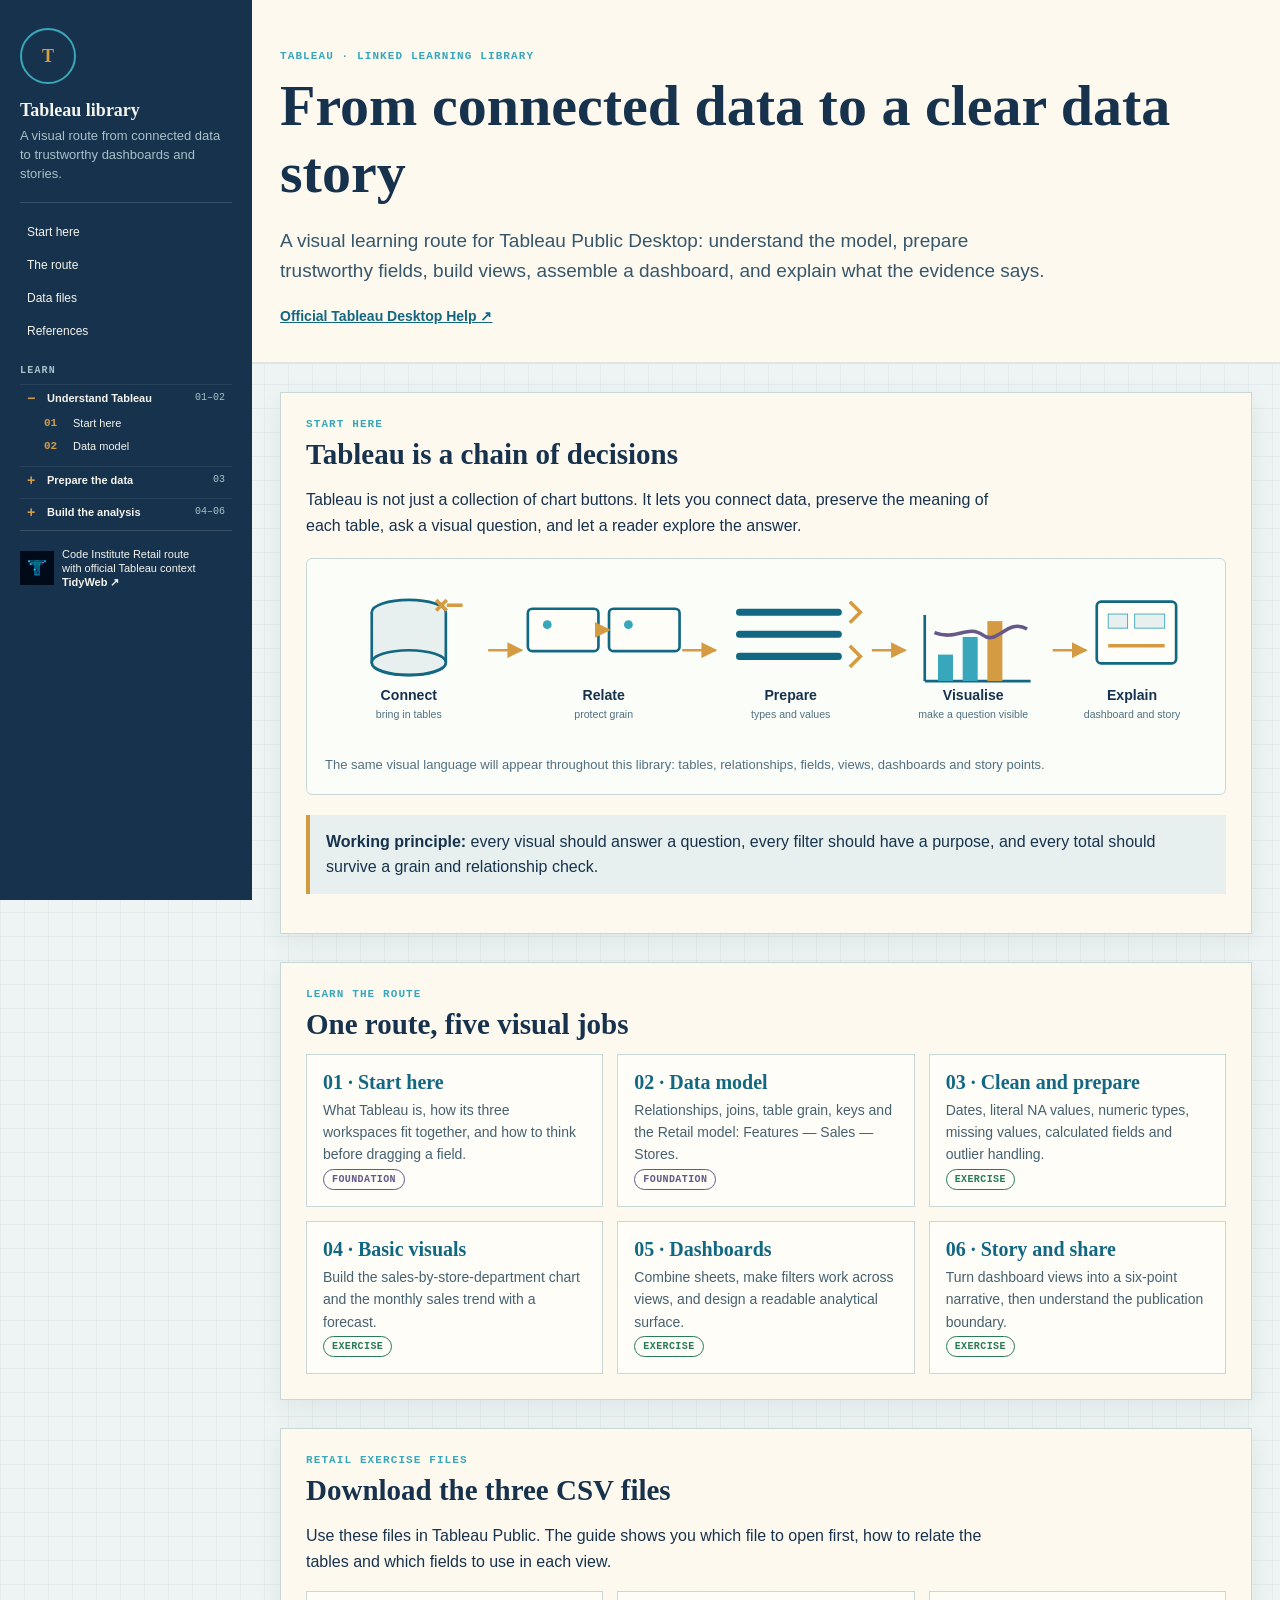
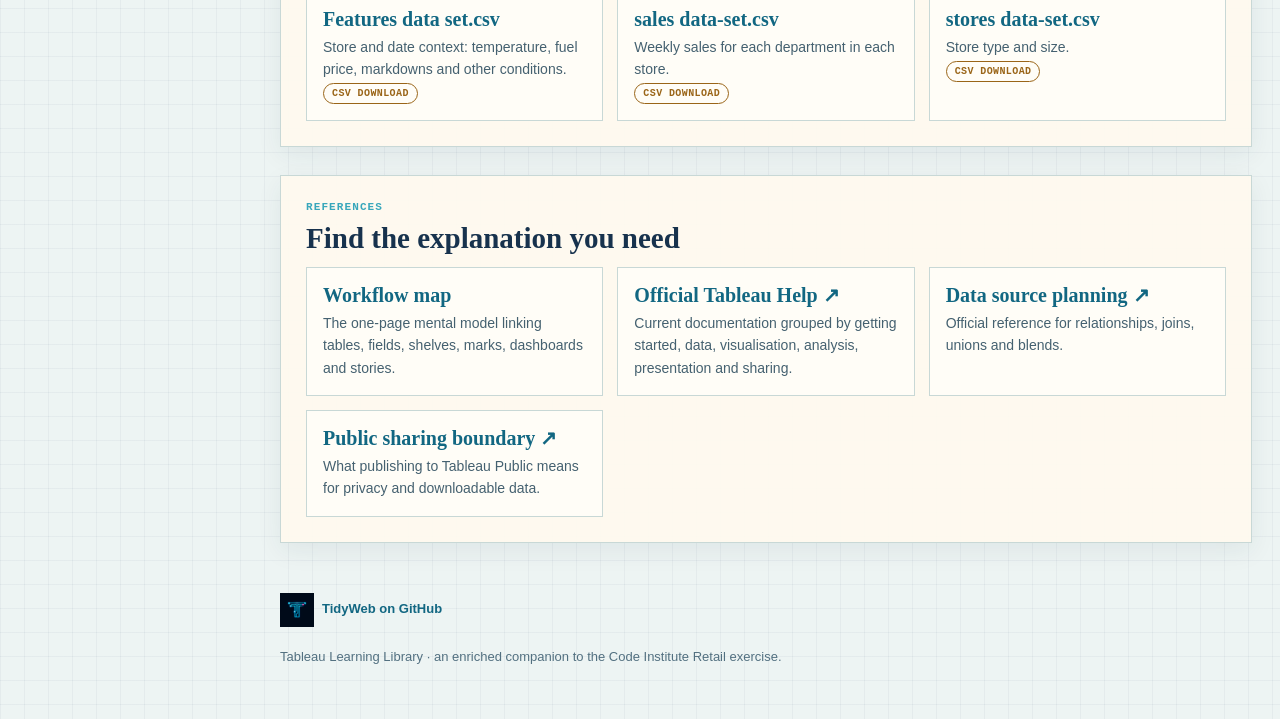
<file: index.html>
<!doctype html>
<html lang="en-GB"><head><meta charset="utf-8"><meta name="viewport" content="width=device-width, initial-scale=1"><title>Tableau Learning Library</title><link rel="stylesheet" href="assets/tableau-library.css"></head>
<body>
<aside class="rail">
  <a class="rail-home" href="index.html" aria-label="Tableau Learning Library home"><div class="rail-mark">T</div><h2>Tableau library</h2></a>
  <p class="rail-intro">A visual route from connected data to trustworthy dashboards and stories.</p>
  <div class="library-route"><a href="index.html#start">Start here</a><a href="index.html#route">The route</a><a href="index.html#files">Data files</a><a href="index.html#references">References</a></div>
  <p class="rail-label">Learn</p>
  <details class="nav-group" open><summary>Understand Tableau<small>01–02</small></summary><nav aria-label="Understand Tableau topics"><a href="guides/01-start-here.html"><span class="topic-no">01</span>Start here</a><a href="guides/02-data-model.html"><span class="topic-no">02</span>Data model</a></nav></details>
  <details class="nav-group"><summary>Prepare the data<small>03</small></summary><nav aria-label="Prepare the data topics"><a href="guides/03-clean-and-prepare.html"><span class="topic-no">03</span>Clean and prepare</a></nav></details>
  <details class="nav-group"><summary>Build the analysis<small>04–06</small></summary><nav aria-label="Build the analysis topics"><a href="guides/04-basic-visuals.html"><span class="topic-no">04</span>Basic visuals</a><a href="guides/05-dashboards.html"><span class="topic-no">05</span>Dashboards</a><a href="guides/06-story-and-share.html"><span class="topic-no">06</span>Story and share</a></nav></details>
  <a class="rail-footer tidyweb-credit" href="https://tidyweb.co.uk/" target="_blank" rel="noopener"><img src="assets/tidyweb_logo.png" alt="TidyWeb logo"><span>Code Institute Retail route<br>with official Tableau context<br><strong>TidyWeb ↗</strong></span></a>
</aside>
<header><div class="wrap"><p class="eyebrow">Tableau · linked learning library</p><h1>From connected data to a clear data story</h1><p class="lede">A visual learning route for Tableau Public Desktop: understand the model, prepare trustworthy fields, build views, assemble a dashboard, and explain what the evidence says.</p><p class="official-reference"><a href="https://help.tableau.com/current/pro/desktop/en-us/default.htm" rel="noopener" target="_blank">Official Tableau Desktop Help ↗</a></p></div></header>
<main><div class="wrap">
  <section id="start" class="section"><p class="label">Start here</p><h2>Tableau is a chain of decisions</h2><p>Tableau is not just a collection of chart buttons. It lets you connect data, preserve the meaning of each table, ask a visual question, and let a reader explore the answer.</p>
    <figure class="diagram"><svg viewBox="0 0 1000 190" role="img" aria-labelledby="flow-title flow-desc"><title id="flow-title">Tableau analysis workflow</title><desc id="flow-desc">Five illustrated stages: connect, relate, prepare, visualise, and explain.</desc><g font-family="Arial" text-anchor="middle"><g transform="translate(30,18)"><ellipse cx="65" cy="22" rx="42" ry="14" fill="#e7f0ee" stroke="#126782" stroke-width="3"/><path d="M23 22v57c0 19 84 19 84 0V22" fill="#e7f0ee" stroke="#126782" stroke-width="3"/><ellipse cx="65" cy="79" rx="42" ry="14" fill="#e7f0ee" stroke="#126782" stroke-width="3"/><path d="M96 8l12 12m-12 0l12-12" stroke="#d49b43" stroke-width="4"/><path d="M108 14h18" stroke="#d49b43" stroke-width="4"/></g><text x="95" y="140" fill="#17324d" font-weight="700">Connect</text><text x="95" y="160" fill="#527080" font-size="12">bring in tables</text><path d="M185 83h38" stroke="#d49b43" stroke-width="3" marker-end="url(#a)"/>
      <g transform="translate(230,26)"><rect x="0" y="10" width="80" height="48" rx="5" fill="#fffdf7" stroke="#126782" stroke-width="3"/><rect x="92" y="10" width="80" height="48" rx="5" fill="#fffdf7" stroke="#126782" stroke-width="3"/><path d="M80 34h12" stroke="#d49b43" stroke-width="3" marker-end="url(#a)"/><circle cx="22" cy="28" r="5" fill="#38a7bb"/><circle cx="114" cy="28" r="5" fill="#38a7bb"/></g><text x="316" y="140" fill="#17324d" font-weight="700">Relate</text><text x="316" y="160" fill="#527080" font-size="12">protect grain</text><path d="M405 83h38" stroke="#d49b43" stroke-width="3" marker-end="url(#a)"/>
      <g transform="translate(450,22)"><path d="M20 18h112M20 43h112M20 68h112" stroke="#126782" stroke-width="8" stroke-linecap="round"/><path d="M145 6l12 12-12 12" fill="none" stroke="#d49b43" stroke-width="4"/><path d="M145 56l12 12-12 12" fill="none" stroke="#d49b43" stroke-width="4"/></g><text x="528" y="140" fill="#17324d" font-weight="700">Prepare</text><text x="528" y="160" fill="#527080" font-size="12">types and values</text><path d="M620 83h38" stroke="#d49b43" stroke-width="3" marker-end="url(#a)"/>
      <g transform="translate(665,18)"><path d="M15 100V25M15 100h120" stroke="#126782" stroke-width="3"/><rect x="30" y="70" width="17" height="30" fill="#38a7bb"/><rect x="58" y="50" width="17" height="50" fill="#38a7bb"/><rect x="86" y="32" width="17" height="68" fill="#d49b43"/><path d="M26 45c25 10 38-10 55 3 16 12 28-20 50-7" fill="none" stroke="#665889" stroke-width="4"/></g><text x="735" y="140" fill="#17324d" font-weight="700">Visualise</text><text x="735" y="160" fill="#527080" font-size="12">make a question visible</text><path d="M825 83h38" stroke="#d49b43" stroke-width="3" marker-end="url(#a)"/>
      <g transform="translate(870,20)"><rect x="5" y="8" width="90" height="70" rx="5" fill="#fffdf7" stroke="#126782" stroke-width="3"/><rect x="18" y="22" width="22" height="16" fill="#e7f0ee" stroke="#38a7bb"/><rect x="48" y="22" width="34" height="16" fill="#e7f0ee" stroke="#38a7bb"/><path d="M18 58h64" stroke="#d49b43" stroke-width="4"/></g><text x="915" y="140" fill="#17324d" font-weight="700">Explain</text><text x="915" y="160" fill="#527080" font-size="12">dashboard and story</text><defs><marker id="a" viewBox="0 0 10 10" refX="9" refY="5" markerWidth="6" markerHeight="6" orient="auto-start-reverse"><path d="M0 0L10 5L0 10z" fill="#d49b43"/></marker></defs></g></svg><figcaption>The same visual language will appear throughout this library: tables, relationships, fields, views, dashboards and story points.</figcaption></figure>
    <div class="callout"><strong>Working principle:</strong> every visual should answer a question, every filter should have a purpose, and every total should survive a grain and relationship check.</div>
  </section>
  <section id="route" class="section"><p class="label">Learn the route</p><h2>One route, five visual jobs</h2><div class="grid">
    <a class="card" href="guides/01-start-here.html"><h3>01 · Start here</h3><p>What Tableau is, how its three workspaces fit together, and how to think before dragging a field.</p><p><span class="status concept">foundation</span></p></a>
    <a class="card" href="guides/02-data-model.html"><h3>02 · Data model</h3><p>Relationships, joins, table grain, keys and the Retail model: Features — Sales — Stores.</p><p><span class="status concept">foundation</span></p></a>
    <a class="card" href="guides/03-clean-and-prepare.html"><h3>03 · Clean and prepare</h3><p>Dates, literal NA values, numeric types, missing values, calculated fields and outlier handling.</p><p><span class="status ready">exercise</span></p></a>
    <a class="card" href="guides/04-basic-visuals.html"><h3>04 · Basic visuals</h3><p>Build the sales-by-store-department chart and the monthly sales trend with a forecast.</p><p><span class="status ready">exercise</span></p></a>
    <a class="card" href="guides/05-dashboards.html"><h3>05 · Dashboards</h3><p>Combine sheets, make filters work across views, and design a readable analytical surface.</p><p><span class="status ready">exercise</span></p></a>
    <a class="card" href="guides/06-story-and-share.html"><h3>06 · Story and share</h3><p>Turn dashboard views into a six-point narrative, then understand the publication boundary.</p><p><span class="status ready">exercise</span></p></a>
  </div></section>
  <section id="files" class="section practical"><p class="label">Retail exercise files</p><h2>Download the three CSV files</h2><p>Use these files in Tableau Public. The guide shows you which file to open first, how to relate the tables and which fields to use in each view.</p><div class="grid"><a class="card" href="datasets/Features%20data%20set.csv"><h3>Features data set.csv</h3><p>Store and date context: temperature, fuel price, markdowns and other conditions.</p><p><span class="status source">CSV download</span></p></a><a class="card" href="datasets/sales%20data-set.csv"><h3>sales data-set.csv</h3><p>Weekly sales for each department in each store.</p><p><span class="status source">CSV download</span></p></a><a class="card" href="datasets/stores%20data-set.csv"><h3>stores data-set.csv</h3><p>Store type and size.</p><p><span class="status source">CSV download</span></p></a></div></section>
  <section id="references" class="section"><p class="label">References</p><h2>Find the explanation you need</h2><div class="grid"><a class="card" href="references/workflow.html"><h3>Workflow map</h3><p>The one-page mental model linking tables, fields, shelves, marks, dashboards and stories.</p></a><a class="card" href="https://help.tableau.com/current/pro/desktop/en-us/default.htm" target="_blank" rel="noopener"><h3>Official Tableau Help ↗</h3><p>Current documentation grouped by getting started, data, visualisation, analysis, presentation and sharing.</p></a><a class="card" href="https://help.tableau.com/current/pro/desktop/en-us/datasource_plan.htm" target="_blank" rel="noopener"><h3>Data source planning ↗</h3><p>Official reference for relationships, joins, unions and blends.</p></a><a class="card" href="https://help.tableau.com/current/pro/desktop/en-us/publish_workbooks_tableaupublic.htm" target="_blank" rel="noopener"><h3>Public sharing boundary ↗</h3><p>What publishing to Tableau Public means for privacy and downloadable data.</p></a></div></section>
</div></main><footer><div class="wrap"><a class="tidyweb-footer" href="https://tidyweb.co.uk/" target="_blank" rel="noopener"><img src="assets/tidyweb_logo.png" alt="TidyWeb logo"><span>TidyWeb on GitHub</span></a><p>Tableau Learning Library · an enriched companion to the Code Institute Retail exercise.</p></div></footer>
</body></html>
</file>
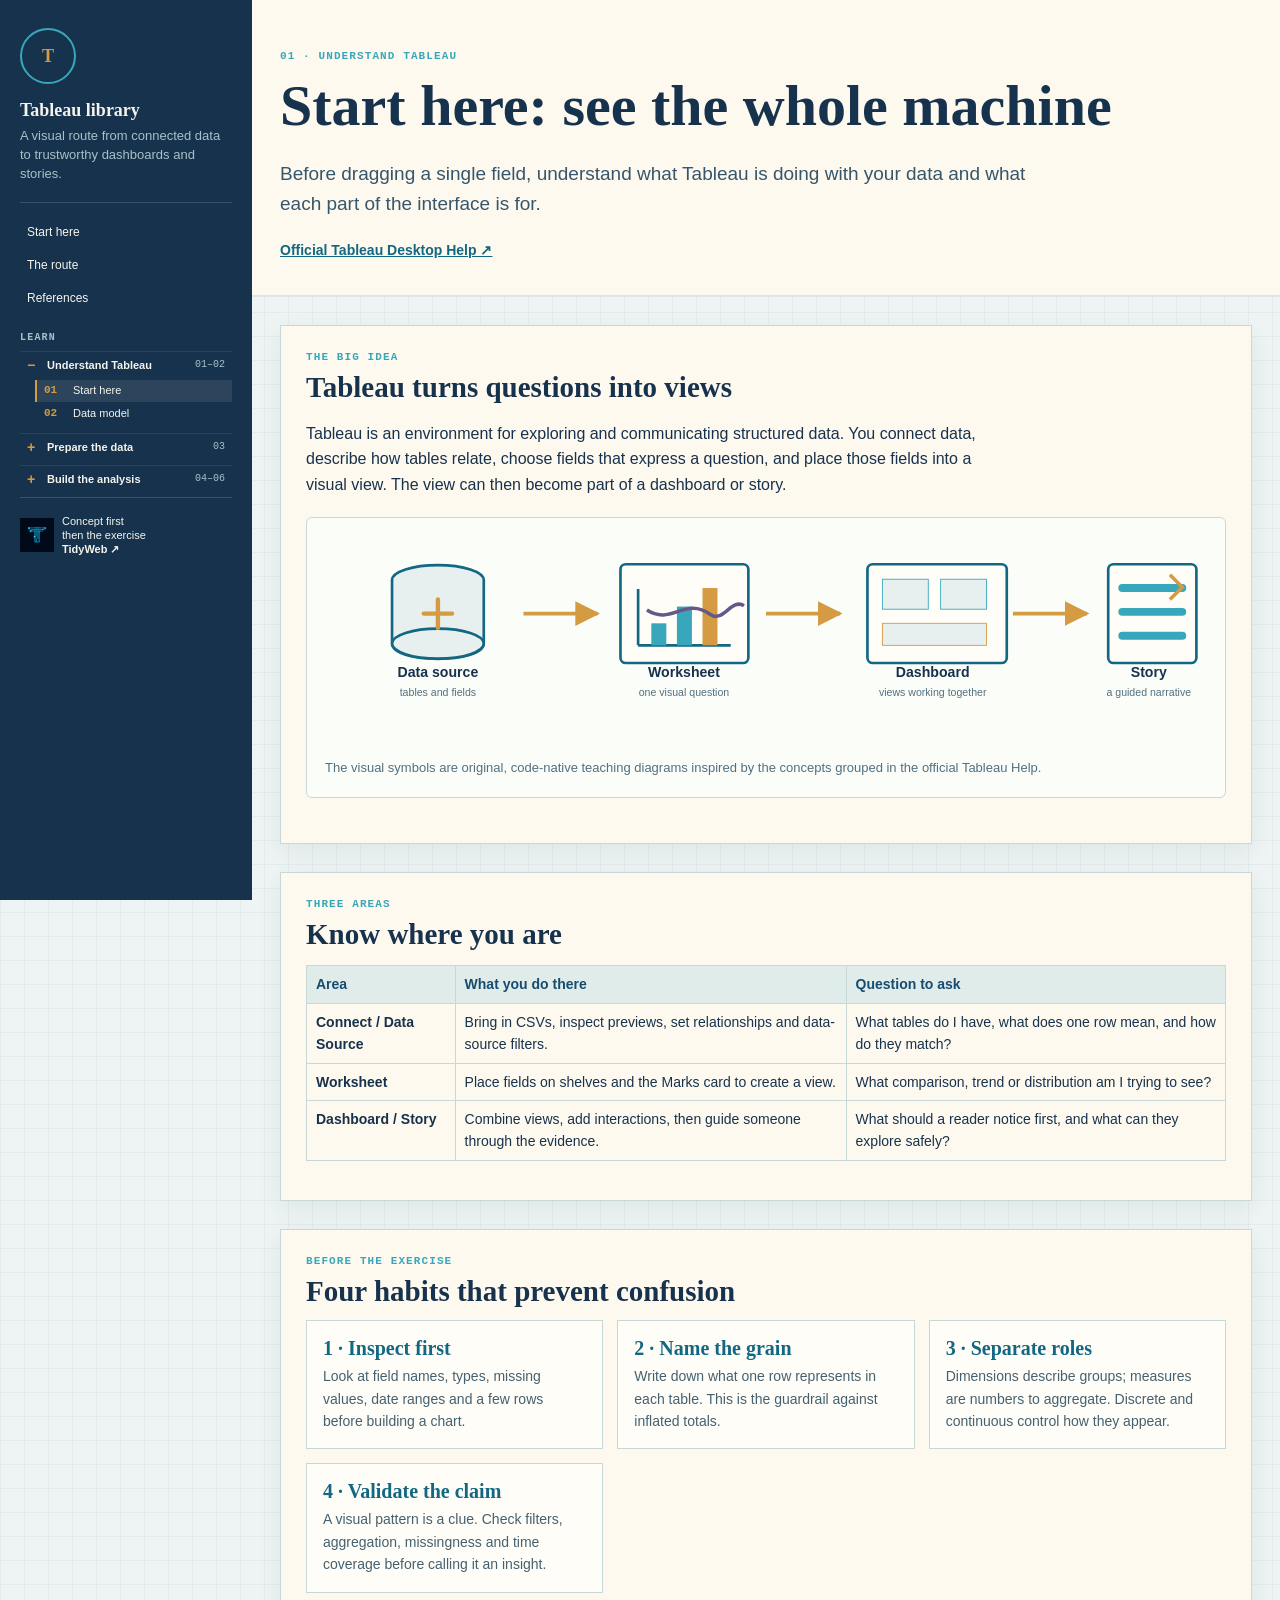
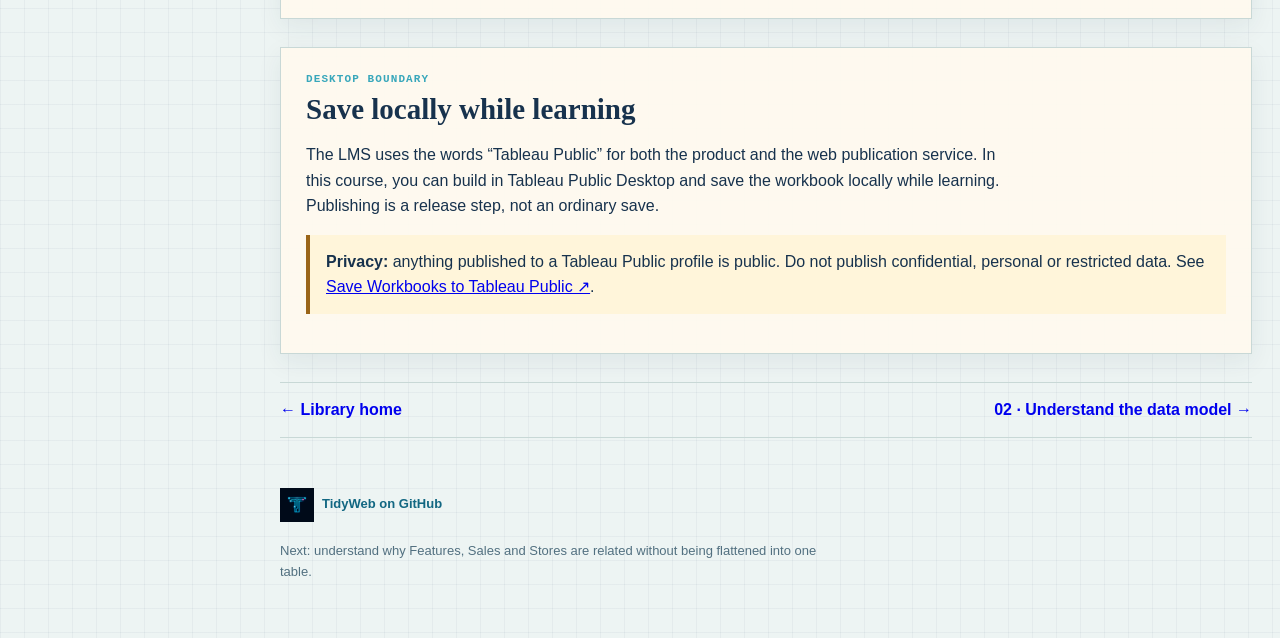
<file: guides/01-start-here.html>
<!doctype html>
<html lang="en-GB"><head><meta charset="utf-8"><meta name="viewport" content="width=device-width, initial-scale=1"><title>01 · Start here — Tableau Learning Library</title><link rel="stylesheet" href="../assets/tableau-library.css"></head>
<body>
<aside class="rail"><a class="rail-home" href="../index.html"><div class="rail-mark">T</div><h2>Tableau library</h2></a><p class="rail-intro">A visual route from connected data to trustworthy dashboards and stories.</p><div class="library-route"><a href="../index.html#start">Start here</a><a href="../index.html#route">The route</a><a href="../index.html#references">References</a></div><p class="rail-label">Learn</p><details class="nav-group" open><summary>Understand Tableau<small>01–02</small></summary><nav aria-label="Understand Tableau topics"><a href="01-start-here.html" aria-current="page"><span class="topic-no">01</span>Start here</a><a href="02-data-model.html"><span class="topic-no">02</span>Data model</a></nav></details><details class="nav-group"><summary>Prepare the data<small>03</small></summary><nav aria-label="Prepare the data topics"><a href="03-clean-and-prepare.html"><span class="topic-no">03</span>Clean and prepare</a></nav></details><details class="nav-group"><summary>Build the analysis<small>04–06</small></summary><nav aria-label="Build the analysis topics"><a href="04-basic-visuals.html"><span class="topic-no">04</span>Basic visuals</a><a href="05-dashboards.html"><span class="topic-no">05</span>Dashboards</a><a href="06-story-and-share.html"><span class="topic-no">06</span>Story and share</a></nav></details><a class="rail-footer tidyweb-credit" href="https://tidyweb.co.uk/" target="_blank" rel="noopener"><img src="../assets/tidyweb_logo.png" alt="TidyWeb logo"><span>Concept first<br>then the exercise<br><strong>TidyWeb ↗</strong></span></a></aside>
<header><div class="wrap"><p class="eyebrow">01 · Understand Tableau</p><h1>Start here: see the whole machine</h1><p class="lede">Before dragging a single field, understand what Tableau is doing with your data and what each part of the interface is for.</p><p class="official-reference"><a href="https://help.tableau.com/current/pro/desktop/en-us/default.htm" target="_blank" rel="noopener">Official Tableau Desktop Help ↗</a></p></div></header>
<main><div class="wrap">
<section class="section"><p class="label">The big idea</p><h2>Tableau turns questions into views</h2><p>Tableau is an environment for exploring and communicating structured data. You connect data, describe how tables relate, choose fields that express a question, and place those fields into a visual view. The view can then become part of a dashboard or story.</p><figure class="diagram"><svg viewBox="0 0 1000 240" role="img" aria-labelledby="concept-title concept-desc"><title id="concept-title">Tableau concepts: data, view, dashboard and story</title><desc id="concept-desc">A database cylinder flows into a worksheet, then a dashboard, then a story.</desc><g font-family="Arial" text-anchor="middle"><g transform="translate(56,26)"><ellipse cx="72" cy="24" rx="52" ry="17" fill="#e7f0ee" stroke="#126782" stroke-width="3"/><path d="M20 24v72c0 23 104 23 104 0V24" fill="#e7f0ee" stroke="#126782" stroke-width="3"/><ellipse cx="72" cy="96" rx="52" ry="17" fill="#e7f0ee" stroke="#126782" stroke-width="3"/><path d="M72 46v32M56 62h32" stroke="#d49b43" stroke-width="5" stroke-linecap="round"/></g><text x="128" y="160" fill="#17324d" font-weight="700">Data source</text><text x="128" y="181" fill="#527080" font-size="12">tables and fields</text><path d="M225 88h84" stroke="#d49b43" stroke-width="4" marker-end="url(#arrow)"/>
<g transform="translate(330,24)"><rect x="5" y="8" width="145" height="112" rx="6" fill="#fffdf7" stroke="#126782" stroke-width="3"/><path d="M25 100V36M25 100h105" stroke="#126782" stroke-width="3"/><rect x="40" y="75" width="17" height="25" fill="#38a7bb"/><rect x="69" y="56" width="17" height="44" fill="#38a7bb"/><rect x="98" y="35" width="17" height="65" fill="#d49b43"/><path d="M35 60c28 18 43-16 72 5 14 10 24-19 38-10" fill="none" stroke="#665889" stroke-width="4"/></g><text x="407" y="160" fill="#17324d" font-weight="700">Worksheet</text><text x="407" y="181" fill="#527080" font-size="12">one visual question</text><path d="M500 88h84" stroke="#d49b43" stroke-width="4" marker-end="url(#arrow)"/>
<g transform="translate(610,24)"><rect x="5" y="8" width="158" height="112" rx="6" fill="#fffdf7" stroke="#126782" stroke-width="3"/><rect x="22" y="25" width="52" height="34" fill="#e7f0ee" stroke="#38a7bb"/><rect x="88" y="25" width="52" height="34" fill="#e7f0ee" stroke="#38a7bb"/><rect x="22" y="75" width="118" height="25" fill="#e7f0ee" stroke="#d49b43"/></g><text x="689" y="160" fill="#17324d" font-weight="700">Dashboard</text><text x="689" y="181" fill="#527080" font-size="12">views working together</text><path d="M780 88h84" stroke="#d49b43" stroke-width="4" marker-end="url(#arrow)"/>
<g transform="translate(884,24)"><rect x="4" y="8" width="100" height="112" rx="6" fill="#fffdf7" stroke="#126782" stroke-width="3"/><path d="M20 35h68M20 62h68M20 89h68" stroke="#38a7bb" stroke-width="9" stroke-linecap="round"/><path d="M74 20l14 14-14 14" fill="none" stroke="#d49b43" stroke-width="4"/></g><text x="934" y="160" fill="#17324d" font-weight="700">Story</text><text x="934" y="181" fill="#527080" font-size="12">a guided narrative</text><defs><marker id="arrow" viewBox="0 0 10 10" refX="9" refY="5" markerWidth="7" markerHeight="7" orient="auto"><path d="M0 0L10 5L0 10z" fill="#d49b43"/></marker></defs></g></svg><figcaption>The visual symbols are original, code-native teaching diagrams inspired by the concepts grouped in the official Tableau Help.</figcaption></figure></section>

<section class="section"><p class="label">Three areas</p><h2>Know where you are</h2><table><thead><tr><th>Area</th><th>What you do there</th><th>Question to ask</th></tr></thead><tbody><tr><td><strong>Connect / Data Source</strong></td><td>Bring in CSVs, inspect previews, set relationships and data-source filters.</td><td>What tables do I have, what does one row mean, and how do they match?</td></tr><tr><td><strong>Worksheet</strong></td><td>Place fields on shelves and the Marks card to create a view.</td><td>What comparison, trend or distribution am I trying to see?</td></tr><tr><td><strong>Dashboard / Story</strong></td><td>Combine views, add interactions, then guide someone through the evidence.</td><td>What should a reader notice first, and what can they explore safely?</td></tr></tbody></table></section>

<section class="section"><p class="label">Before the exercise</p><h2>Four habits that prevent confusion</h2><div class="grid"><div class="card"><h3>1 · Inspect first</h3><p>Look at field names, types, missing values, date ranges and a few rows before building a chart.</p></div><div class="card"><h3>2 · Name the grain</h3><p>Write down what one row represents in each table. This is the guardrail against inflated totals.</p></div><div class="card"><h3>3 · Separate roles</h3><p>Dimensions describe groups; measures are numbers to aggregate. Discrete and continuous control how they appear.</p></div><div class="card"><h3>4 · Validate the claim</h3><p>A visual pattern is a clue. Check filters, aggregation, missingness and time coverage before calling it an insight.</p></div></div></section>

<section class="section"><p class="label">Desktop boundary</p><h2>Save locally while learning</h2><p>The LMS uses the words “Tableau Public” for both the product and the web publication service. In this course, you can build in Tableau Public Desktop and save the workbook locally while learning. Publishing is a release step, not an ordinary save.</p><div class="callout warning"><strong>Privacy:</strong> anything published to a Tableau Public profile is public. Do not publish confidential, personal or restricted data. See <a href="https://help.tableau.com/current/pro/desktop/en-us/publish_workbooks_tableaupublic.htm" target="_blank" rel="noopener">Save Workbooks to Tableau Public ↗</a>.</div></section>

<div class="pager"><a href="../index.html">← Library home</a><a href="02-data-model.html">02 · Understand the data model →</a></div>
</div></main><footer><div class="wrap"><a class="tidyweb-footer" href="https://tidyweb.co.uk/" target="_blank" rel="noopener"><img src="../assets/tidyweb_logo.png" alt="TidyWeb logo"><span>TidyWeb on GitHub</span></a><p>Next: understand why Features, Sales and Stores are related without being flattened into one table.</p></div></footer>
</body></html>
</file>
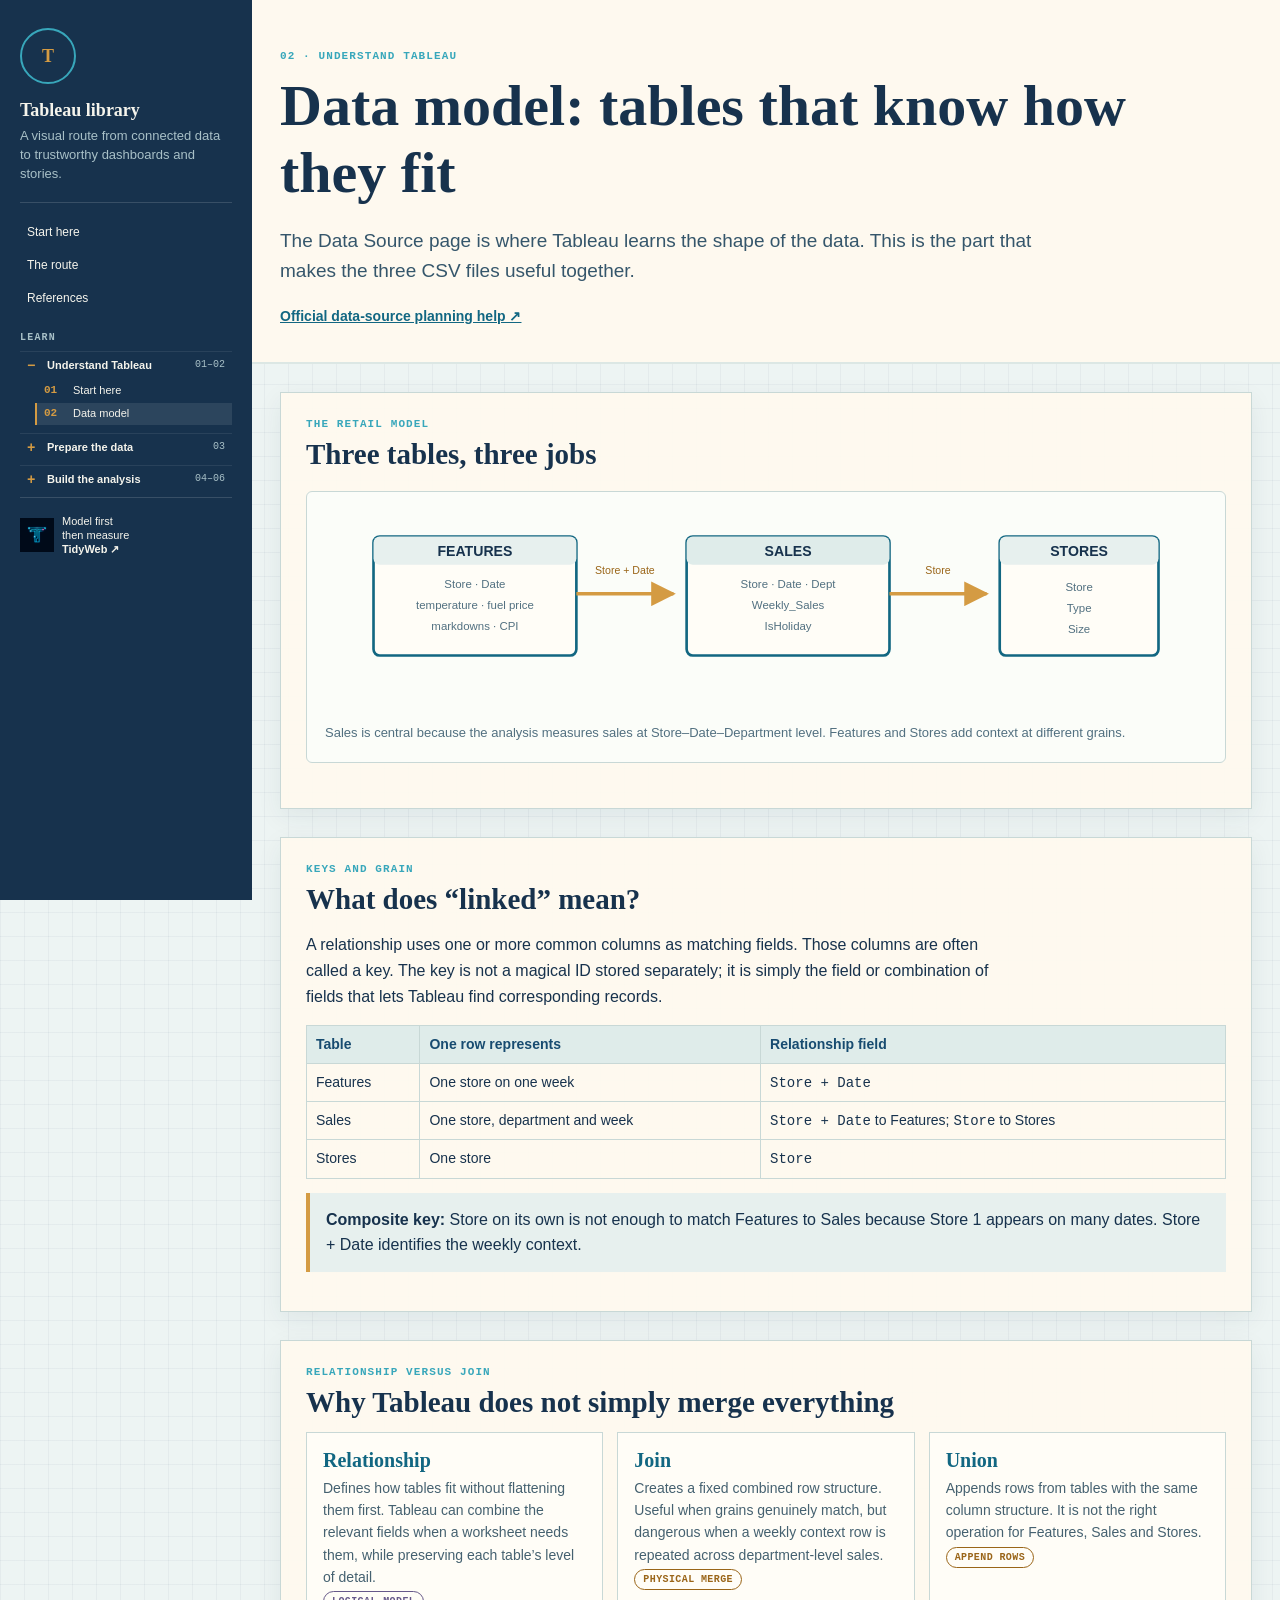
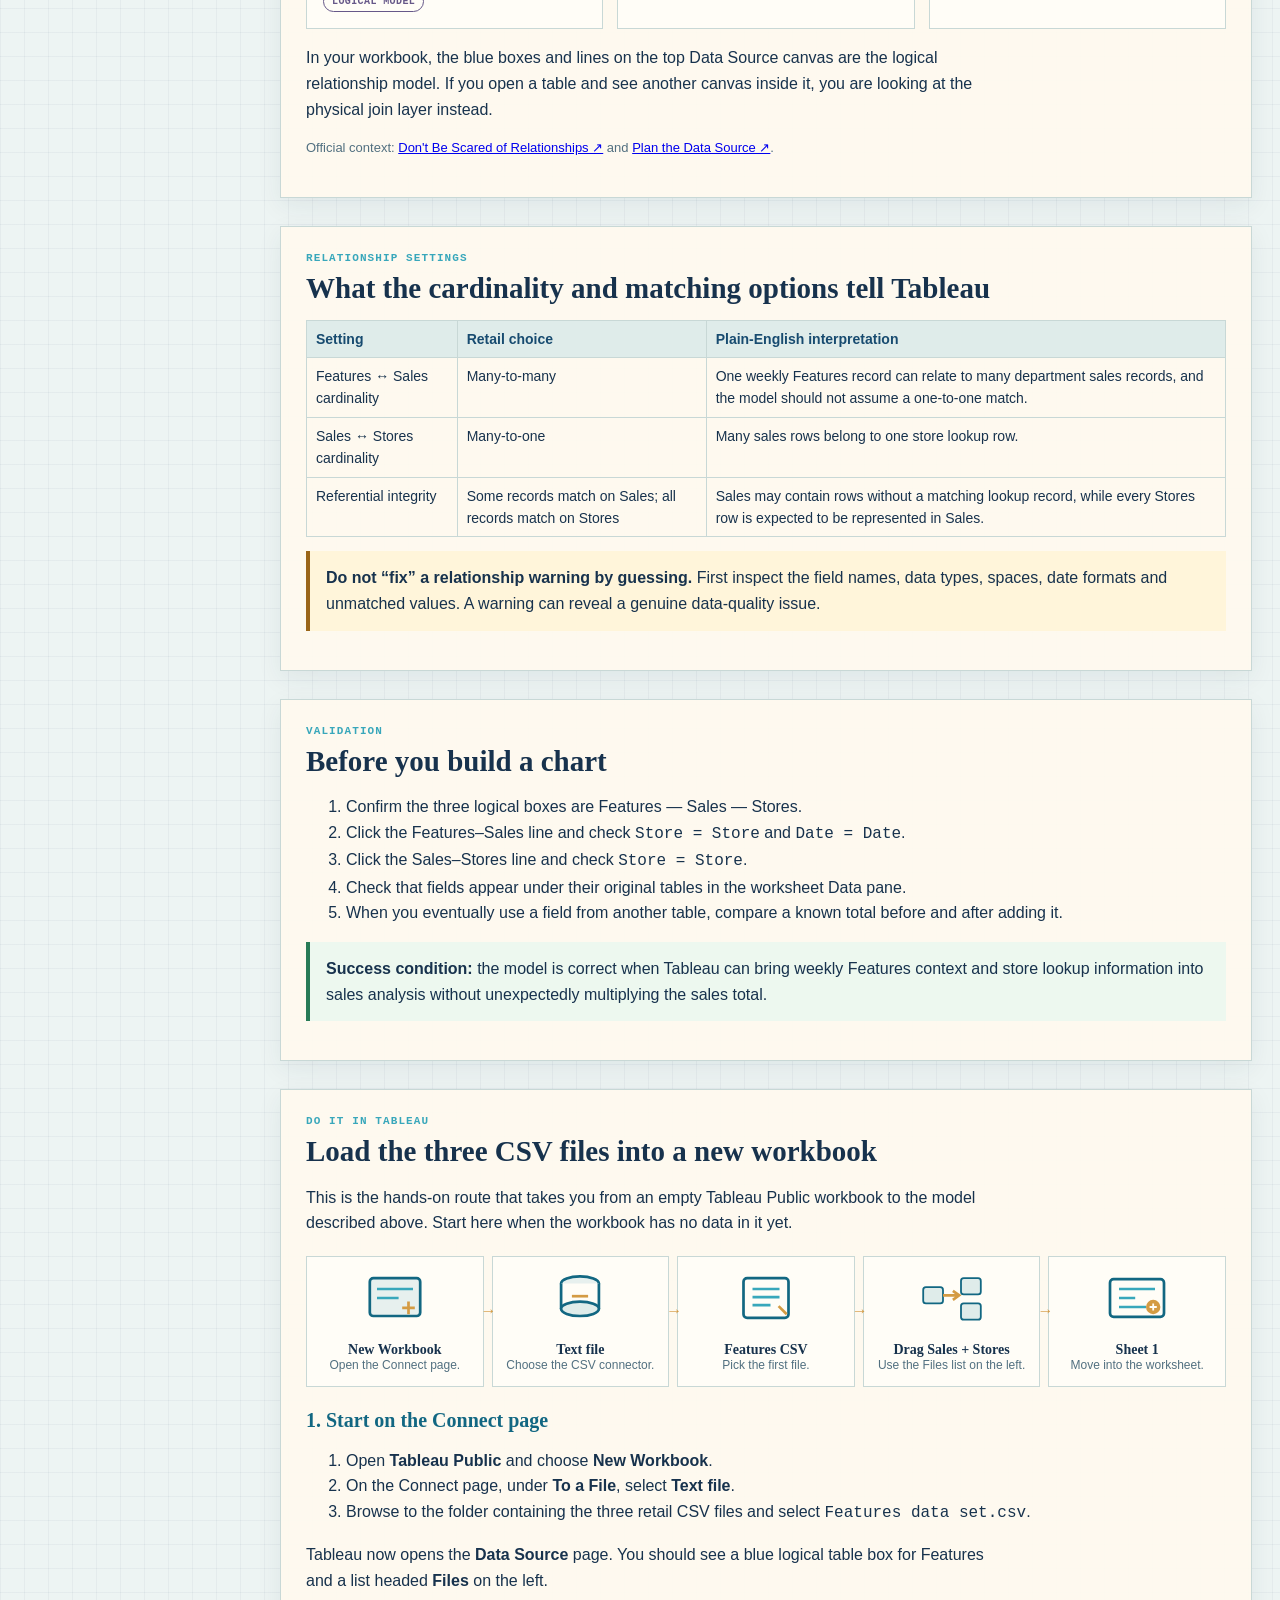
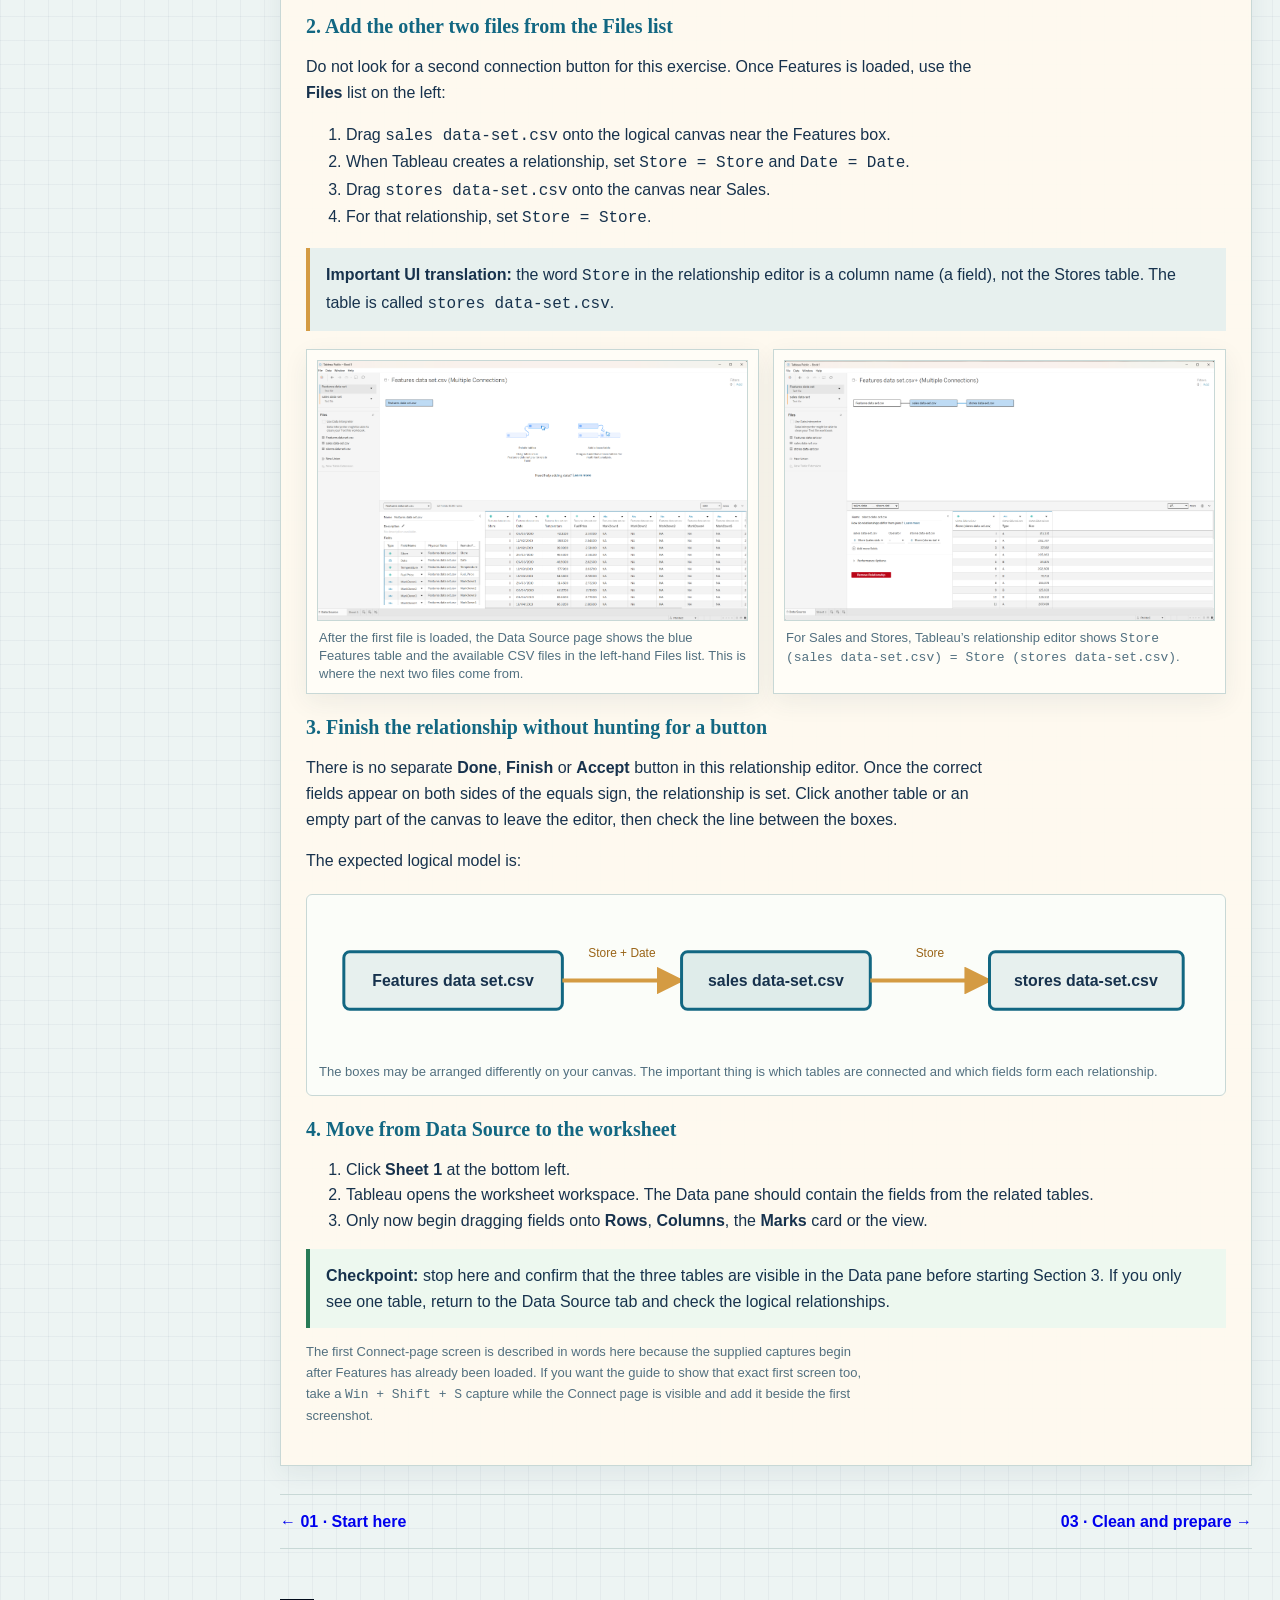
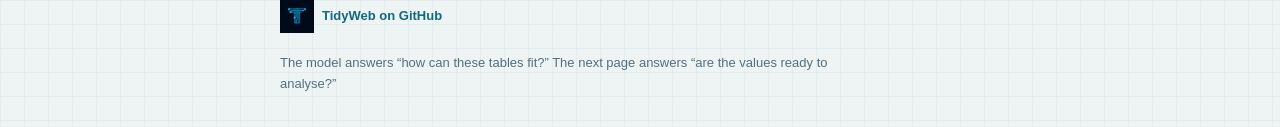
<file: guides/02-data-model.html>
<!doctype html>
<html lang="en-GB"><head><meta charset="utf-8"><meta name="viewport" content="width=device-width, initial-scale=1"><title>02 · Data model — Tableau Learning Library</title><link rel="stylesheet" href="../assets/tableau-library.css"></head>
<body>
<aside class="rail"><a class="rail-home" href="../index.html"><div class="rail-mark">T</div><h2>Tableau library</h2></a><p class="rail-intro">A visual route from connected data to trustworthy dashboards and stories.</p><div class="library-route"><a href="../index.html#start">Start here</a><a href="../index.html#route">The route</a><a href="../index.html#references">References</a></div><p class="rail-label">Learn</p><details class="nav-group" open><summary>Understand Tableau<small>01–02</small></summary><nav aria-label="Understand Tableau topics"><a href="01-start-here.html"><span class="topic-no">01</span>Start here</a><a href="02-data-model.html" aria-current="page"><span class="topic-no">02</span>Data model</a></nav></details><details class="nav-group"><summary>Prepare the data<small>03</small></summary><nav aria-label="Prepare the data topics"><a href="03-clean-and-prepare.html"><span class="topic-no">03</span>Clean and prepare</a></nav></details><details class="nav-group"><summary>Build the analysis<small>04–06</small></summary><nav aria-label="Build the analysis topics"><a href="04-basic-visuals.html"><span class="topic-no">04</span>Basic visuals</a><a href="05-dashboards.html"><span class="topic-no">05</span>Dashboards</a><a href="06-story-and-share.html"><span class="topic-no">06</span>Story and share</a></nav></details><a class="rail-footer tidyweb-credit" href="https://tidyweb.co.uk/" target="_blank" rel="noopener"><img src="../assets/tidyweb_logo.png" alt="TidyWeb logo"><span>Model first<br>then measure<br><strong>TidyWeb ↗</strong></span></a></aside>
<header><div class="wrap"><p class="eyebrow">02 · Understand Tableau</p><h1>Data model: tables that know how they fit</h1><p class="lede">The Data Source page is where Tableau learns the shape of the data. This is the part that makes the three CSV files useful together.</p><p class="official-reference"><a href="https://help.tableau.com/current/pro/desktop/en-us/datasource_plan.htm" target="_blank" rel="noopener">Official data-source planning help ↗</a></p></div></header>
<main><div class="wrap">
<section class="section"><p class="label">The Retail model</p><h2>Three tables, three jobs</h2><figure class="diagram"><svg viewBox="0 0 1000 230" role="img" aria-labelledby="model-title model-desc"><title id="model-title">Features, Sales and Stores relationship model</title><desc id="model-desc">Features connects to Sales using Store and Date. Sales connects to Stores using Store.</desc><g font-family="Arial" text-anchor="middle"><g transform="translate(55,30)"><rect x="0" y="0" width="230" height="135" rx="7" fill="#fffdf7" stroke="#126782" stroke-width="3"/><rect x="0" y="0" width="230" height="32" rx="7" fill="#e7f0ee"/><text x="115" y="22" fill="#17324d" font-weight="700">FEATURES</text><text x="115" y="58" fill="#527080" font-size="13">Store · Date</text><text x="115" y="82" fill="#527080" font-size="13">temperature · fuel price</text><text x="115" y="106" fill="#527080" font-size="13">markdowns · CPI</text></g><path d="M285 95h110" stroke="#d49b43" stroke-width="4" marker-end="url(#m)"/><text x="340" y="73" fill="#9a6518" font-size="12">Store + Date</text><g transform="translate(410,30)"><rect x="0" y="0" width="230" height="135" rx="7" fill="#fffdf7" stroke="#126782" stroke-width="3"/><rect x="0" y="0" width="230" height="32" rx="7" fill="#dfecea"/><text x="115" y="22" fill="#17324d" font-weight="700">SALES</text><text x="115" y="58" fill="#527080" font-size="13">Store · Date · Dept</text><text x="115" y="82" fill="#527080" font-size="13">Weekly_Sales</text><text x="115" y="106" fill="#527080" font-size="13">IsHoliday</text></g><path d="M640 95h110" stroke="#d49b43" stroke-width="4" marker-end="url(#m)"/><text x="695" y="73" fill="#9a6518" font-size="12">Store</text><g transform="translate(765,30)"><rect x="0" y="0" width="180" height="135" rx="7" fill="#fffdf7" stroke="#126782" stroke-width="3"/><rect x="0" y="0" width="180" height="32" rx="7" fill="#e7f0ee"/><text x="90" y="22" fill="#17324d" font-weight="700">STORES</text><text x="90" y="62" fill="#527080" font-size="13">Store</text><text x="90" y="86" fill="#527080" font-size="13">Type</text><text x="90" y="110" fill="#527080" font-size="13">Size</text></g><defs><marker id="m" viewBox="0 0 10 10" refX="9" refY="5" markerWidth="7" markerHeight="7" orient="auto"><path d="M0 0L10 5L0 10z" fill="#d49b43"/></marker></defs></g></svg><figcaption>Sales is central because the analysis measures sales at Store–Date–Department level. Features and Stores add context at different grains.</figcaption></figure></section>

<section class="section"><p class="label">Keys and grain</p><h2>What does “linked” mean?</h2><p>A relationship uses one or more common columns as matching fields. Those columns are often called a key. The key is not a magical ID stored separately; it is simply the field or combination of fields that lets Tableau find corresponding records.</p><table><thead><tr><th>Table</th><th>One row represents</th><th>Relationship field</th></tr></thead><tbody><tr><td>Features</td><td>One store on one week</td><td><code>Store + Date</code></td></tr><tr><td>Sales</td><td>One store, department and week</td><td><code>Store + Date</code> to Features; <code>Store</code> to Stores</td></tr><tr><td>Stores</td><td>One store</td><td><code>Store</code></td></tr></tbody></table><div class="callout"><strong>Composite key:</strong> Store on its own is not enough to match Features to Sales because Store 1 appears on many dates. Store + Date identifies the weekly context.</div></section>

<section class="section"><p class="label">Relationship versus join</p><h2>Why Tableau does not simply merge everything</h2><div class="grid"><div class="card"><h3>Relationship</h3><p>Defines how tables fit without flattening them first. Tableau can combine the relevant fields when a worksheet needs them, while preserving each table’s level of detail.</p><p><span class="status concept">logical model</span></p></div><div class="card"><h3>Join</h3><p>Creates a fixed combined row structure. Useful when grains genuinely match, but dangerous when a weekly context row is repeated across department-level sales.</p><p><span class="status source">physical merge</span></p></div><div class="card"><h3>Union</h3><p>Appends rows from tables with the same column structure. It is not the right operation for Features, Sales and Stores.</p><p><span class="status source">append rows</span></p></div></div><p>In your workbook, the blue boxes and lines on the top Data Source canvas are the logical relationship model. If you open a table and see another canvas inside it, you are looking at the physical join layer instead.</p><p class="small">Official context: <a href="https://help.tableau.com/current/pro/desktop/en-us/datasource_dont_be_scared.htm" target="_blank" rel="noopener">Don't Be Scared of Relationships ↗</a> and <a href="https://help.tableau.com/current/pro/desktop/en-us/datasource_plan.htm" target="_blank" rel="noopener">Plan the Data Source ↗</a>.</p></section>

<section class="section"><p class="label">Relationship settings</p><h2>What the cardinality and matching options tell Tableau</h2><table><thead><tr><th>Setting</th><th>Retail choice</th><th>Plain-English interpretation</th></tr></thead><tbody><tr><td>Features ↔ Sales cardinality</td><td>Many-to-many</td><td>One weekly Features record can relate to many department sales records, and the model should not assume a one-to-one match.</td></tr><tr><td>Sales ↔ Stores cardinality</td><td>Many-to-one</td><td>Many sales rows belong to one store lookup row.</td></tr><tr><td>Referential integrity</td><td>Some records match on Sales; all records match on Stores</td><td>Sales may contain rows without a matching lookup record, while every Stores row is expected to be represented in Sales.</td></tr></tbody></table><div class="callout warning"><strong>Do not “fix” a relationship warning by guessing.</strong> First inspect the field names, data types, spaces, date formats and unmatched values. A warning can reveal a genuine data-quality issue.</div></section>

<section class="section"><p class="label">Validation</p><h2>Before you build a chart</h2><ol><li>Confirm the three logical boxes are Features — Sales — Stores.</li><li>Click the Features–Sales line and check <code>Store = Store</code> and <code>Date = Date</code>.</li><li>Click the Sales–Stores line and check <code>Store = Store</code>.</li><li>Check that fields appear under their original tables in the worksheet Data pane.</li><li>When you eventually use a field from another table, compare a known total before and after adding it.</li></ol><div class="callout good"><strong>Success condition:</strong> the model is correct when Tableau can bring weekly Features context and store lookup information into sales analysis without unexpectedly multiplying the sales total.</div></section>

<section class="section practical"><p class="label">Do it in Tableau</p><h2>Load the three CSV files into a new workbook</h2><p>This is the hands-on route that takes you from an empty Tableau Public workbook to the model described above. Start here when the workbook has no data in it yet.</p><div class="route-grid load-route"><div class="route-step"><div class="icon"><svg viewBox="0 0 80 60" role="img" aria-label="New workbook"><rect x="12" y="8" width="56" height="42" rx="4" fill="#e7f0ee" stroke="#126782" stroke-width="3"/><path d="M20 20h40M20 30h24" stroke="#38a7bb" stroke-width="3"/><path d="M55 34v14M48 41h14" stroke="#d49b43" stroke-width="3"/></svg></div><strong>New Workbook</strong><span>Open the Connect page.</span></div><div class="route-step"><div class="icon"><svg viewBox="0 0 80 60" role="img" aria-label="Text file connector"><ellipse cx="40" cy="14" rx="21" ry="8" fill="#e7f0ee" stroke="#126782" stroke-width="3"/><path d="M19 14v28c0 5 42 5 42 0V14" fill="#fffdf7" stroke="#126782" stroke-width="3"/><ellipse cx="40" cy="42" rx="21" ry="8" fill="#dfecea" stroke="#126782" stroke-width="3"/><path d="M31 28h18" stroke="#d49b43" stroke-width="3"/></svg></div><strong>Text file</strong><span>Choose the CSV connector.</span></div><div class="route-step"><div class="icon"><svg viewBox="0 0 80 60" role="img" aria-label="Features CSV"><rect x="15" y="8" width="50" height="44" rx="4" fill="#fffdf7" stroke="#126782" stroke-width="3"/><path d="M25 20h30M25 29h30M25 38h20" stroke="#38a7bb" stroke-width="3"/><path d="M54 39l9 9" stroke="#d49b43" stroke-width="3"/></svg></div><strong>Features CSV</strong><span>Pick the first file.</span></div><div class="route-step"><div class="icon"><svg viewBox="0 0 80 60" role="img" aria-label="Drag files"><rect x="8" y="18" width="22" height="18" rx="3" fill="#dfecea" stroke="#126782" stroke-width="2"/><rect x="50" y="8" width="22" height="18" rx="3" fill="#dfecea" stroke="#126782" stroke-width="2"/><rect x="50" y="36" width="22" height="18" rx="3" fill="#dfecea" stroke="#126782" stroke-width="2"/><path d="M30 27h18M41 22l7 5-7 5" fill="none" stroke="#d49b43" stroke-width="3"/></svg></div><strong>Drag Sales + Stores</strong><span>Use the Files list on the left.</span></div><div class="route-step"><div class="icon"><svg viewBox="0 0 80 60" role="img" aria-label="Sheet 1"><rect x="10" y="9" width="60" height="42" rx="4" fill="#fffdf7" stroke="#126782" stroke-width="3"/><path d="M20 20h40M20 30h18M20 40h30" stroke="#38a7bb" stroke-width="3"/><circle cx="58" cy="40" r="8" fill="#d49b43"/><path d="M54 40h8M58 36v8" stroke="#fffdf7" stroke-width="2"/></svg></div><strong>Sheet 1</strong><span>Move into the worksheet.</span></div></div>
<h3>1. Start on the Connect page</h3><ol><li>Open <strong>Tableau Public</strong> and choose <strong>New Workbook</strong>.</li><li>On the Connect page, under <strong>To a File</strong>, select <strong>Text file</strong>.</li><li>Browse to the folder containing the three retail CSV files and select <code>Features data set.csv</code>.</li></ol><p>Tableau now opens the <strong>Data Source</strong> page. You should see a blue logical table box for Features and a list headed <strong>Files</strong> on the left.</p>
<h3>2. Add the other two files from the Files list</h3><p>Do not look for a second connection button for this exercise. Once Features is loaded, use the <strong>Files</strong> list on the left:</p><ol><li>Drag <code>sales data-set.csv</code> onto the logical canvas near the Features box.</li><li>When Tableau creates a relationship, set <code>Store = Store</code> and <code>Date = Date</code>.</li><li>Drag <code>stores data-set.csv</code> onto the canvas near Sales.</li><li>For that relationship, set <code>Store = Store</code>.</li></ol><div class="callout"><strong>Important UI translation:</strong> the word <code>Store</code> in the relationship editor is a column name (a field), not the Stores table. The table is called <code>stores data-set.csv</code>.</div>
<div class="screenshot-grid"><figure class="screenshot-card"><img src="../assets/tableau-data-source-features.png" alt="Tableau Data Source page showing Features and the Files list containing Features, Sales and Stores CSV files"><figcaption>After the first file is loaded, the Data Source page shows the blue Features table and the available CSV files in the left-hand Files list. This is where the next two files come from.</figcaption></figure><figure class="screenshot-card"><img src="../assets/tableau-data-source-relationships.png" alt="Tableau relationship editor showing Sales Store equals Stores Store"><figcaption>For Sales and Stores, Tableau’s relationship editor shows <code>Store (sales data-set.csv) = Store (stores data-set.csv)</code>.</figcaption></figure></div>
<h3>3. Finish the relationship without hunting for a button</h3><p>There is no separate <strong>Done</strong>, <strong>Finish</strong> or <strong>Accept</strong> button in this relationship editor. Once the correct fields appear on both sides of the equals sign, the relationship is set. Click another table or an empty part of the canvas to leave the editor, then check the line between the boxes.</p><p>The expected logical model is:</p><figure class="diagram mini-model"><svg viewBox="0 0 900 150" role="img" aria-labelledby="load-model-title load-model-desc"><title id="load-model-title">Tableau retail CSV loading model</title><desc id="load-model-desc">Features is related to Sales by Store and Date. Sales is related to Stores by Store.</desc><g font-family="Arial" text-anchor="middle"><rect x="25" y="45" width="220" height="58" rx="6" fill="#e7f0ee" stroke="#126782" stroke-width="3"/><text x="135" y="80" fill="#17324d" font-weight="700">Features data set.csv</text><path d="M245 74h120" stroke="#d49b43" stroke-width="4" marker-end="url(#load-arrow)"/><text x="305" y="50" fill="#9a6518" font-size="12">Store + Date</text><rect x="365" y="45" width="190" height="58" rx="6" fill="#dfecea" stroke="#126782" stroke-width="3"/><text x="460" y="80" fill="#17324d" font-weight="700">sales data-set.csv</text><path d="M555 74h120" stroke="#d49b43" stroke-width="4" marker-end="url(#load-arrow)"/><text x="615" y="50" fill="#9a6518" font-size="12">Store</text><rect x="675" y="45" width="195" height="58" rx="6" fill="#e7f0ee" stroke="#126782" stroke-width="3"/><text x="772" y="80" fill="#17324d" font-weight="700">stores data-set.csv</text><defs><marker id="load-arrow" viewBox="0 0 10 10" refX="9" refY="5" markerWidth="7" markerHeight="7" orient="auto"><path d="M0 0L10 5L0 10z" fill="#d49b43"/></marker></defs></g></svg><figcaption>The boxes may be arranged differently on your canvas. The important thing is which tables are connected and which fields form each relationship.</figcaption></figure>
<h3>4. Move from Data Source to the worksheet</h3><ol><li>Click <strong>Sheet 1</strong> at the bottom left.</li><li>Tableau opens the worksheet workspace. The Data pane should contain the fields from the related tables.</li><li>Only now begin dragging fields onto <strong>Rows</strong>, <strong>Columns</strong>, the <strong>Marks</strong> card or the view.</li></ol><div class="callout good"><strong>Checkpoint:</strong> stop here and confirm that the three tables are visible in the Data pane before starting Section 3. If you only see one table, return to the Data Source tab and check the logical relationships.</div><p class="small">The first Connect-page screen is described in words here because the supplied captures begin after Features has already been loaded. If you want the guide to show that exact first screen too, take a <code>Win + Shift + S</code> capture while the Connect page is visible and add it beside the first screenshot.</p></section>

<div class="pager"><a href="01-start-here.html">← 01 · Start here</a><a href="03-clean-and-prepare.html">03 · Clean and prepare →</a></div>
</div></main><footer><div class="wrap"><a class="tidyweb-footer" href="https://tidyweb.co.uk/" target="_blank" rel="noopener"><img src="../assets/tidyweb_logo.png" alt="TidyWeb logo"><span>TidyWeb on GitHub</span></a><p>The model answers “how can these tables fit?” The next page answers “are the values ready to analyse?”</p></div></footer>
</body></html>
</file>
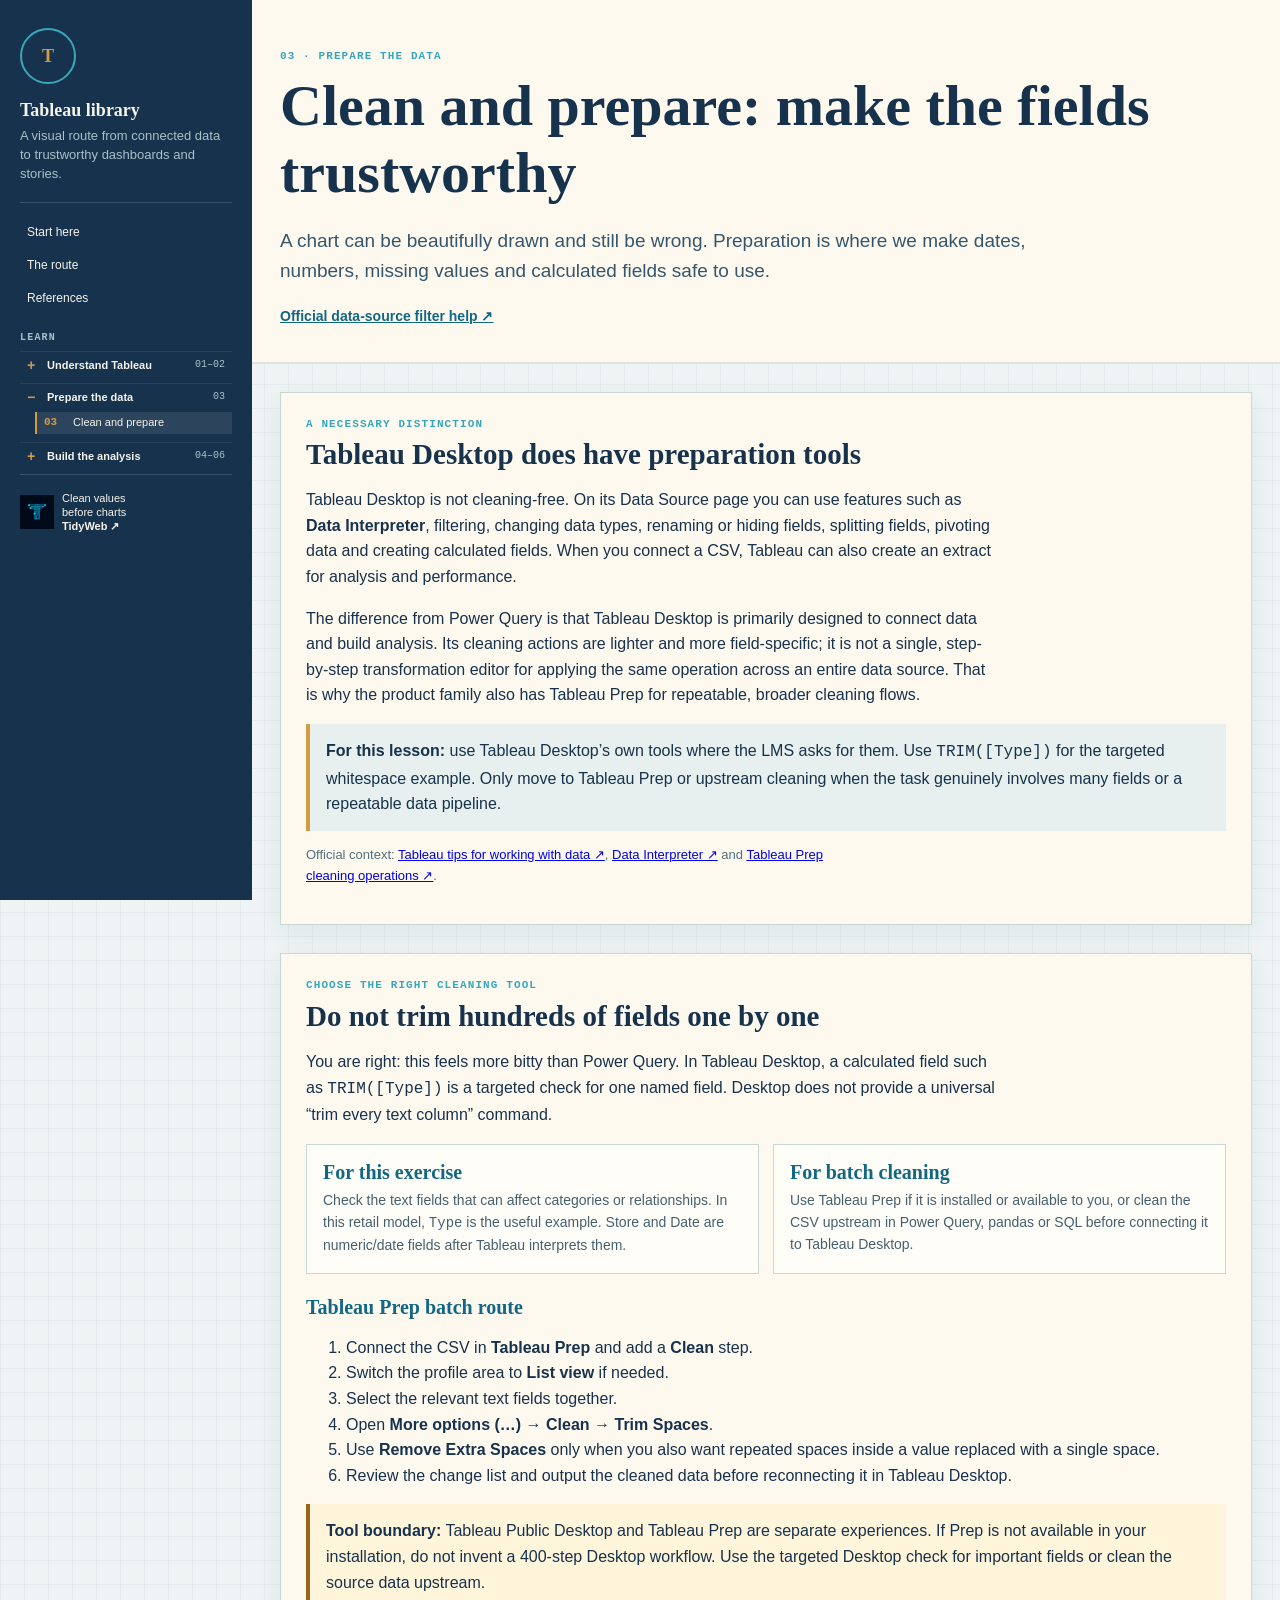
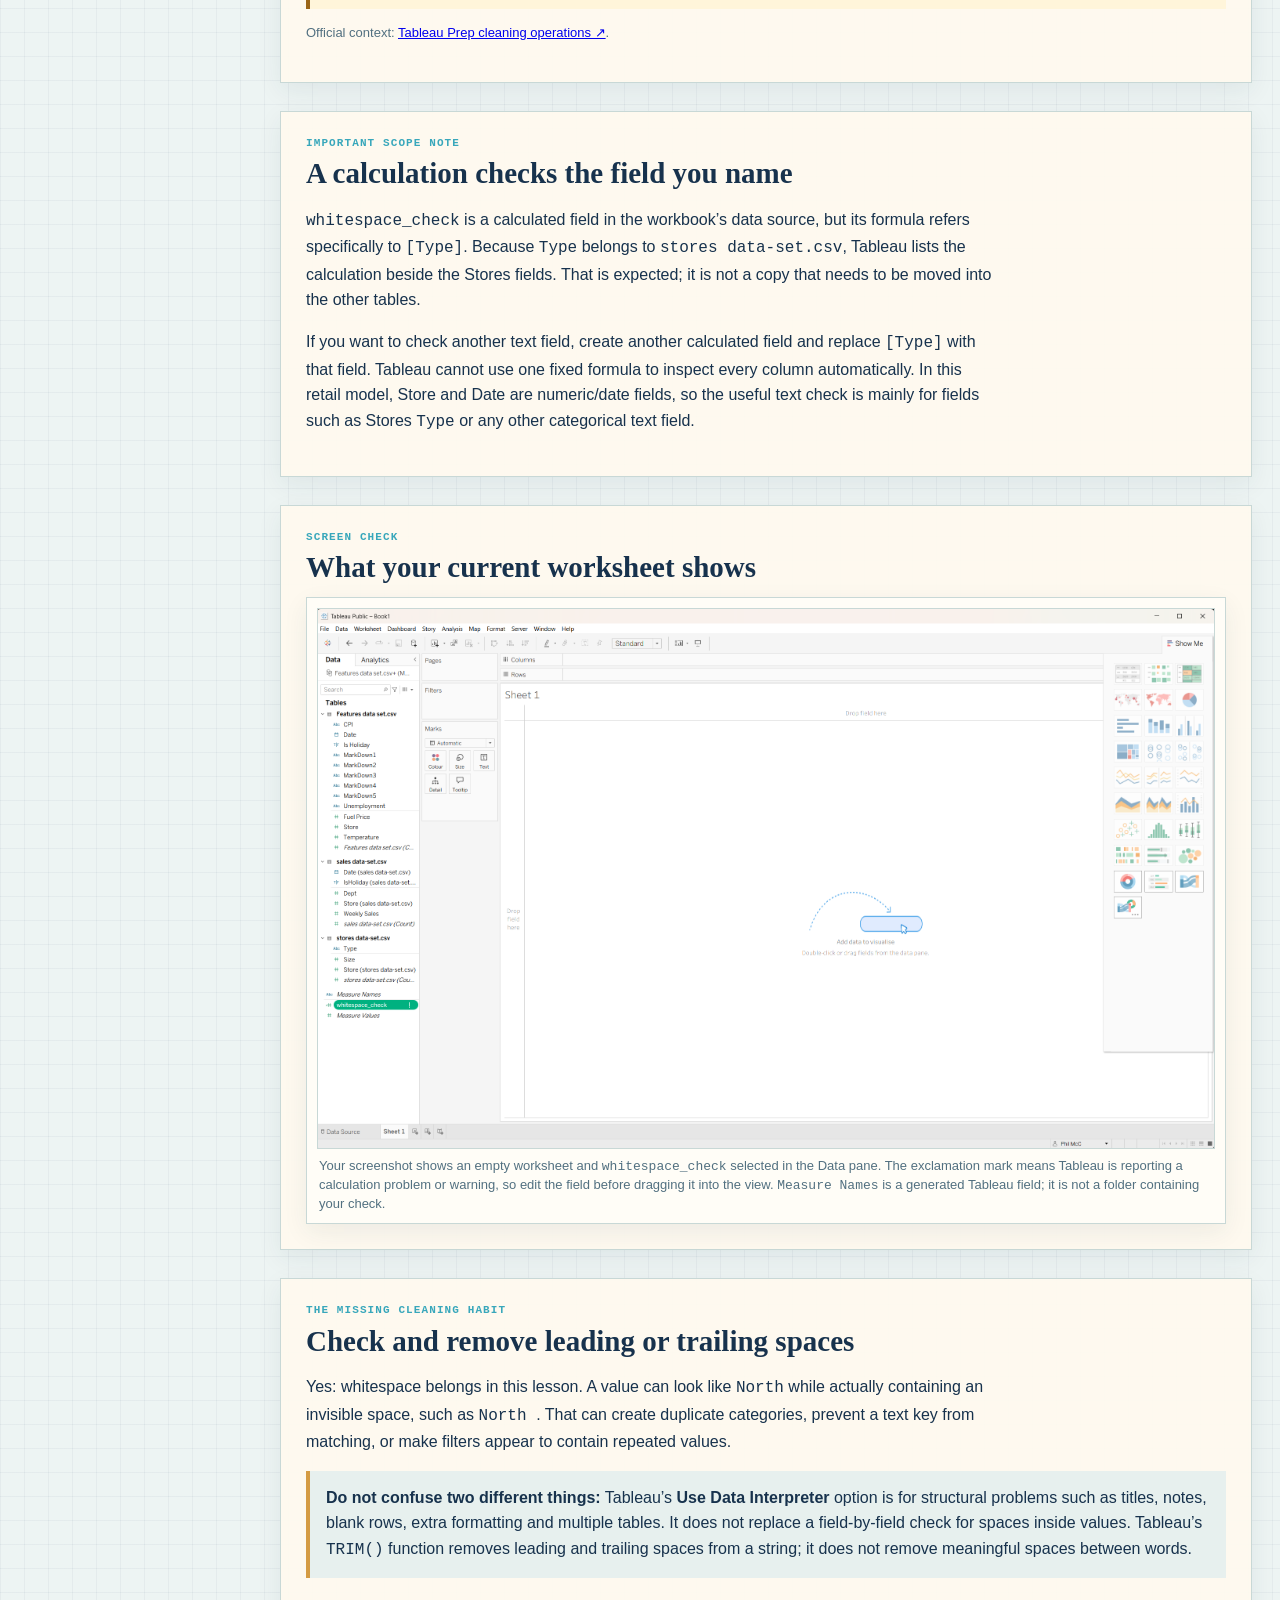
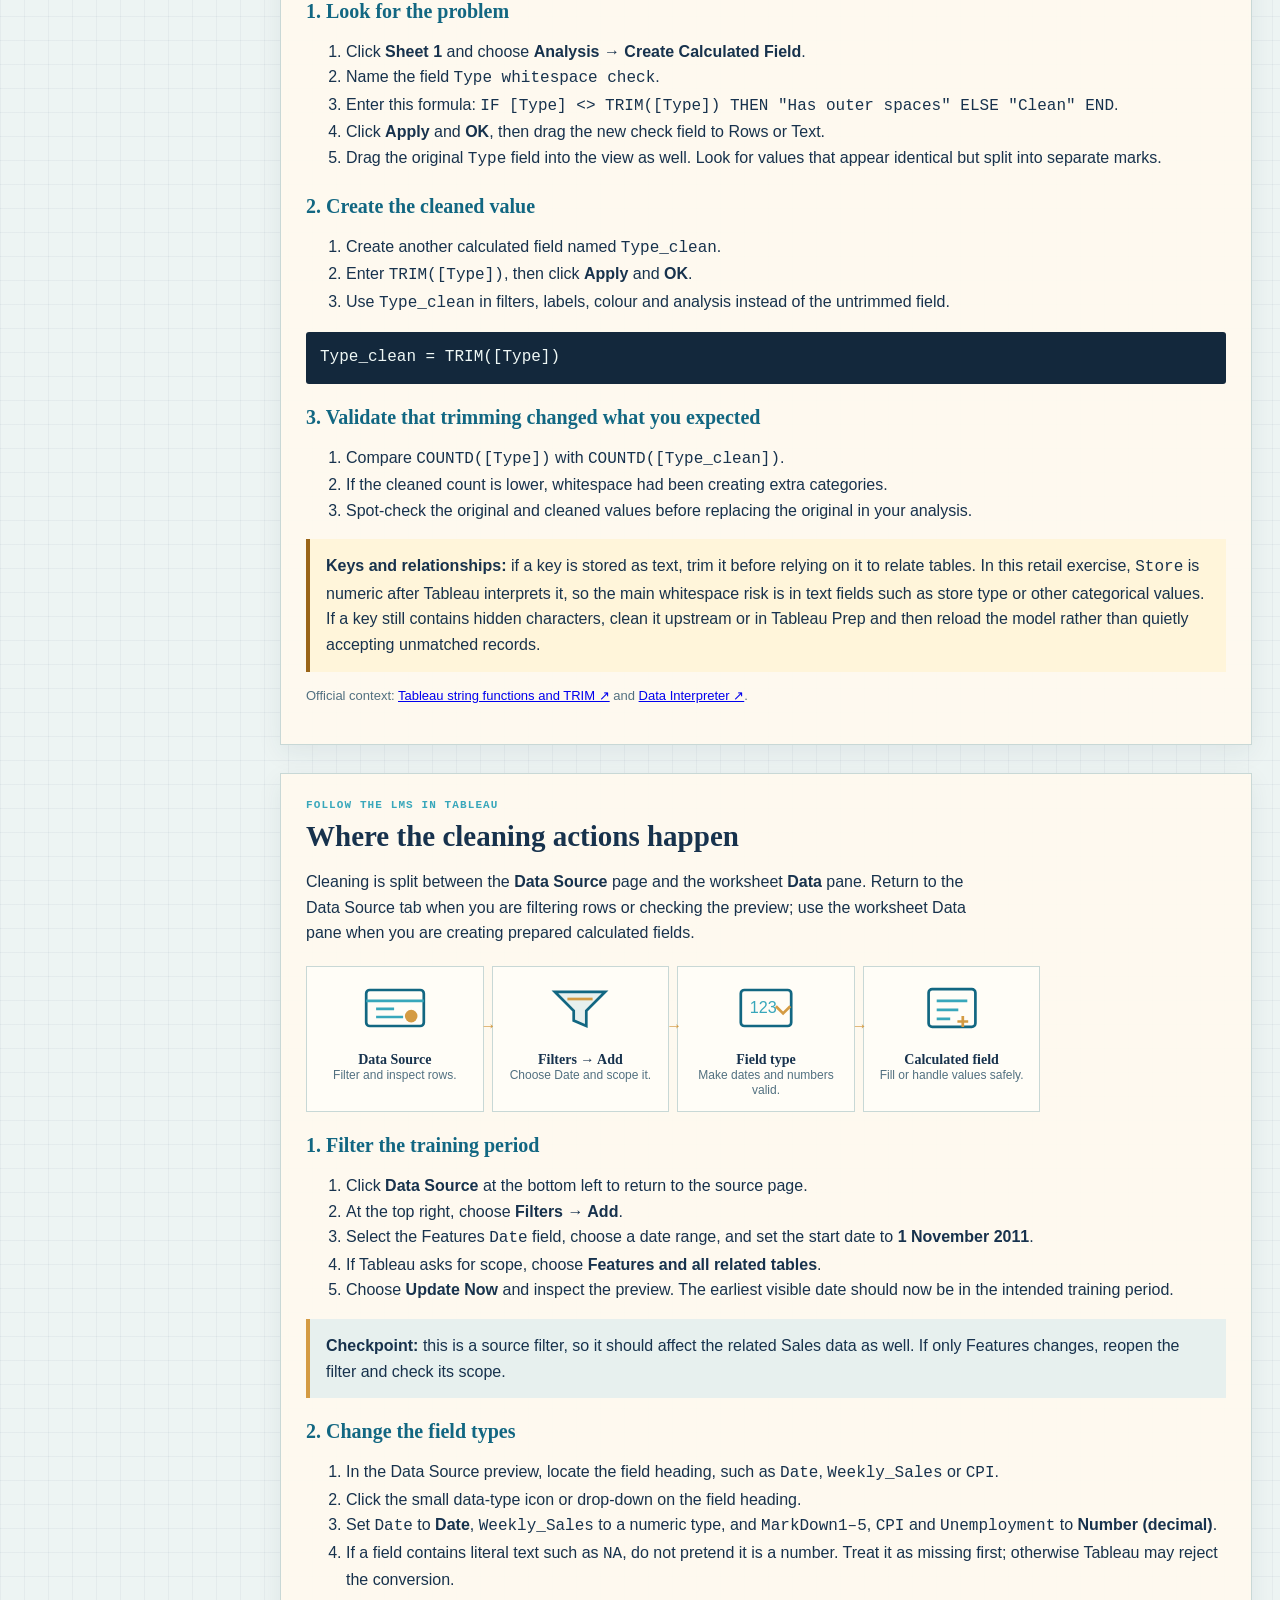
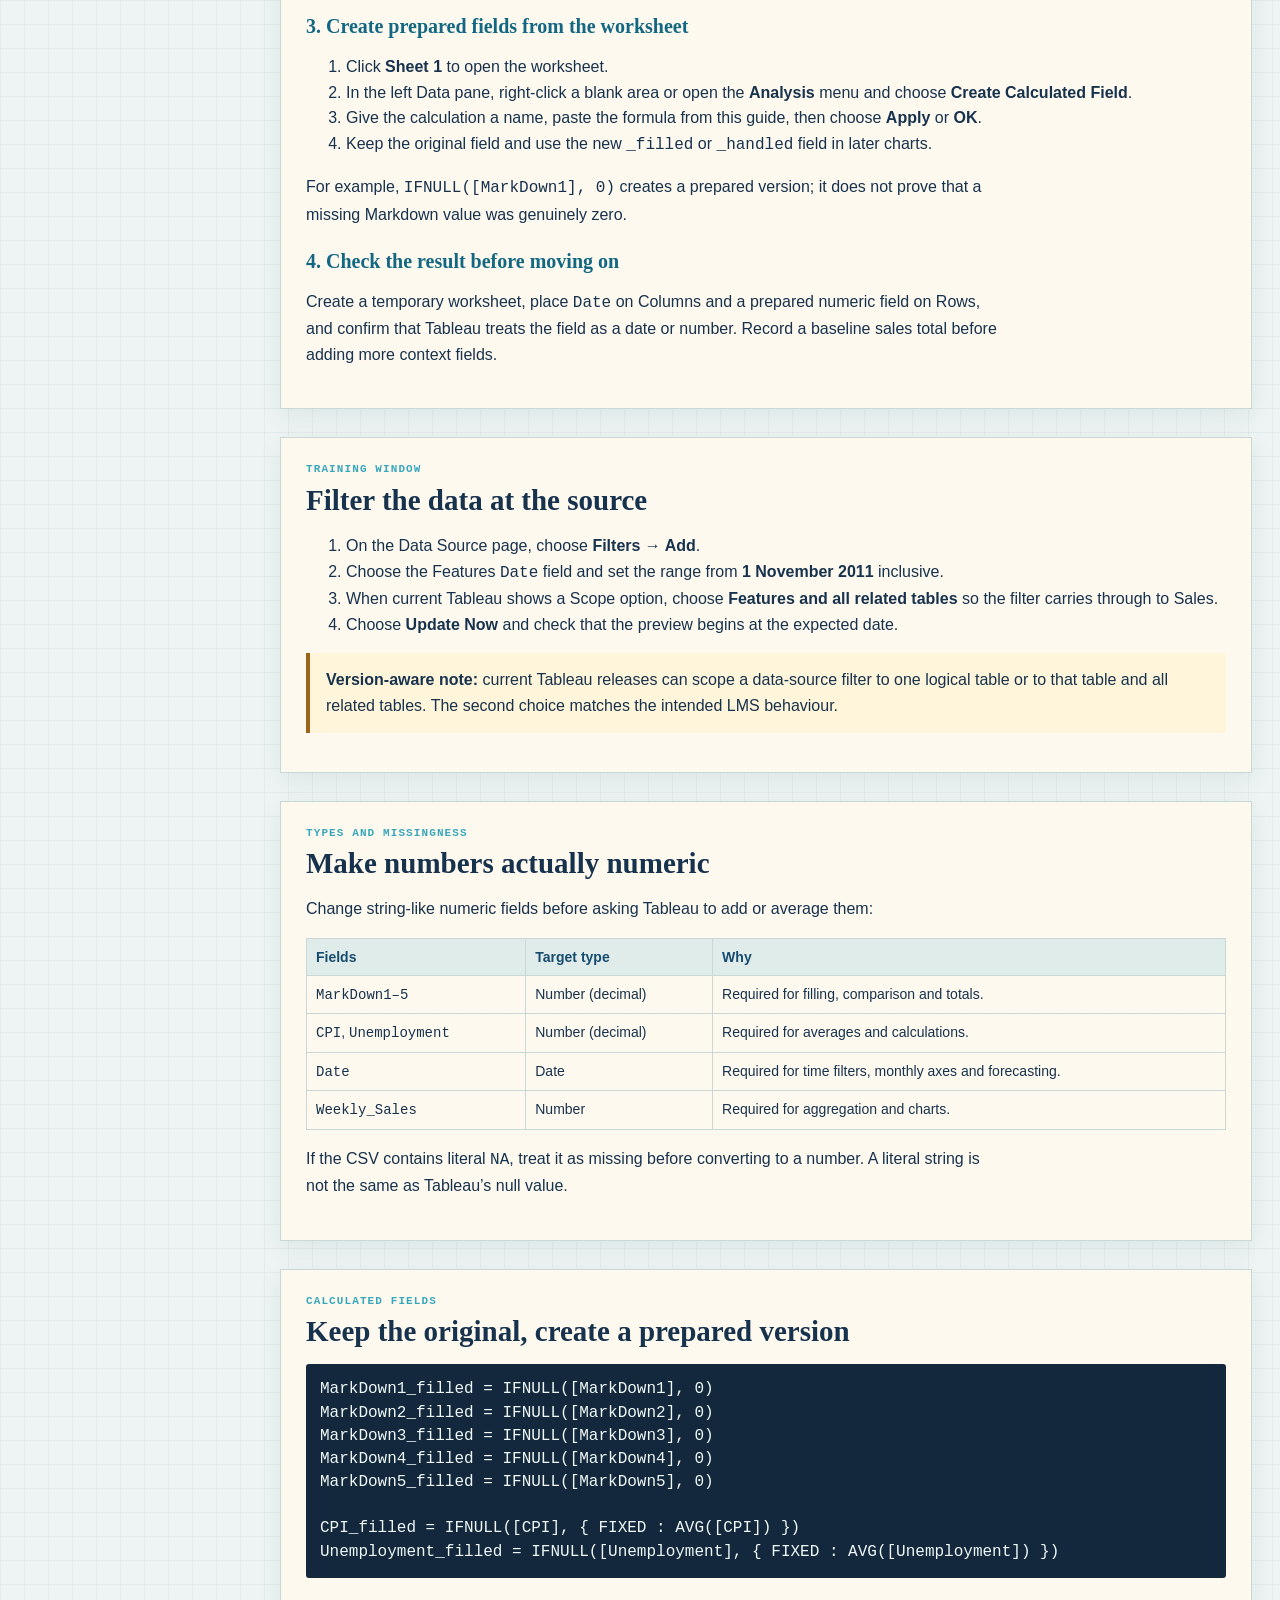
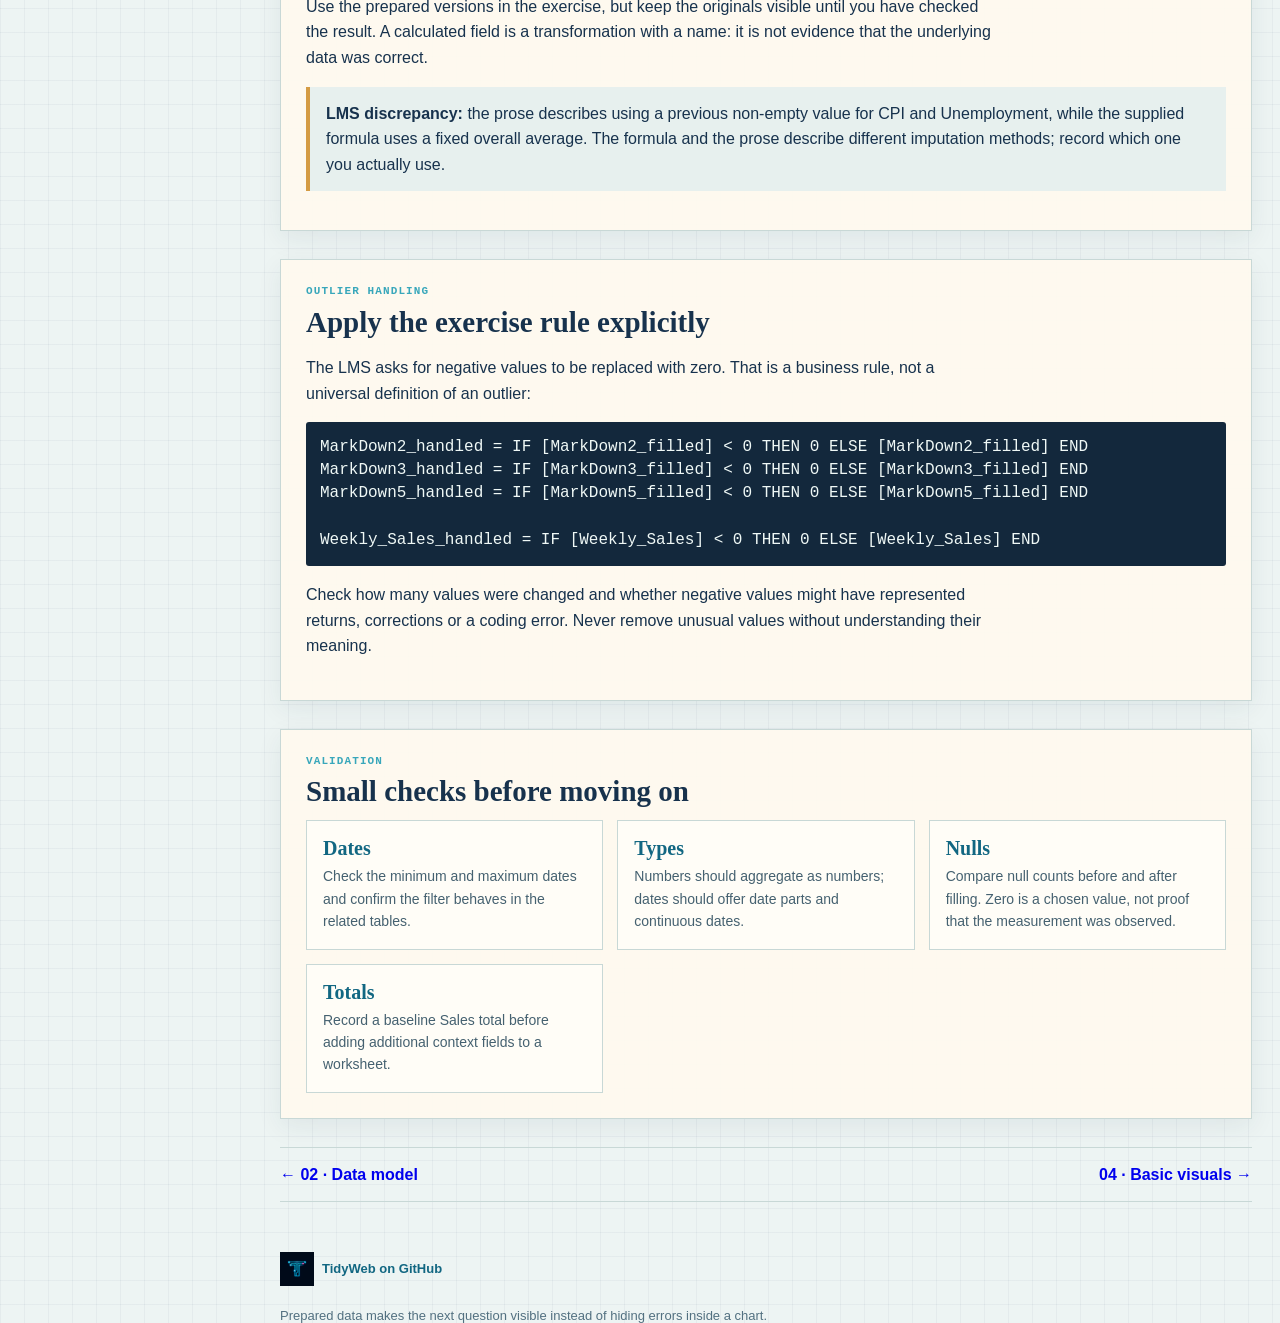
<file: guides/03-clean-and-prepare.html>
<!doctype html>
<html lang="en-GB"><head><meta charset="utf-8"><meta name="viewport" content="width=device-width, initial-scale=1"><title>03 · Clean and prepare — Tableau Learning Library</title><link rel="stylesheet" href="../assets/tableau-library.css"></head>
<body>
<aside class="rail"><a class="rail-home" href="../index.html"><div class="rail-mark">T</div><h2>Tableau library</h2></a><p class="rail-intro">A visual route from connected data to trustworthy dashboards and stories.</p><div class="library-route"><a href="../index.html#start">Start here</a><a href="../index.html#route">The route</a><a href="../index.html#references">References</a></div><p class="rail-label">Learn</p><details class="nav-group"><summary>Understand Tableau<small>01–02</small></summary><nav aria-label="Understand Tableau topics"><a href="01-start-here.html"><span class="topic-no">01</span>Start here</a><a href="02-data-model.html"><span class="topic-no">02</span>Data model</a></nav></details><details class="nav-group" open><summary>Prepare the data<small>03</small></summary><nav aria-label="Prepare the data topics"><a href="03-clean-and-prepare.html" aria-current="page"><span class="topic-no">03</span>Clean and prepare</a></nav></details><details class="nav-group"><summary>Build the analysis<small>04–06</small></summary><nav aria-label="Build the analysis topics"><a href="04-basic-visuals.html"><span class="topic-no">04</span>Basic visuals</a><a href="05-dashboards.html"><span class="topic-no">05</span>Dashboards</a><a href="06-story-and-share.html"><span class="topic-no">06</span>Story and share</a></nav></details><a class="rail-footer tidyweb-credit" href="https://tidyweb.co.uk/" target="_blank" rel="noopener"><img src="../assets/tidyweb_logo.png" alt="TidyWeb logo"><span>Clean values<br>before charts<br><strong>TidyWeb ↗</strong></span></a></aside>
<header><div class="wrap"><p class="eyebrow">03 · Prepare the data</p><h1>Clean and prepare: make the fields trustworthy</h1><p class="lede">A chart can be beautifully drawn and still be wrong. Preparation is where we make dates, numbers, missing values and calculated fields safe to use.</p><p class="official-reference"><a href="https://help.tableau.com/current/pro/desktop/en-us/filtering_datasource.htm" target="_blank" rel="noopener">Official data-source filter help ↗</a></p></div></header>
<main><div class="wrap">
<section class="section practical"><p class="label">A necessary distinction</p><h2>Tableau Desktop does have preparation tools</h2><p>Tableau Desktop is not cleaning-free. On its Data Source page you can use features such as <strong>Data Interpreter</strong>, filtering, changing data types, renaming or hiding fields, splitting fields, pivoting data and creating calculated fields. When you connect a CSV, Tableau can also create an extract for analysis and performance.</p><p>The difference from Power Query is that Tableau Desktop is primarily designed to connect data and build analysis. Its cleaning actions are lighter and more field-specific; it is not a single, step-by-step transformation editor for applying the same operation across an entire data source. That is why the product family also has Tableau Prep for repeatable, broader cleaning flows.</p><div class="callout"><strong>For this lesson:</strong> use Tableau Desktop’s own tools where the LMS asks for them. Use <code>TRIM([Type])</code> for the targeted whitespace example. Only move to Tableau Prep or upstream cleaning when the task genuinely involves many fields or a repeatable data pipeline.</div><p class="small">Official context: <a href="https://help.tableau.com/current/pro/desktop/en-us/data_tips.htm" target="_blank" rel="noopener">Tableau tips for working with data ↗</a>, <a href="https://help.tableau.com/current/pro/desktop/en-us/data_interpreter.htm" target="_blank" rel="noopener">Data Interpreter ↗</a> and <a href="https://help.tableau.com/current/prep/en-us/prep_clean.htm" target="_blank" rel="noopener">Tableau Prep cleaning operations ↗</a>.</p></section>
<section class="section practical"><p class="label">Choose the right cleaning tool</p><h2>Do not trim hundreds of fields one by one</h2><p>You are right: this feels more bitty than Power Query. In Tableau Desktop, a calculated field such as <code>TRIM([Type])</code> is a targeted check for one named field. Desktop does not provide a universal “trim every text column” command.</p><div class="grid"><div class="card"><h3>For this exercise</h3><p>Check the text fields that can affect categories or relationships. In this retail model, <code>Type</code> is the useful example. Store and Date are numeric/date fields after Tableau interprets them.</p></div><div class="card"><h3>For batch cleaning</h3><p>Use Tableau Prep if it is installed or available to you, or clean the CSV upstream in Power Query, pandas or SQL before connecting it to Tableau Desktop.</p></div></div><h3>Tableau Prep batch route</h3><ol><li>Connect the CSV in <strong>Tableau Prep</strong> and add a <strong>Clean</strong> step.</li><li>Switch the profile area to <strong>List view</strong> if needed.</li><li>Select the relevant text fields together.</li><li>Open <strong>More options (…) → Clean → Trim Spaces</strong>.</li><li>Use <strong>Remove Extra Spaces</strong> only when you also want repeated spaces inside a value replaced with a single space.</li><li>Review the change list and output the cleaned data before reconnecting it in Tableau Desktop.</li></ol><div class="callout warning"><strong>Tool boundary:</strong> Tableau Public Desktop and Tableau Prep are separate experiences. If Prep is not available in your installation, do not invent a 400-step Desktop workflow. Use the targeted Desktop check for important fields or clean the source data upstream.</div><p class="small">Official context: <a href="https://help.tableau.com/current/prep/en-us/prep_clean.htm" target="_blank" rel="noopener">Tableau Prep cleaning operations ↗</a>.</p></section>
<section class="section"><p class="label">Important scope note</p><h2>A calculation checks the field you name</h2><p><code>whitespace_check</code> is a calculated field in the workbook’s data source, but its formula refers specifically to <code>[Type]</code>. Because <code>Type</code> belongs to <code>stores data-set.csv</code>, Tableau lists the calculation beside the Stores fields. That is expected; it is not a copy that needs to be moved into the other tables.</p><p>If you want to check another text field, create another calculated field and replace <code>[Type]</code> with that field. Tableau cannot use one fixed formula to inspect every column automatically. In this retail model, Store and Date are numeric/date fields, so the useful text check is mainly for fields such as Stores <code>Type</code> or any other categorical text field.</p></section>
<section class="section"><p class="label">Screen check</p><h2>What your current worksheet shows</h2><figure class="screenshot-card"><img src="../assets/tableau-worksheet-whitespace-check.png" alt="Tableau worksheet with an empty Sheet 1 and whitespace_check selected in the Data pane"><figcaption>Your screenshot shows an empty worksheet and <code>whitespace_check</code> selected in the Data pane. The exclamation mark means Tableau is reporting a calculation problem or warning, so edit the field before dragging it into the view. <code>Measure Names</code> is a generated Tableau field; it is not a folder containing your check.</figcaption></figure></section>
<section class="section practical"><p class="label">The missing cleaning habit</p><h2>Check and remove leading or trailing spaces</h2><p>Yes: whitespace belongs in this lesson. A value can look like <code>North</code> while actually containing an invisible space, such as <code>North&nbsp;</code>. That can create duplicate categories, prevent a text key from matching, or make filters appear to contain repeated values.</p><div class="callout"><strong>Do not confuse two different things:</strong> Tableau’s <strong>Use Data Interpreter</strong> option is for structural problems such as titles, notes, blank rows, extra formatting and multiple tables. It does not replace a field-by-field check for spaces inside values. Tableau’s <code>TRIM()</code> function removes leading and trailing spaces from a string; it does not remove meaningful spaces between words.</div><h3>1. Look for the problem</h3><ol><li>Click <strong>Sheet 1</strong> and choose <strong>Analysis → Create Calculated Field</strong>.</li><li>Name the field <code>Type whitespace check</code>.</li><li>Enter this formula: <code>IF [Type] &lt;&gt; TRIM([Type]) THEN "Has outer spaces" ELSE "Clean" END</code>.</li><li>Click <strong>Apply</strong> and <strong>OK</strong>, then drag the new check field to Rows or Text.</li><li>Drag the original <code>Type</code> field into the view as well. Look for values that appear identical but split into separate marks.</li></ol><h3>2. Create the cleaned value</h3><ol><li>Create another calculated field named <code>Type_clean</code>.</li><li>Enter <code>TRIM([Type])</code>, then click <strong>Apply</strong> and <strong>OK</strong>.</li><li>Use <code>Type_clean</code> in filters, labels, colour and analysis instead of the untrimmed field.</li></ol><pre>Type_clean = TRIM([Type])</pre><h3>3. Validate that trimming changed what you expected</h3><ol><li>Compare <code>COUNTD([Type])</code> with <code>COUNTD([Type_clean])</code>.</li><li>If the cleaned count is lower, whitespace had been creating extra categories.</li><li>Spot-check the original and cleaned values before replacing the original in your analysis.</li></ol><div class="callout warning"><strong>Keys and relationships:</strong> if a key is stored as text, trim it before relying on it to relate tables. In this retail exercise, <code>Store</code> is numeric after Tableau interprets it, so the main whitespace risk is in text fields such as store type or other categorical values. If a key still contains hidden characters, clean it upstream or in Tableau Prep and then reload the model rather than quietly accepting unmatched records.</div><p class="small">Official context: <a href="https://help.tableau.com/current/pro/desktop/en-us/functions_functions_string.htm" target="_blank" rel="noopener">Tableau string functions and TRIM ↗</a> and <a href="https://help.tableau.com/current/pro/desktop/en-us/data_interpreter.htm" target="_blank" rel="noopener">Data Interpreter ↗</a>.</p></section>
<section class="section practical"><p class="label">Follow the LMS in Tableau</p><h2>Where the cleaning actions happen</h2><p>Cleaning is split between the <strong>Data Source</strong> page and the worksheet <strong>Data</strong> pane. Return to the Data Source tab when you are filtering rows or checking the preview; use the worksheet Data pane when you are creating prepared calculated fields.</p><div class="route-grid load-route"><div class="route-step"><div class="icon"><svg viewBox="0 0 80 60" role="img" aria-label="Data Source page"><rect x="8" y="10" width="64" height="40" rx="4" fill="#fffdf7" stroke="#126782" stroke-width="3"/><path d="M8 22h64M19 31h20M19 40h30" stroke="#38a7bb" stroke-width="3"/><circle cx="58" cy="39" r="7" fill="#d49b43"/></svg></div><strong>Data Source</strong><span>Filter and inspect rows.</span></div><div class="route-step"><div class="icon"><svg viewBox="0 0 80 60" role="img" aria-label="Filter data"><path d="M12 12h56L47 33v17l-14-6V33z" fill="#e7f0ee" stroke="#126782" stroke-width="3"/><path d="M26 20h28" stroke="#d49b43" stroke-width="3"/></svg></div><strong>Filters → Add</strong><span>Choose Date and scope it.</span></div><div class="route-step"><div class="icon"><svg viewBox="0 0 80 60" role="img" aria-label="Field types"><rect x="12" y="10" width="56" height="40" rx="4" fill="#fffdf7" stroke="#126782" stroke-width="3"/><text x="22" y="35" fill="#38a7bb" font-size="18" font-family="Arial">123</text><path d="M51 28l8 8 8-8" fill="none" stroke="#d49b43" stroke-width="3"/></svg></div><strong>Field type</strong><span>Make dates and numbers valid.</span></div><div class="route-step"><div class="icon"><svg viewBox="0 0 80 60" role="img" aria-label="Calculated field"><rect x="14" y="9" width="52" height="42" rx="4" fill="#fffdf7" stroke="#126782" stroke-width="3"/><path d="M23 22h34M23 32h24M23 42h15" stroke="#38a7bb" stroke-width="3"/><path d="M52 39v12M46 45h12" stroke="#d49b43" stroke-width="3"/></svg></div><strong>Calculated field</strong><span>Fill or handle values safely.</span></div></div>
<h3>1. Filter the training period</h3><ol><li>Click <strong>Data Source</strong> at the bottom left to return to the source page.</li><li>At the top right, choose <strong>Filters → Add</strong>.</li><li>Select the Features <code>Date</code> field, choose a date range, and set the start date to <strong>1 November 2011</strong>.</li><li>If Tableau asks for scope, choose <strong>Features and all related tables</strong>.</li><li>Choose <strong>Update Now</strong> and inspect the preview. The earliest visible date should now be in the intended training period.</li></ol><div class="callout"><strong>Checkpoint:</strong> this is a source filter, so it should affect the related Sales data as well. If only Features changes, reopen the filter and check its scope.</div>
<h3>2. Change the field types</h3><ol><li>In the Data Source preview, locate the field heading, such as <code>Date</code>, <code>Weekly_Sales</code> or <code>CPI</code>.</li><li>Click the small data-type icon or drop-down on the field heading.</li><li>Set <code>Date</code> to <strong>Date</strong>, <code>Weekly_Sales</code> to a numeric type, and <code>MarkDown1–5</code>, <code>CPI</code> and <code>Unemployment</code> to <strong>Number (decimal)</strong>.</li><li>If a field contains literal text such as <code>NA</code>, do not pretend it is a number. Treat it as missing first; otherwise Tableau may reject the conversion.</li></ol>
<h3>3. Create prepared fields from the worksheet</h3><ol><li>Click <strong>Sheet 1</strong> to open the worksheet.</li><li>In the left Data pane, right-click a blank area or open the <strong>Analysis</strong> menu and choose <strong>Create Calculated Field</strong>.</li><li>Give the calculation a name, paste the formula from this guide, then choose <strong>Apply</strong> or <strong>OK</strong>.</li><li>Keep the original field and use the new <code>_filled</code> or <code>_handled</code> field in later charts.</li></ol><p>For example, <code>IFNULL([MarkDown1], 0)</code> creates a prepared version; it does not prove that a missing Markdown value was genuinely zero.</p><h3>4. Check the result before moving on</h3><p>Create a temporary worksheet, place <code>Date</code> on Columns and a prepared numeric field on Rows, and confirm that Tableau treats the field as a date or number. Record a baseline sales total before adding more context fields.</p></section>
<section class="section"><p class="label">Training window</p><h2>Filter the data at the source</h2><ol><li>On the Data Source page, choose <strong>Filters → Add</strong>.</li><li>Choose the Features <code>Date</code> field and set the range from <strong>1 November 2011</strong> inclusive.</li><li>When current Tableau shows a Scope option, choose <strong>Features and all related tables</strong> so the filter carries through to Sales.</li><li>Choose <strong>Update Now</strong> and check that the preview begins at the expected date.</li></ol><div class="callout warning"><strong>Version-aware note:</strong> current Tableau releases can scope a data-source filter to one logical table or to that table and all related tables. The second choice matches the intended LMS behaviour.</div></section>
<section class="section"><p class="label">Types and missingness</p><h2>Make numbers actually numeric</h2><p>Change string-like numeric fields before asking Tableau to add or average them:</p><table><thead><tr><th>Fields</th><th>Target type</th><th>Why</th></tr></thead><tbody><tr><td><code>MarkDown1–5</code></td><td>Number (decimal)</td><td>Required for filling, comparison and totals.</td></tr><tr><td><code>CPI</code>, <code>Unemployment</code></td><td>Number (decimal)</td><td>Required for averages and calculations.</td></tr><tr><td><code>Date</code></td><td>Date</td><td>Required for time filters, monthly axes and forecasting.</td></tr><tr><td><code>Weekly_Sales</code></td><td>Number</td><td>Required for aggregation and charts.</td></tr></tbody></table><p>If the CSV contains literal <code>NA</code>, treat it as missing before converting to a number. A literal string is not the same as Tableau’s null value.</p></section>
<section class="section"><p class="label">Calculated fields</p><h2>Keep the original, create a prepared version</h2><pre>MarkDown1_filled = IFNULL([MarkDown1], 0)
MarkDown2_filled = IFNULL([MarkDown2], 0)
MarkDown3_filled = IFNULL([MarkDown3], 0)
MarkDown4_filled = IFNULL([MarkDown4], 0)
MarkDown5_filled = IFNULL([MarkDown5], 0)

CPI_filled = IFNULL([CPI], { FIXED : AVG([CPI]) })
Unemployment_filled = IFNULL([Unemployment], { FIXED : AVG([Unemployment]) })</pre><p>Use the prepared versions in the exercise, but keep the originals visible until you have checked the result. A calculated field is a transformation with a name: it is not evidence that the underlying data was correct.</p><div class="callout"><strong>LMS discrepancy:</strong> the prose describes using a previous non-empty value for CPI and Unemployment, while the supplied formula uses a fixed overall average. The formula and the prose describe different imputation methods; record which one you actually use.</div></section>
<section class="section"><p class="label">Outlier handling</p><h2>Apply the exercise rule explicitly</h2><p>The LMS asks for negative values to be replaced with zero. That is a business rule, not a universal definition of an outlier:</p><pre>MarkDown2_handled = IF [MarkDown2_filled] &lt; 0 THEN 0 ELSE [MarkDown2_filled] END
MarkDown3_handled = IF [MarkDown3_filled] &lt; 0 THEN 0 ELSE [MarkDown3_filled] END
MarkDown5_handled = IF [MarkDown5_filled] &lt; 0 THEN 0 ELSE [MarkDown5_filled] END

Weekly_Sales_handled = IF [Weekly_Sales] &lt; 0 THEN 0 ELSE [Weekly_Sales] END</pre><p>Check how many values were changed and whether negative values might have represented returns, corrections or a coding error. Never remove unusual values without understanding their meaning.</p></section>
<section class="section"><p class="label">Validation</p><h2>Small checks before moving on</h2><div class="grid"><div class="card"><h3>Dates</h3><p>Check the minimum and maximum dates and confirm the filter behaves in the related tables.</p></div><div class="card"><h3>Types</h3><p>Numbers should aggregate as numbers; dates should offer date parts and continuous dates.</p></div><div class="card"><h3>Nulls</h3><p>Compare null counts before and after filling. Zero is a chosen value, not proof that the measurement was observed.</p></div><div class="card"><h3>Totals</h3><p>Record a baseline Sales total before adding additional context fields to a worksheet.</p></div></div></section>
<div class="pager"><a href="02-data-model.html">← 02 · Data model</a><a href="04-basic-visuals.html">04 · Basic visuals →</a></div>
</div></main><footer><div class="wrap"><a class="tidyweb-footer" href="https://tidyweb.co.uk/" target="_blank" rel="noopener"><img src="../assets/tidyweb_logo.png" alt="TidyWeb logo"><span>TidyWeb on GitHub</span></a><p>Prepared data makes the next question visible instead of hiding errors inside a chart.</p></div></footer>
</body></html>
</file>
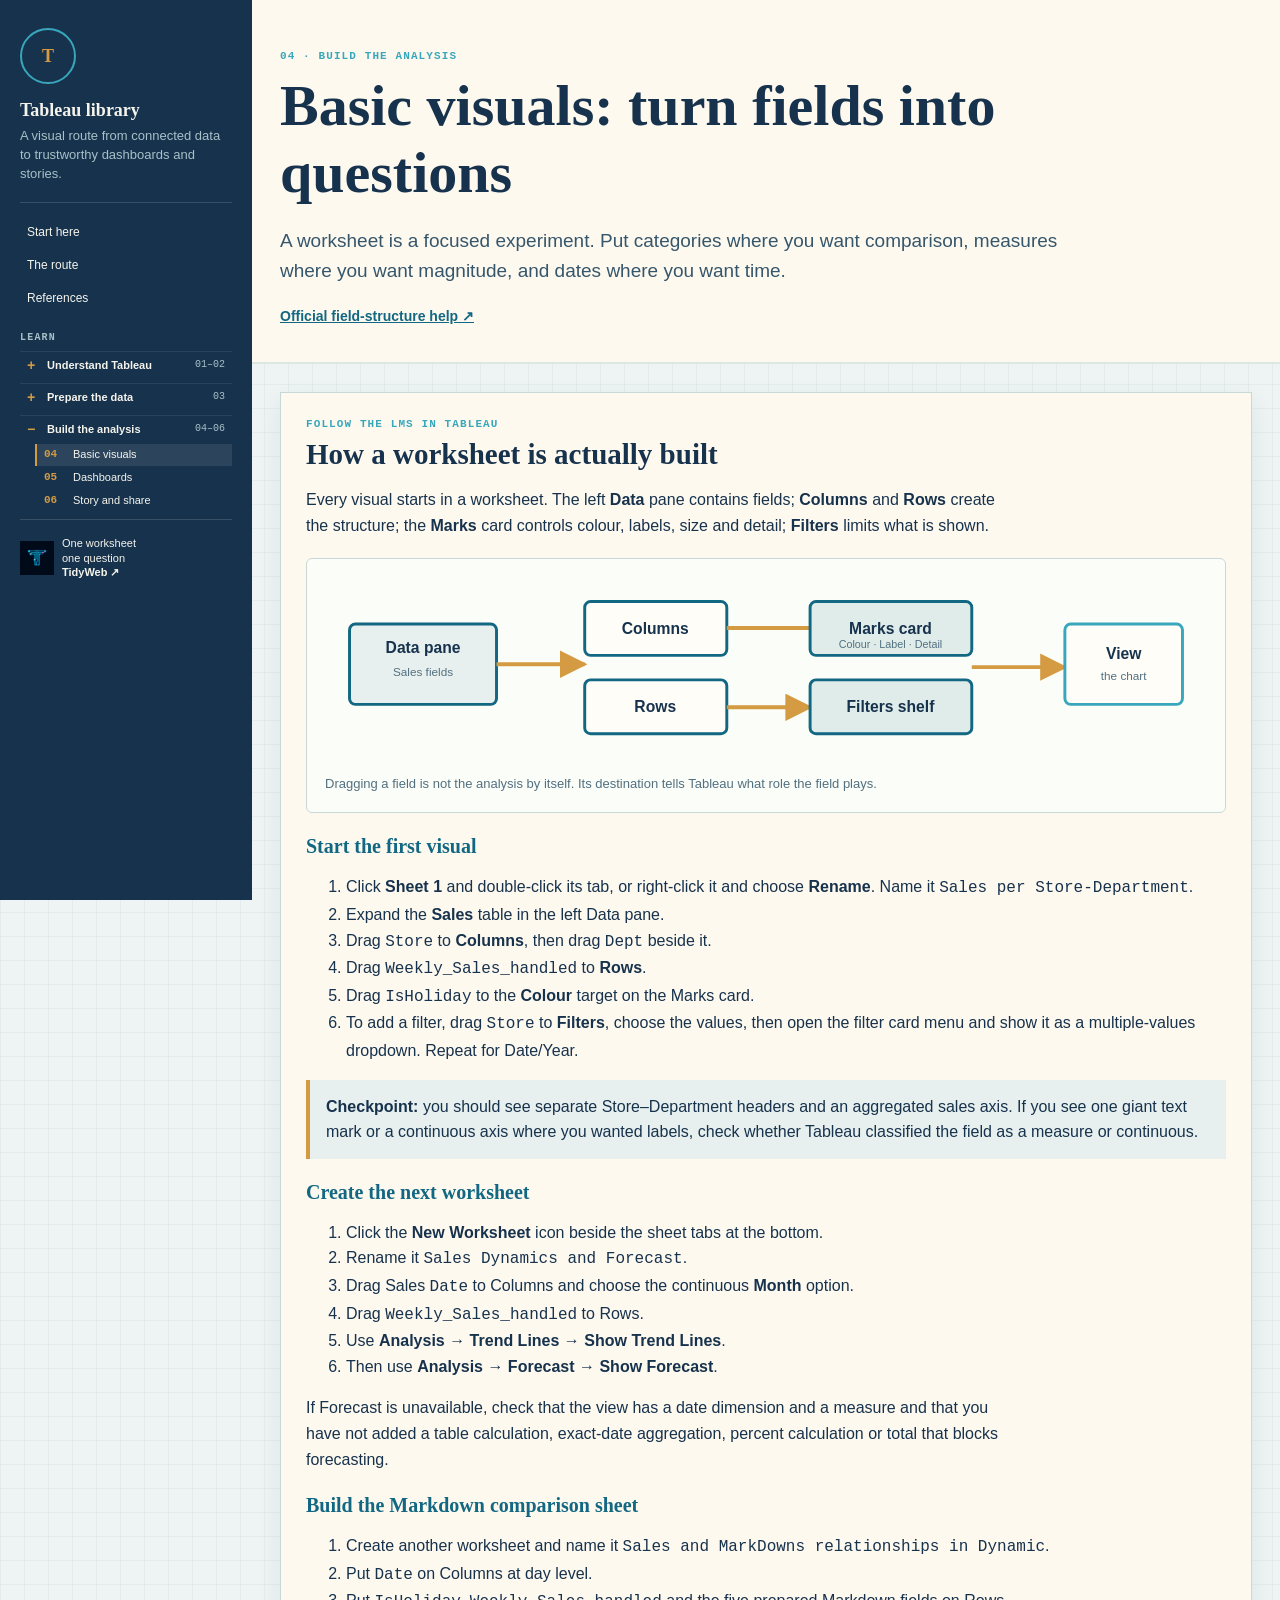
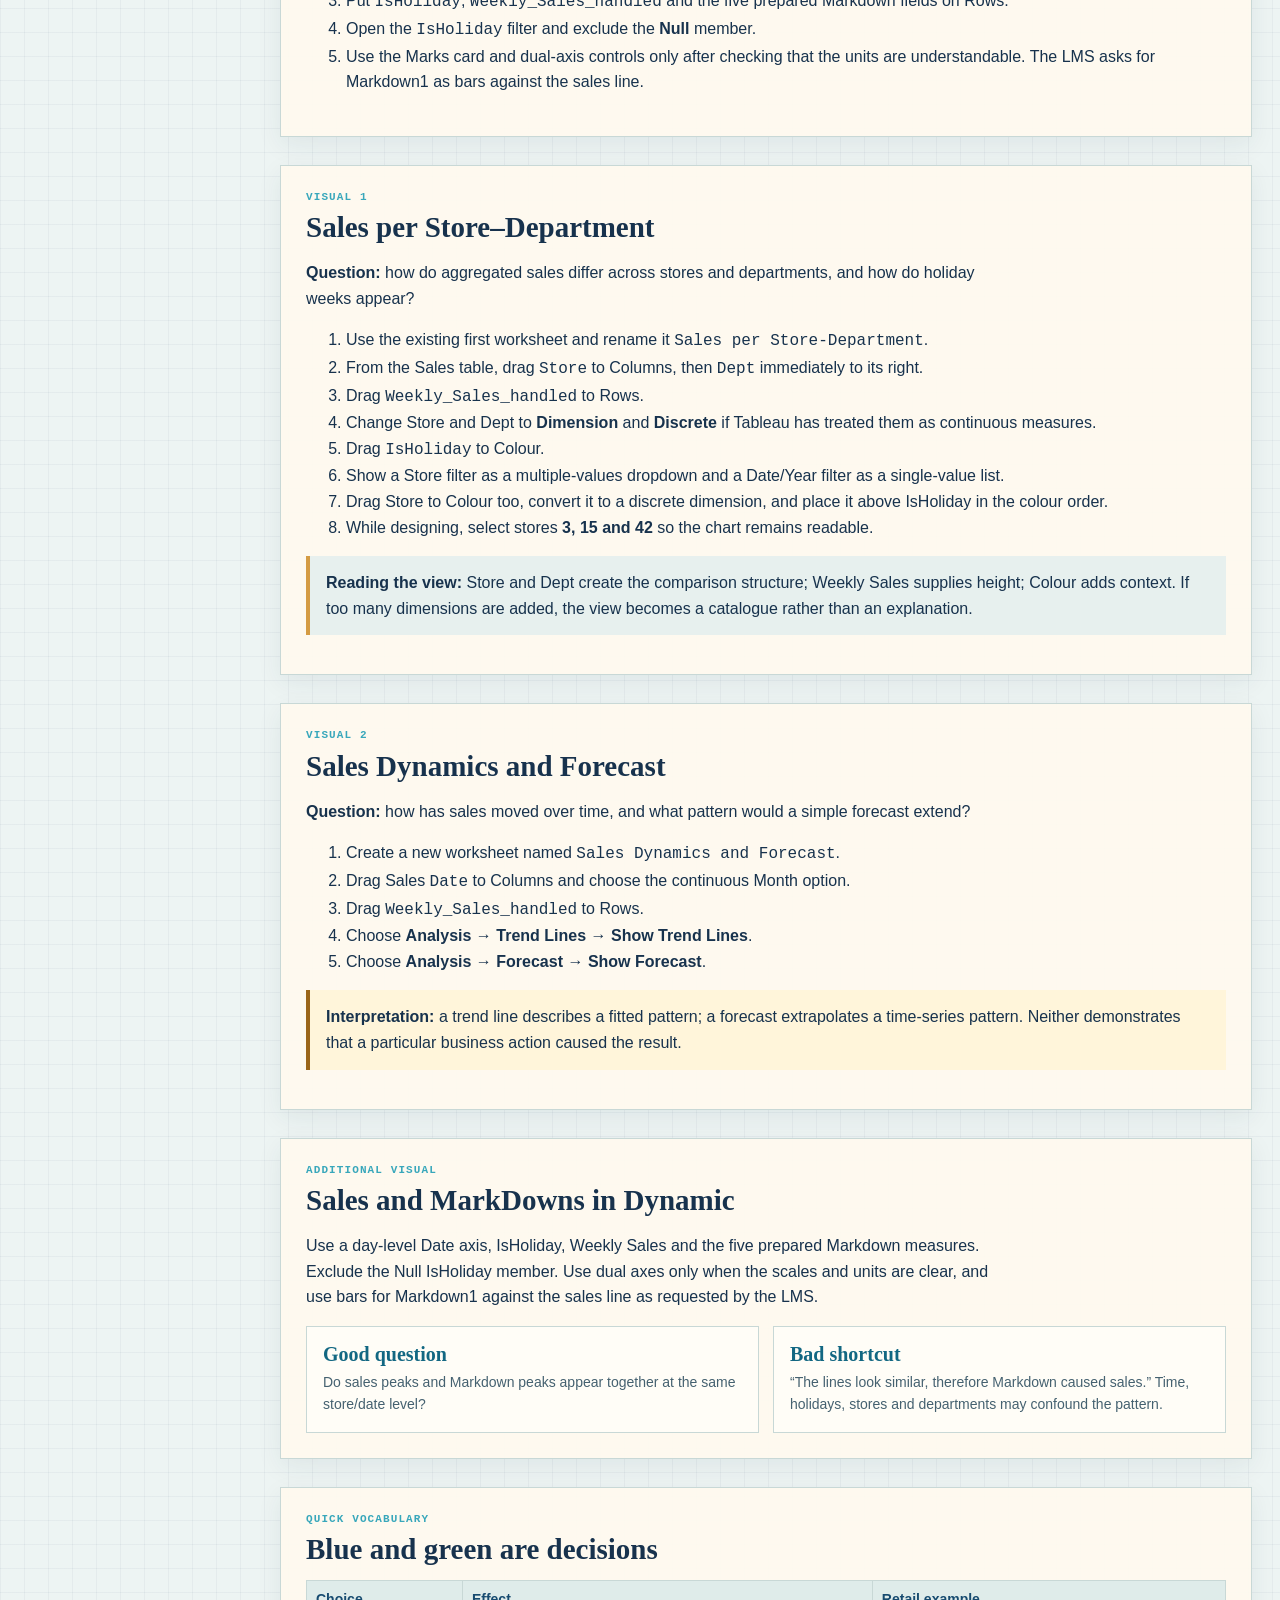
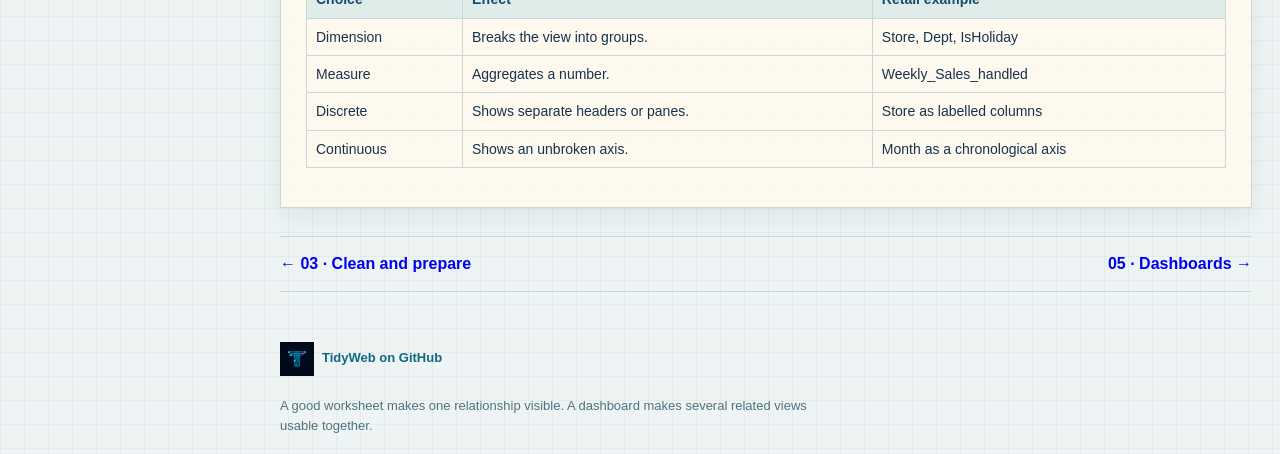
<file: guides/04-basic-visuals.html>
<!doctype html>
<html lang="en-GB"><head><meta charset="utf-8"><meta name="viewport" content="width=device-width, initial-scale=1"><title>04 · Basic visuals — Tableau Learning Library</title><link rel="stylesheet" href="../assets/tableau-library.css"></head>
<body>
<aside class="rail"><a class="rail-home" href="../index.html"><div class="rail-mark">T</div><h2>Tableau library</h2></a><p class="rail-intro">A visual route from connected data to trustworthy dashboards and stories.</p><div class="library-route"><a href="../index.html#start">Start here</a><a href="../index.html#route">The route</a><a href="../index.html#references">References</a></div><p class="rail-label">Learn</p><details class="nav-group"><summary>Understand Tableau<small>01–02</small></summary><nav aria-label="Understand Tableau topics"><a href="01-start-here.html"><span class="topic-no">01</span>Start here</a><a href="02-data-model.html"><span class="topic-no">02</span>Data model</a></nav></details><details class="nav-group"><summary>Prepare the data<small>03</small></summary><nav aria-label="Prepare the data topics"><a href="03-clean-and-prepare.html"><span class="topic-no">03</span>Clean and prepare</a></nav></details><details class="nav-group" open><summary>Build the analysis<small>04–06</small></summary><nav aria-label="Build the analysis topics"><a href="04-basic-visuals.html" aria-current="page"><span class="topic-no">04</span>Basic visuals</a><a href="05-dashboards.html"><span class="topic-no">05</span>Dashboards</a><a href="06-story-and-share.html"><span class="topic-no">06</span>Story and share</a></nav></details><a class="rail-footer tidyweb-credit" href="https://tidyweb.co.uk/" target="_blank" rel="noopener"><img src="../assets/tidyweb_logo.png" alt="TidyWeb logo"><span>One worksheet<br>one question<br><strong>TidyWeb ↗</strong></span></a></aside>
<header><div class="wrap"><p class="eyebrow">04 · Build the analysis</p><h1>Basic visuals: turn fields into questions</h1><p class="lede">A worksheet is a focused experiment. Put categories where you want comparison, measures where you want magnitude, and dates where you want time.</p><p class="official-reference"><a href="https://help.tableau.com/current/pro/desktop/en-us/data_structure_for_analysis.htm" target="_blank" rel="noopener">Official field-structure help ↗</a></p></div></header>
<main><div class="wrap">
<section class="section practical"><p class="label">Follow the LMS in Tableau</p><h2>How a worksheet is actually built</h2><p>Every visual starts in a worksheet. The left <strong>Data</strong> pane contains fields; <strong>Columns</strong> and <strong>Rows</strong> create the structure; the <strong>Marks</strong> card controls colour, labels, size and detail; <strong>Filters</strong> limits what is shown.</p><figure class="diagram"><svg viewBox="0 0 900 190" role="img" aria-labelledby="worksheet-title worksheet-desc"><title id="worksheet-title">Tableau worksheet field route</title><desc id="worksheet-desc">A field moves from the Data pane to Columns, Rows, Marks and Filters to form a view.</desc><g font-family="Arial" text-anchor="middle"><rect x="25" y="48" width="150" height="82" rx="6" fill="#e7f0ee" stroke="#126782" stroke-width="3"/><text x="100" y="78" fill="#17324d" font-weight="700">Data pane</text><text x="100" y="101" fill="#527080" font-size="12">Sales fields</text><path d="M175 89h90" stroke="#d49b43" stroke-width="4" marker-end="url(#sheet-arrow)"/><rect x="265" y="25" width="145" height="55" rx="6" fill="#fffdf7" stroke="#126782" stroke-width="3"/><text x="337" y="58" fill="#17324d" font-weight="700">Columns</text><rect x="265" y="105" width="145" height="55" rx="6" fill="#fffdf7" stroke="#126782" stroke-width="3"/><text x="337" y="138" fill="#17324d" font-weight="700">Rows</text><path d="M410 52h85M410 133h85" stroke="#d49b43" stroke-width="4" marker-end="url(#sheet-arrow)"/><rect x="495" y="25" width="165" height="55" rx="6" fill="#dfecea" stroke="#126782" stroke-width="3"/><text x="577" y="58" fill="#17324d" font-weight="700">Marks card</text><text x="577" y="72" fill="#527080" font-size="11">Colour · Label · Detail</text><rect x="495" y="105" width="165" height="55" rx="6" fill="#dfecea" stroke="#126782" stroke-width="3"/><text x="577" y="138" fill="#17324d" font-weight="700">Filters shelf</text><path d="M660 92h95" stroke="#d49b43" stroke-width="4" marker-end="url(#sheet-arrow)"/><rect x="755" y="48" width="120" height="82" rx="6" fill="#fffdf7" stroke="#38a7bb" stroke-width="3"/><text x="815" y="84" fill="#17324d" font-weight="700">View</text><text x="815" y="105" fill="#527080" font-size="12">the chart</text><defs><marker id="sheet-arrow" viewBox="0 0 10 10" refX="9" refY="5" markerWidth="7" markerHeight="7" orient="auto"><path d="M0 0L10 5L0 10z" fill="#d49b43"/></marker></defs></g></svg><figcaption>Dragging a field is not the analysis by itself. Its destination tells Tableau what role the field plays.</figcaption></figure>
<h3>Start the first visual</h3><ol><li>Click <strong>Sheet 1</strong> and double-click its tab, or right-click it and choose <strong>Rename</strong>. Name it <code>Sales per Store-Department</code>.</li><li>Expand the <strong>Sales</strong> table in the left Data pane.</li><li>Drag <code>Store</code> to <strong>Columns</strong>, then drag <code>Dept</code> beside it.</li><li>Drag <code>Weekly_Sales_handled</code> to <strong>Rows</strong>.</li><li>Drag <code>IsHoliday</code> to the <strong>Colour</strong> target on the Marks card.</li><li>To add a filter, drag <code>Store</code> to <strong>Filters</strong>, choose the values, then open the filter card menu and show it as a multiple-values dropdown. Repeat for Date/Year.</li></ol><div class="callout"><strong>Checkpoint:</strong> you should see separate Store–Department headers and an aggregated sales axis. If you see one giant text mark or a continuous axis where you wanted labels, check whether Tableau classified the field as a measure or continuous.</div>
<h3>Create the next worksheet</h3><ol><li>Click the <strong>New Worksheet</strong> icon beside the sheet tabs at the bottom.</li><li>Rename it <code>Sales Dynamics and Forecast</code>.</li><li>Drag Sales <code>Date</code> to Columns and choose the continuous <strong>Month</strong> option.</li><li>Drag <code>Weekly_Sales_handled</code> to Rows.</li><li>Use <strong>Analysis → Trend Lines → Show Trend Lines</strong>.</li><li>Then use <strong>Analysis → Forecast → Show Forecast</strong>.</li></ol><p>If Forecast is unavailable, check that the view has a date dimension and a measure and that you have not added a table calculation, exact-date aggregation, percent calculation or total that blocks forecasting.</p>
<h3>Build the Markdown comparison sheet</h3><ol><li>Create another worksheet and name it <code>Sales and MarkDowns relationships in Dynamic</code>.</li><li>Put <code>Date</code> on Columns at day level.</li><li>Put <code>IsHoliday</code>, <code>Weekly_Sales_handled</code> and the five prepared Markdown fields on Rows.</li><li>Open the <code>IsHoliday</code> filter and exclude the <strong>Null</strong> member.</li><li>Use the Marks card and dual-axis controls only after checking that the units are understandable. The LMS asks for Markdown1 as bars against the sales line.</li></ol></section>
<section class="section"><p class="label">Visual 1</p><h2>Sales per Store–Department</h2><p><strong>Question:</strong> how do aggregated sales differ across stores and departments, and how do holiday weeks appear?</p><ol><li>Use the existing first worksheet and rename it <code>Sales per Store-Department</code>.</li><li>From the Sales table, drag <code>Store</code> to Columns, then <code>Dept</code> immediately to its right.</li><li>Drag <code>Weekly_Sales_handled</code> to Rows.</li><li>Change Store and Dept to <strong>Dimension</strong> and <strong>Discrete</strong> if Tableau has treated them as continuous measures.</li><li>Drag <code>IsHoliday</code> to Colour.</li><li>Show a Store filter as a multiple-values dropdown and a Date/Year filter as a single-value list.</li><li>Drag Store to Colour too, convert it to a discrete dimension, and place it above IsHoliday in the colour order.</li><li>While designing, select stores <strong>3, 15 and 42</strong> so the chart remains readable.</li></ol><div class="callout"><strong>Reading the view:</strong> Store and Dept create the comparison structure; Weekly Sales supplies height; Colour adds context. If too many dimensions are added, the view becomes a catalogue rather than an explanation.</div></section>
<section class="section"><p class="label">Visual 2</p><h2>Sales Dynamics and Forecast</h2><p><strong>Question:</strong> how has sales moved over time, and what pattern would a simple forecast extend?</p><ol><li>Create a new worksheet named <code>Sales Dynamics and Forecast</code>.</li><li>Drag Sales <code>Date</code> to Columns and choose the continuous Month option.</li><li>Drag <code>Weekly_Sales_handled</code> to Rows.</li><li>Choose <strong>Analysis → Trend Lines → Show Trend Lines</strong>.</li><li>Choose <strong>Analysis → Forecast → Show Forecast</strong>.</li></ol><div class="callout warning"><strong>Interpretation:</strong> a trend line describes a fitted pattern; a forecast extrapolates a time-series pattern. Neither demonstrates that a particular business action caused the result.</div></section>
<section class="section"><p class="label">Additional visual</p><h2>Sales and MarkDowns in Dynamic</h2><p>Use a day-level Date axis, IsHoliday, Weekly Sales and the five prepared Markdown measures. Exclude the Null IsHoliday member. Use dual axes only when the scales and units are clear, and use bars for Markdown1 against the sales line as requested by the LMS.</p><div class="grid"><div class="card"><h3>Good question</h3><p>Do sales peaks and Markdown peaks appear together at the same store/date level?</p></div><div class="card"><h3>Bad shortcut</h3><p>“The lines look similar, therefore Markdown caused sales.” Time, holidays, stores and departments may confound the pattern.</p></div></div></section>
<section class="section"><p class="label">Quick vocabulary</p><h2>Blue and green are decisions</h2><table><thead><tr><th>Choice</th><th>Effect</th><th>Retail example</th></tr></thead><tbody><tr><td>Dimension</td><td>Breaks the view into groups.</td><td>Store, Dept, IsHoliday</td></tr><tr><td>Measure</td><td>Aggregates a number.</td><td>Weekly_Sales_handled</td></tr><tr><td>Discrete</td><td>Shows separate headers or panes.</td><td>Store as labelled columns</td></tr><tr><td>Continuous</td><td>Shows an unbroken axis.</td><td>Month as a chronological axis</td></tr></tbody></table></section>
<div class="pager"><a href="03-clean-and-prepare.html">← 03 · Clean and prepare</a><a href="05-dashboards.html">05 · Dashboards →</a></div>
</div></main><footer><div class="wrap"><a class="tidyweb-footer" href="https://tidyweb.co.uk/" target="_blank" rel="noopener"><img src="../assets/tidyweb_logo.png" alt="TidyWeb logo"><span>TidyWeb on GitHub</span></a><p>A good worksheet makes one relationship visible. A dashboard makes several related views usable together.</p></div></footer>
</body></html>
</file>
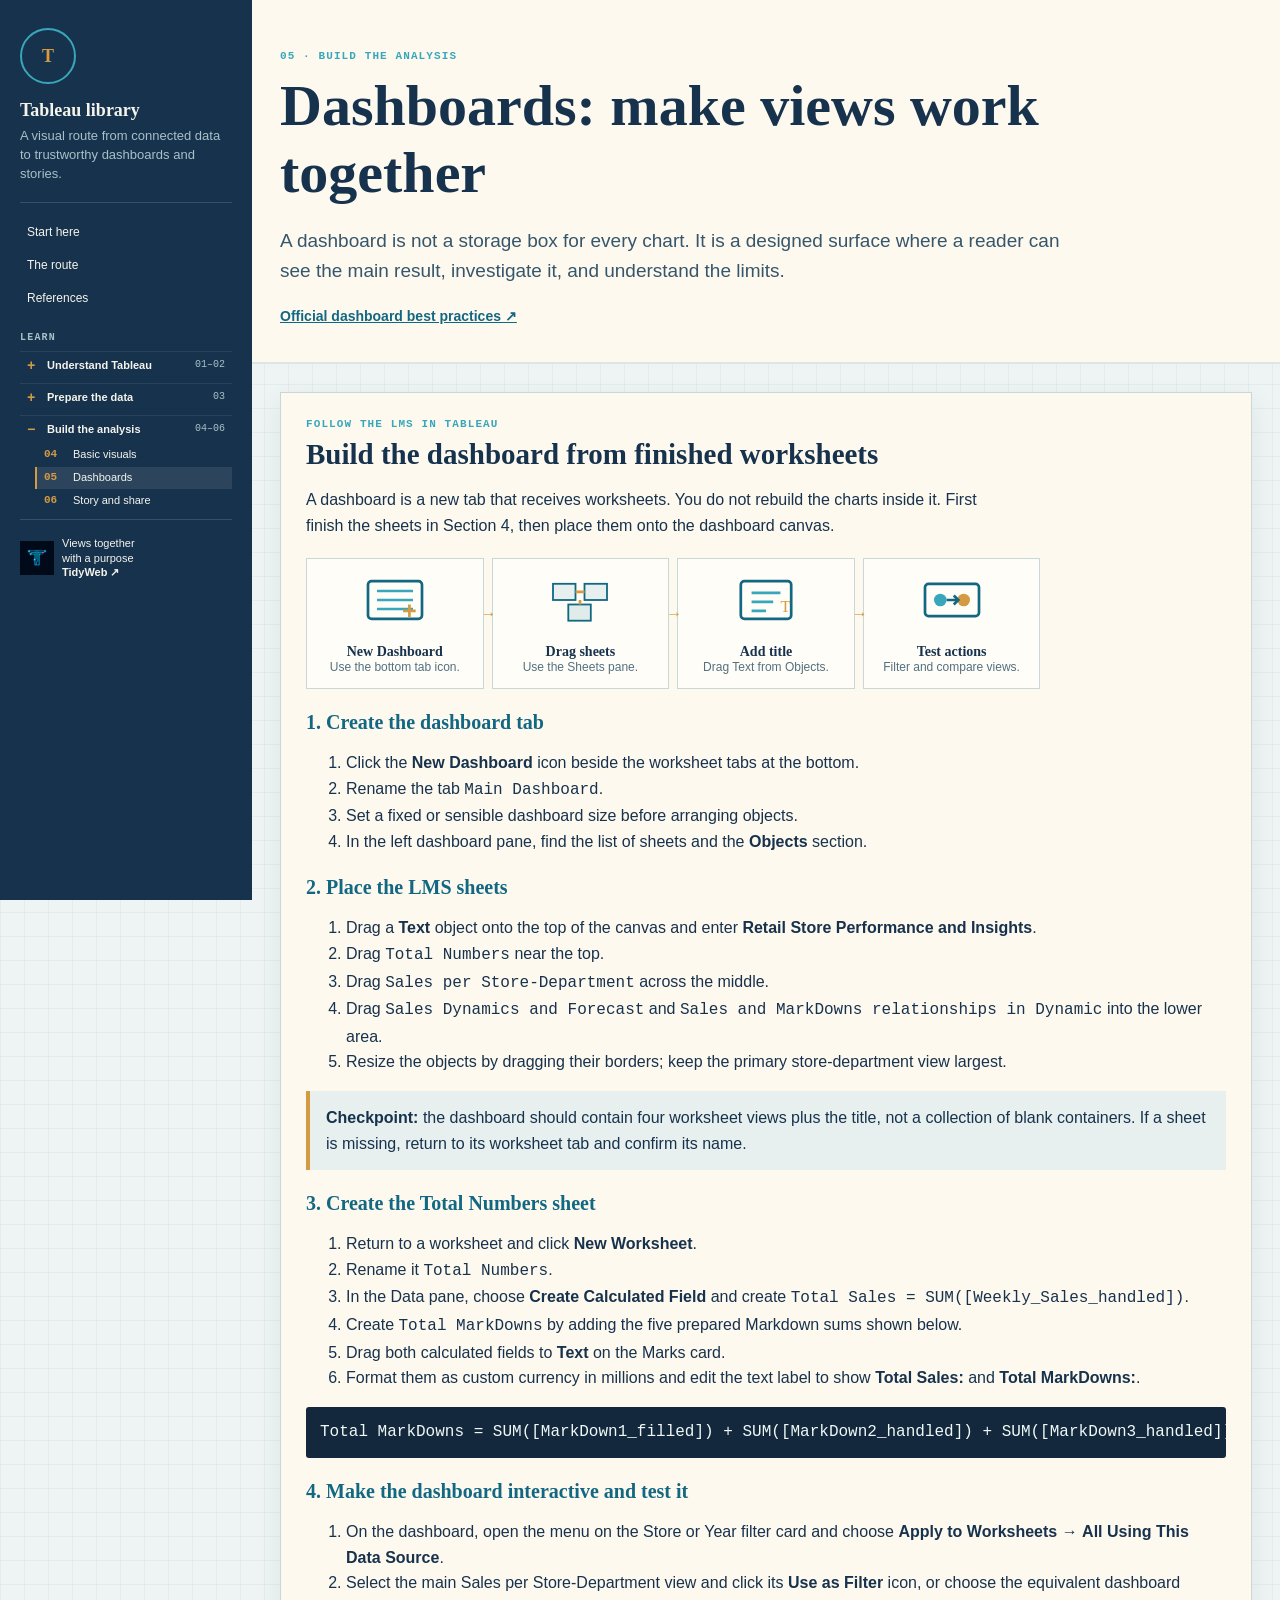
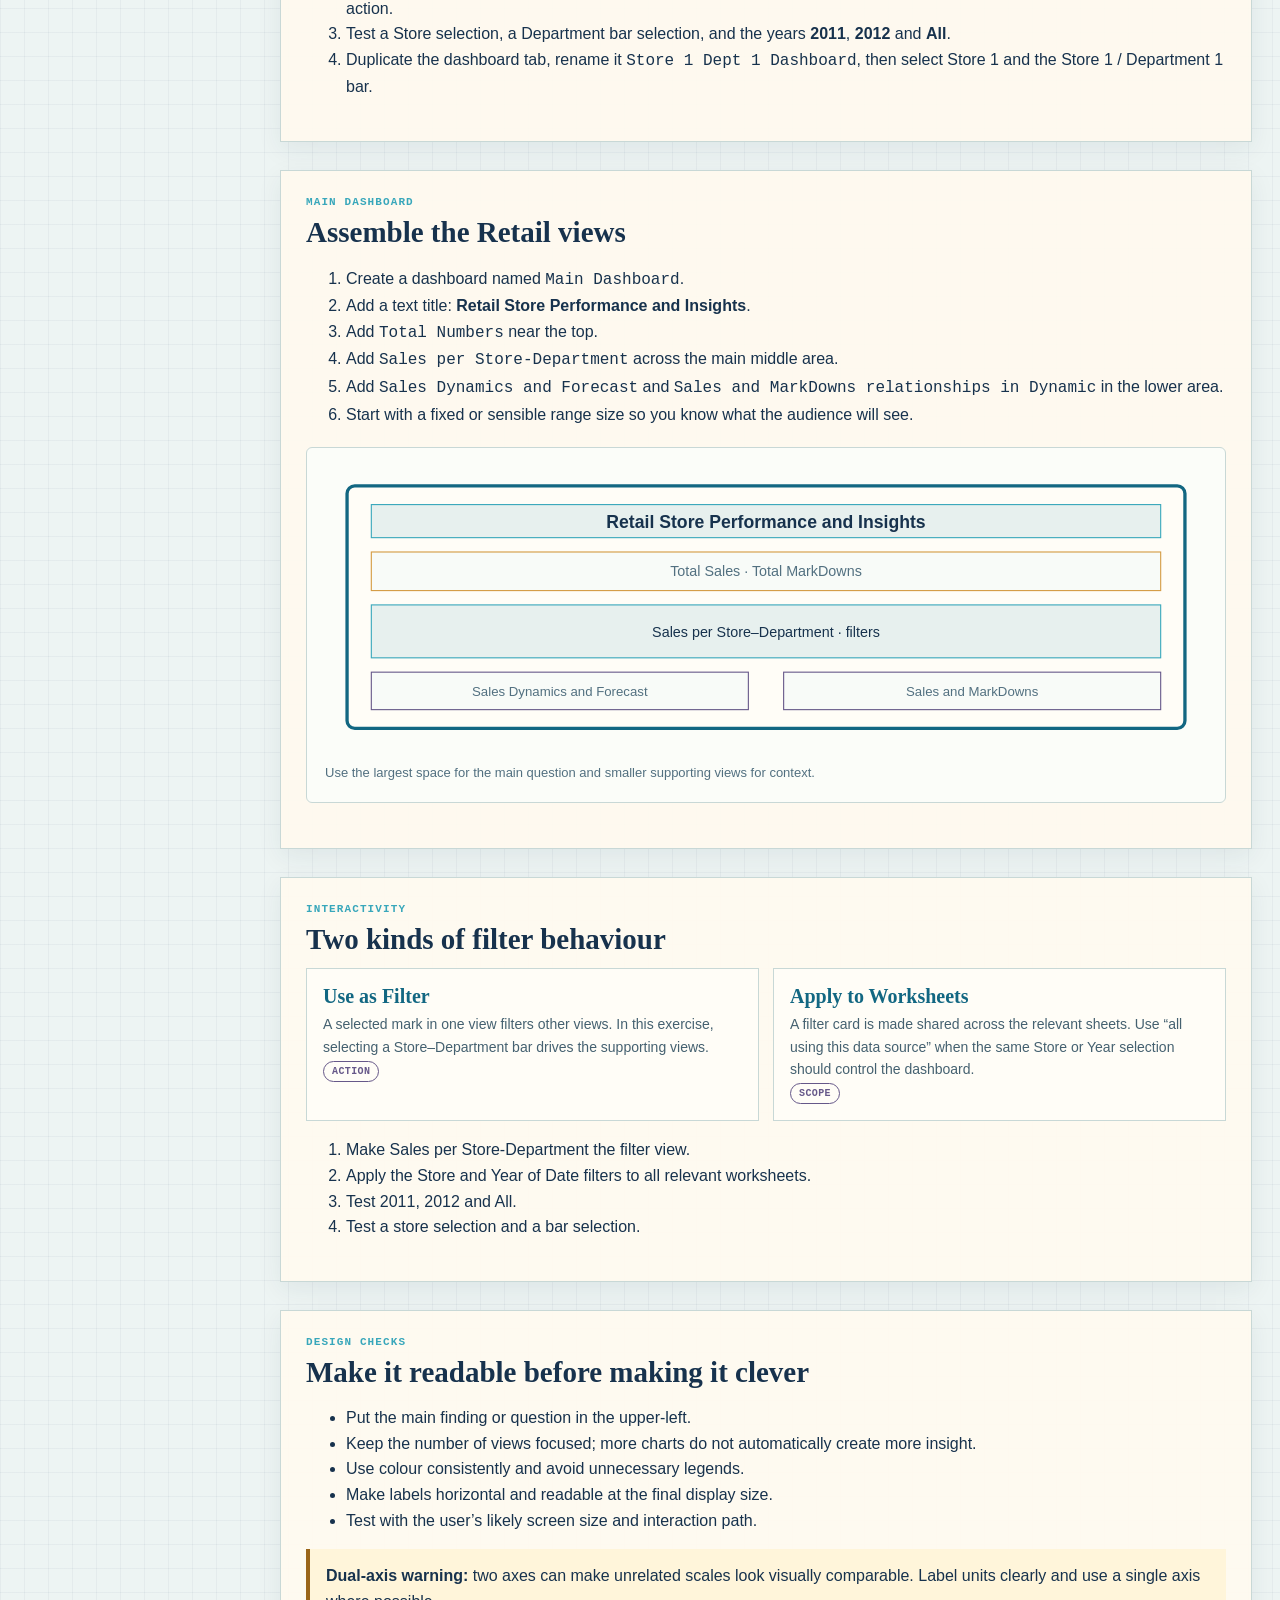
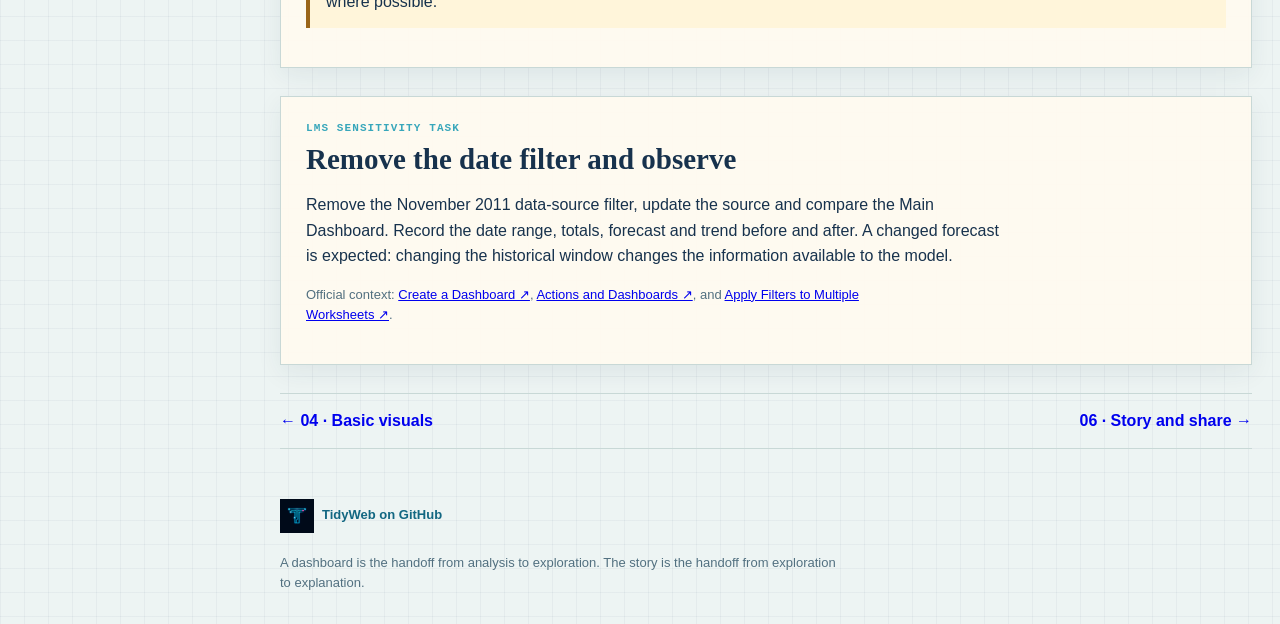
<file: guides/05-dashboards.html>
<!doctype html>
<html lang="en-GB"><head><meta charset="utf-8"><meta name="viewport" content="width=device-width, initial-scale=1"><title>05 · Dashboards — Tableau Learning Library</title><link rel="stylesheet" href="../assets/tableau-library.css"></head>
<body>
<aside class="rail"><a class="rail-home" href="../index.html"><div class="rail-mark">T</div><h2>Tableau library</h2></a><p class="rail-intro">A visual route from connected data to trustworthy dashboards and stories.</p><div class="library-route"><a href="../index.html#start">Start here</a><a href="../index.html#route">The route</a><a href="../index.html#references">References</a></div><p class="rail-label">Learn</p><details class="nav-group"><summary>Understand Tableau<small>01–02</small></summary><nav aria-label="Understand Tableau topics"><a href="01-start-here.html"><span class="topic-no">01</span>Start here</a><a href="02-data-model.html"><span class="topic-no">02</span>Data model</a></nav></details><details class="nav-group"><summary>Prepare the data<small>03</small></summary><nav aria-label="Prepare the data topics"><a href="03-clean-and-prepare.html"><span class="topic-no">03</span>Clean and prepare</a></nav></details><details class="nav-group" open><summary>Build the analysis<small>04–06</small></summary><nav aria-label="Build the analysis topics"><a href="04-basic-visuals.html"><span class="topic-no">04</span>Basic visuals</a><a href="05-dashboards.html" aria-current="page"><span class="topic-no">05</span>Dashboards</a><a href="06-story-and-share.html"><span class="topic-no">06</span>Story and share</a></nav></details><a class="rail-footer tidyweb-credit" href="https://tidyweb.co.uk/" target="_blank" rel="noopener"><img src="../assets/tidyweb_logo.png" alt="TidyWeb logo"><span>Views together<br>with a purpose<br><strong>TidyWeb ↗</strong></span></a></aside>
<header><div class="wrap"><p class="eyebrow">05 · Build the analysis</p><h1>Dashboards: make views work together</h1><p class="lede">A dashboard is not a storage box for every chart. It is a designed surface where a reader can see the main result, investigate it, and understand the limits.</p><p class="official-reference"><a href="https://help.tableau.com/current/pro/desktop/en-us/dashboards_best_practices.htm" target="_blank" rel="noopener">Official dashboard best practices ↗</a></p></div></header>
<main><div class="wrap">
<section class="section practical"><p class="label">Follow the LMS in Tableau</p><h2>Build the dashboard from finished worksheets</h2><p>A dashboard is a new tab that receives worksheets. You do not rebuild the charts inside it. First finish the sheets in Section 4, then place them onto the dashboard canvas.</p><div class="route-grid load-route"><div class="route-step"><div class="icon"><svg viewBox="0 0 80 60" role="img" aria-label="New dashboard"><rect x="10" y="9" width="60" height="42" rx="4" fill="#fffdf7" stroke="#126782" stroke-width="3"/><path d="M20 20h40M20 30h40M20 40h40" stroke="#38a7bb" stroke-width="3"/><path d="M56 35v14M49 42h14" stroke="#d49b43" stroke-width="3"/></svg></div><strong>New Dashboard</strong><span>Use the bottom tab icon.</span></div><div class="route-step"><div class="icon"><svg viewBox="0 0 80 60" role="img" aria-label="Add worksheets"><rect x="10" y="12" width="25" height="18" fill="#e7f0ee" stroke="#126782" stroke-width="2"/><rect x="45" y="12" width="25" height="18" fill="#e7f0ee" stroke="#126782" stroke-width="2"/><rect x="27" y="35" width="25" height="18" fill="#dfecea" stroke="#126782" stroke-width="2"/><path d="M35 21h10M40 30v5" stroke="#d49b43" stroke-width="3"/></svg></div><strong>Drag sheets</strong><span>Use the Sheets pane.</span></div><div class="route-step"><div class="icon"><svg viewBox="0 0 80 60" role="img" aria-label="Add text"><rect x="12" y="9" width="56" height="42" rx="4" fill="#fffdf7" stroke="#126782" stroke-width="3"/><path d="M24 22h32M24 32h24M24 42h16" stroke="#38a7bb" stroke-width="3"/><text x="56" y="43" fill="#d49b43" font-size="18" font-family="Georgia">T</text></svg></div><strong>Add title</strong><span>Drag Text from Objects.</span></div><div class="route-step"><div class="icon"><svg viewBox="0 0 80 60" role="img" aria-label="Dashboard action"><rect x="10" y="12" width="60" height="36" rx="4" fill="#fffdf7" stroke="#126782" stroke-width="3"/><circle cx="27" cy="30" r="7" fill="#38a7bb"/><circle cx="53" cy="30" r="7" fill="#d49b43"/><path d="M34 30h12M42 25l5 5-5 5" fill="none" stroke="#126782" stroke-width="3"/></svg></div><strong>Test actions</strong><span>Filter and compare views.</span></div></div>
<h3>1. Create the dashboard tab</h3><ol><li>Click the <strong>New Dashboard</strong> icon beside the worksheet tabs at the bottom.</li><li>Rename the tab <code>Main Dashboard</code>.</li><li>Set a fixed or sensible dashboard size before arranging objects.</li><li>In the left dashboard pane, find the list of sheets and the <strong>Objects</strong> section.</li></ol>
<h3>2. Place the LMS sheets</h3><ol><li>Drag a <strong>Text</strong> object onto the top of the canvas and enter <strong>Retail Store Performance and Insights</strong>.</li><li>Drag <code>Total Numbers</code> near the top.</li><li>Drag <code>Sales per Store-Department</code> across the middle.</li><li>Drag <code>Sales Dynamics and Forecast</code> and <code>Sales and MarkDowns relationships in Dynamic</code> into the lower area.</li><li>Resize the objects by dragging their borders; keep the primary store-department view largest.</li></ol><div class="callout"><strong>Checkpoint:</strong> the dashboard should contain four worksheet views plus the title, not a collection of blank containers. If a sheet is missing, return to its worksheet tab and confirm its name.</div>
<h3>3. Create the Total Numbers sheet</h3><ol><li>Return to a worksheet and click <strong>New Worksheet</strong>.</li><li>Rename it <code>Total Numbers</code>.</li><li>In the Data pane, choose <strong>Create Calculated Field</strong> and create <code>Total Sales = SUM([Weekly_Sales_handled])</code>.</li><li>Create <code>Total MarkDowns</code> by adding the five prepared Markdown sums shown below.</li><li>Drag both calculated fields to <strong>Text</strong> on the Marks card.</li><li>Format them as custom currency in millions and edit the text label to show <strong>Total Sales:</strong> and <strong>Total MarkDowns:</strong>.</li></ol><pre>Total MarkDowns = SUM([MarkDown1_filled]) + SUM([MarkDown2_handled]) + SUM([MarkDown3_handled]) + SUM([MarkDown4_filled]) + SUM([MarkDown5_handled])</pre>
<h3>4. Make the dashboard interactive and test it</h3><ol><li>On the dashboard, open the menu on the Store or Year filter card and choose <strong>Apply to Worksheets</strong> → <strong>All Using This Data Source</strong>.</li><li>Select the main Sales per Store-Department view and click its <strong>Use as Filter</strong> icon, or choose the equivalent dashboard action.</li><li>Test a Store selection, a Department bar selection, and the years <strong>2011</strong>, <strong>2012</strong> and <strong>All</strong>.</li><li>Duplicate the dashboard tab, rename it <code>Store 1 Dept 1 Dashboard</code>, then select Store 1 and the Store 1 / Department 1 bar.</li></ol></section>
<section class="section"><p class="label">Main Dashboard</p><h2>Assemble the Retail views</h2><ol><li>Create a dashboard named <code>Main Dashboard</code>.</li><li>Add a text title: <strong>Retail Store Performance and Insights</strong>.</li><li>Add <code>Total Numbers</code> near the top.</li><li>Add <code>Sales per Store-Department</code> across the main middle area.</li><li>Add <code>Sales Dynamics and Forecast</code> and <code>Sales and MarkDowns relationships in Dynamic</code> in the lower area.</li><li>Start with a fixed or sensible range size so you know what the audience will see.</li></ol><figure class="diagram"><svg viewBox="0 0 800 260" role="img" aria-labelledby="dash-title dash-desc"><title id="dash-title">Example dashboard layout</title><desc id="dash-desc">A dashboard with a title and total numbers at the top, a main store department view in the middle, and two supporting views at the bottom.</desc><g font-family="Arial" text-anchor="middle"><rect x="20" y="18" width="760" height="220" rx="7" fill="#fffdf7" stroke="#126782" stroke-width="3"/><rect x="42" y="35" width="716" height="30" fill="#e7f0ee" stroke="#38a7bb"/><text x="400" y="56" fill="#17324d" font-weight="700">Retail Store Performance and Insights</text><rect x="42" y="78" width="716" height="35" fill="#f8fbf8" stroke="#d49b43"/><text x="400" y="100" fill="#527080" font-size="13">Total Sales · Total MarkDowns</text><rect x="42" y="126" width="716" height="48" fill="#e7f0ee" stroke="#38a7bb"/><text x="400" y="155" fill="#17324d" font-size="13">Sales per Store–Department · filters</text><rect x="42" y="187" width="342" height="34" fill="#f8fbf8" stroke="#665889"/><rect x="416" y="187" width="342" height="34" fill="#f8fbf8" stroke="#665889"/><text x="213" y="209" fill="#527080" font-size="12">Sales Dynamics and Forecast</text><text x="587" y="209" fill="#527080" font-size="12">Sales and MarkDowns</text></g></svg><figcaption>Use the largest space for the main question and smaller supporting views for context.</figcaption></figure></section>
<section class="section"><p class="label">Interactivity</p><h2>Two kinds of filter behaviour</h2><div class="grid"><div class="card"><h3>Use as Filter</h3><p>A selected mark in one view filters other views. In this exercise, selecting a Store–Department bar drives the supporting views.</p><p><span class="status concept">action</span></p></div><div class="card"><h3>Apply to Worksheets</h3><p>A filter card is made shared across the relevant sheets. Use “all using this data source” when the same Store or Year selection should control the dashboard.</p><p><span class="status concept">scope</span></p></div></div><ol><li>Make Sales per Store-Department the filter view.</li><li>Apply the Store and Year of Date filters to all relevant worksheets.</li><li>Test 2011, 2012 and All.</li><li>Test a store selection and a bar selection.</li></ol></section>
<section class="section"><p class="label">Design checks</p><h2>Make it readable before making it clever</h2><ul><li>Put the main finding or question in the upper-left.</li><li>Keep the number of views focused; more charts do not automatically create more insight.</li><li>Use colour consistently and avoid unnecessary legends.</li><li>Make labels horizontal and readable at the final display size.</li><li>Test with the user’s likely screen size and interaction path.</li></ul><div class="callout warning"><strong>Dual-axis warning:</strong> two axes can make unrelated scales look visually comparable. Label units clearly and use a single axis where possible.</div></section>
<section class="section"><p class="label">LMS sensitivity task</p><h2>Remove the date filter and observe</h2><p>Remove the November 2011 data-source filter, update the source and compare the Main Dashboard. Record the date range, totals, forecast and trend before and after. A changed forecast is expected: changing the historical window changes the information available to the model.</p><p class="small">Official context: <a href="https://help.tableau.com/current/pro/desktop/en-us/dashboards_create.htm" target="_blank" rel="noopener">Create a Dashboard ↗</a>, <a href="https://help.tableau.com/current/pro/desktop/en-us/actions_dashboards.htm" target="_blank" rel="noopener">Actions and Dashboards ↗</a>, and <a href="https://help.tableau.com/current/pro/desktop/en-us/filtering_global.htm" target="_blank" rel="noopener">Apply Filters to Multiple Worksheets ↗</a>.</p></section>
<div class="pager"><a href="04-basic-visuals.html">← 04 · Basic visuals</a><a href="06-story-and-share.html">06 · Story and share →</a></div>
</div></main><footer><div class="wrap"><a class="tidyweb-footer" href="https://tidyweb.co.uk/" target="_blank" rel="noopener"><img src="../assets/tidyweb_logo.png" alt="TidyWeb logo"><span>TidyWeb on GitHub</span></a><p>A dashboard is the handoff from analysis to exploration. The story is the handoff from exploration to explanation.</p></div></footer>
</body></html>
</file>
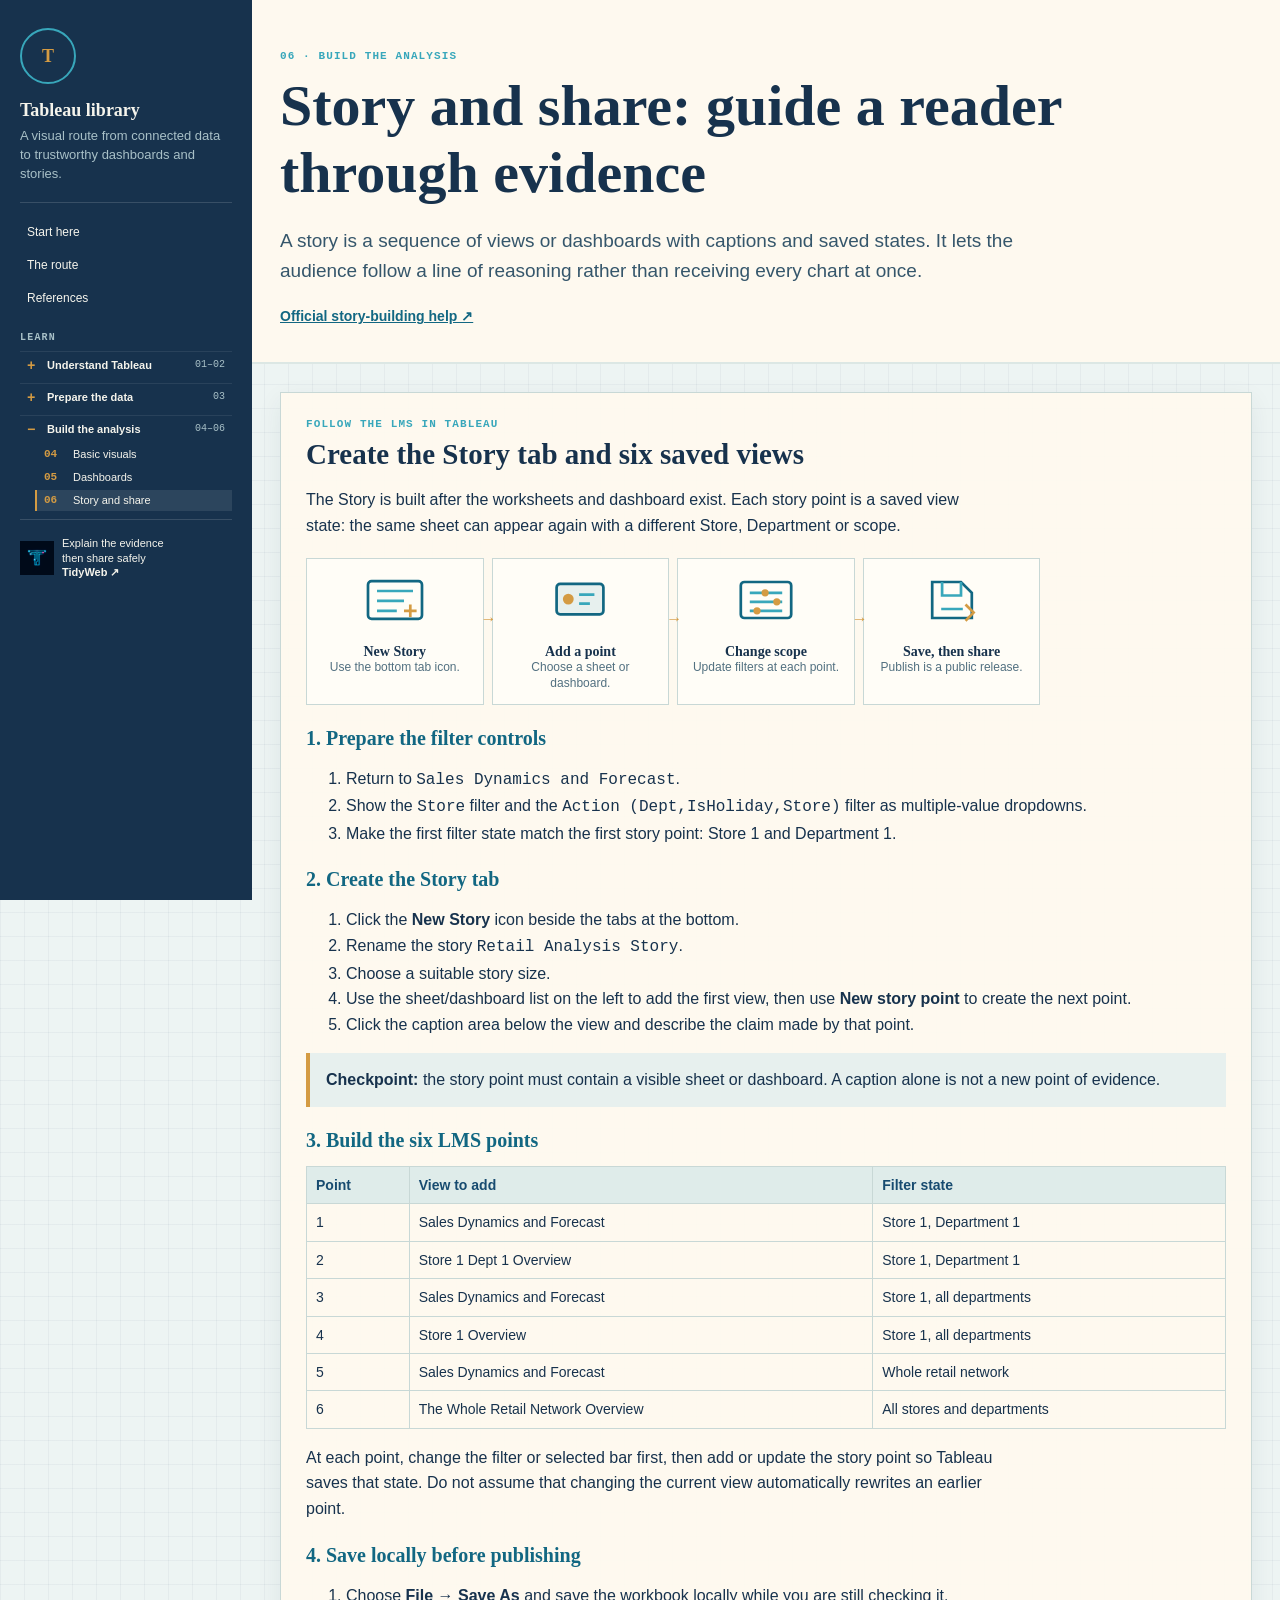
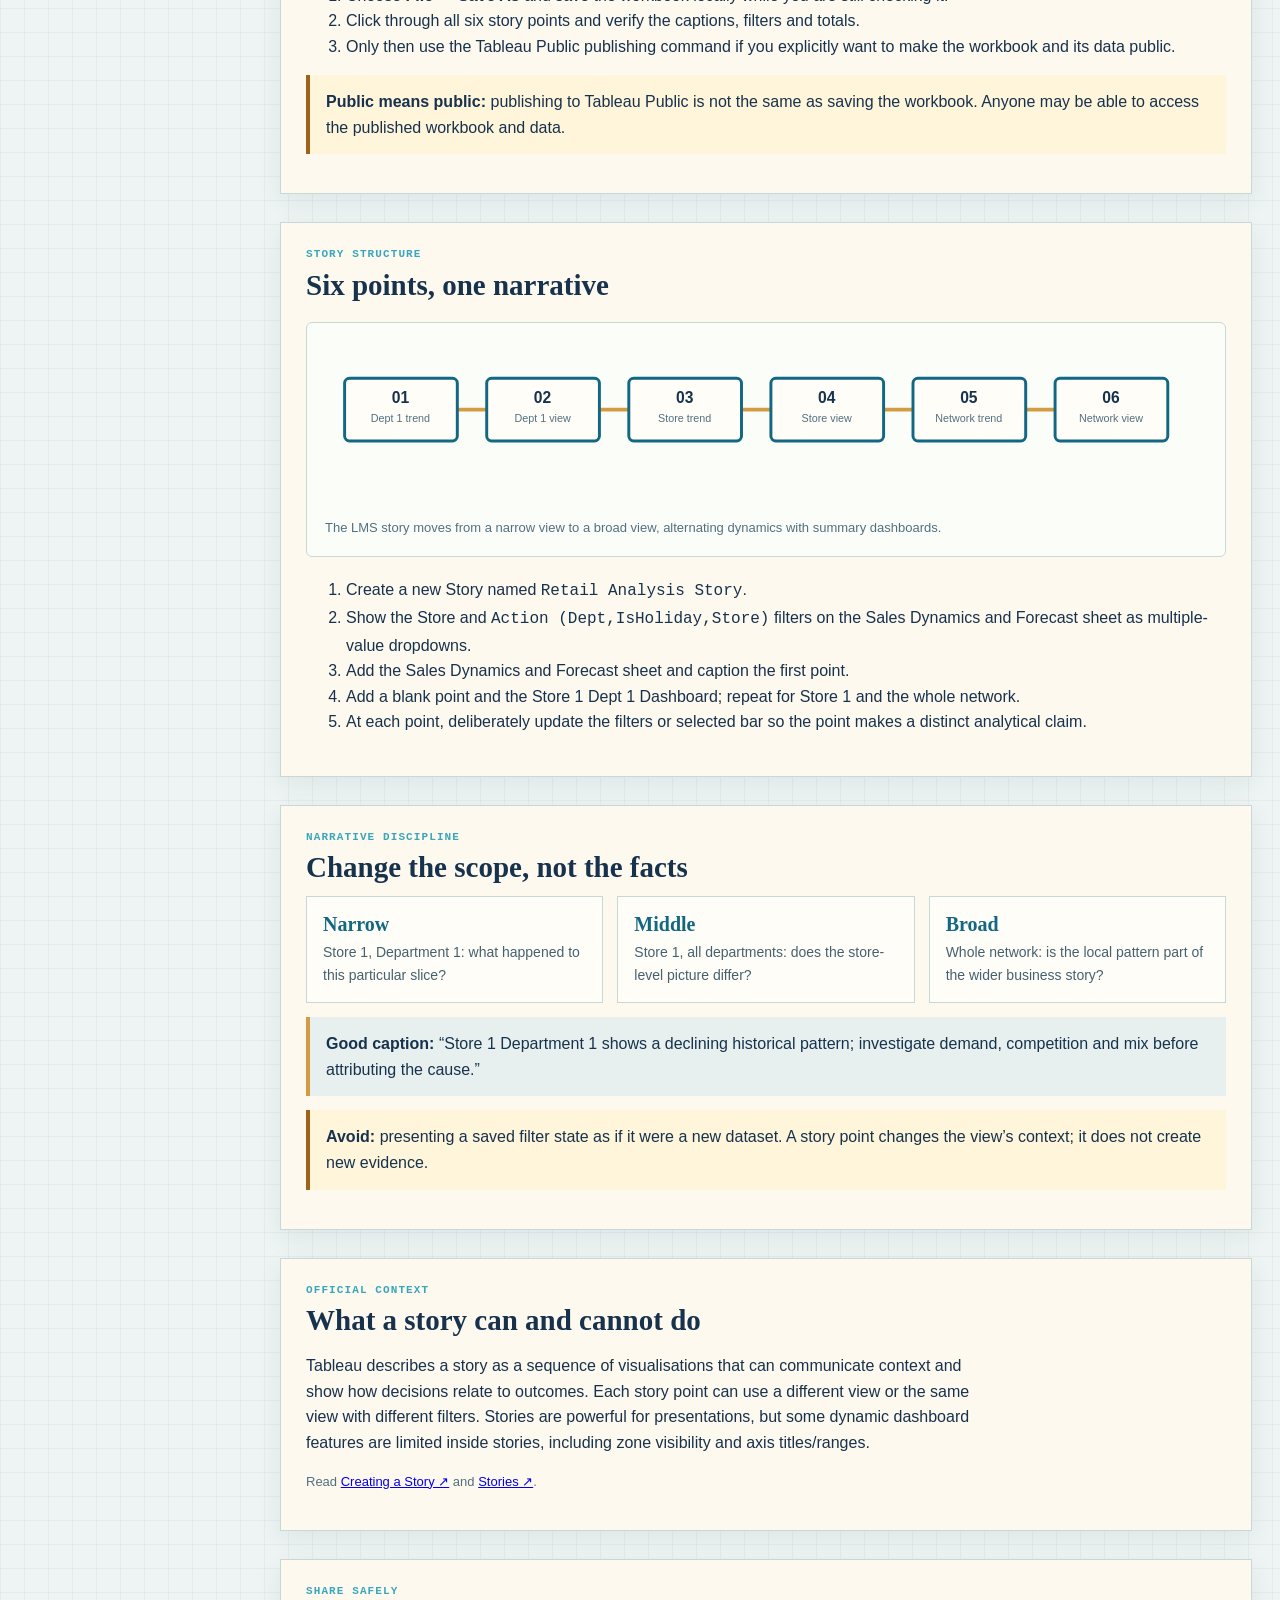
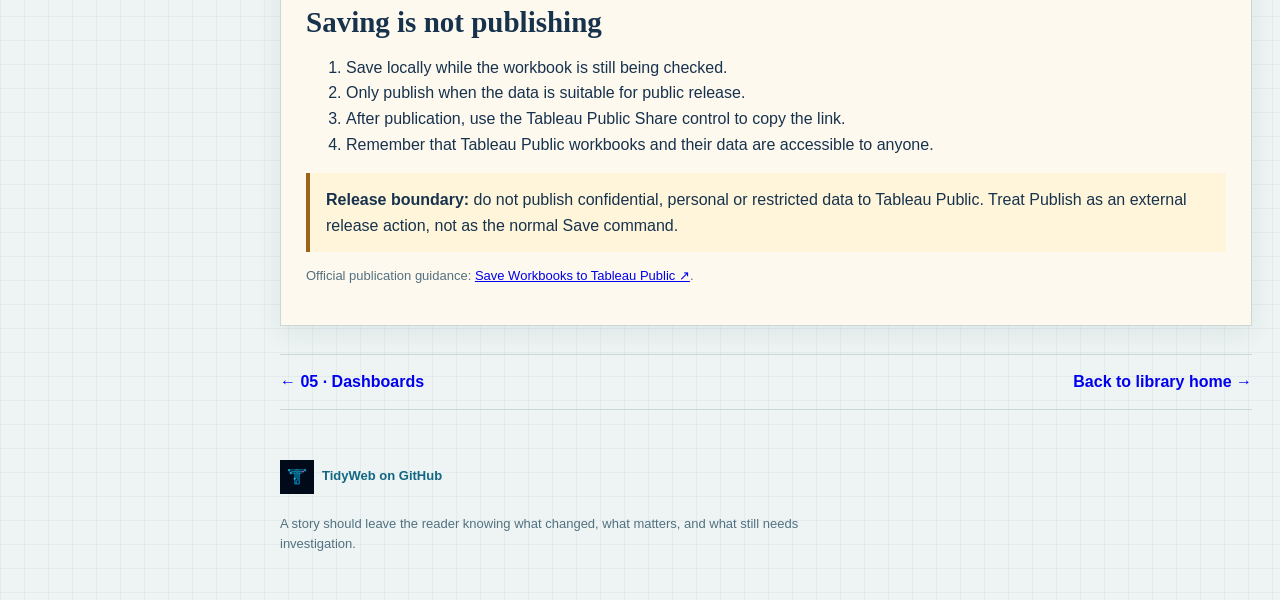
<file: guides/06-story-and-share.html>
<!doctype html>
<html lang="en-GB"><head><meta charset="utf-8"><meta name="viewport" content="width=device-width, initial-scale=1"><title>06 · Story and share — Tableau Learning Library</title><link rel="stylesheet" href="../assets/tableau-library.css"></head>
<body>
<aside class="rail"><a class="rail-home" href="../index.html"><div class="rail-mark">T</div><h2>Tableau library</h2></a><p class="rail-intro">A visual route from connected data to trustworthy dashboards and stories.</p><div class="library-route"><a href="../index.html#start">Start here</a><a href="../index.html#route">The route</a><a href="../index.html#references">References</a></div><p class="rail-label">Learn</p><details class="nav-group"><summary>Understand Tableau<small>01–02</small></summary><nav aria-label="Understand Tableau topics"><a href="01-start-here.html"><span class="topic-no">01</span>Start here</a><a href="02-data-model.html"><span class="topic-no">02</span>Data model</a></nav></details><details class="nav-group"><summary>Prepare the data<small>03</small></summary><nav aria-label="Prepare the data topics"><a href="03-clean-and-prepare.html"><span class="topic-no">03</span>Clean and prepare</a></nav></details><details class="nav-group" open><summary>Build the analysis<small>04–06</small></summary><nav aria-label="Build the analysis topics"><a href="04-basic-visuals.html"><span class="topic-no">04</span>Basic visuals</a><a href="05-dashboards.html"><span class="topic-no">05</span>Dashboards</a><a href="06-story-and-share.html" aria-current="page"><span class="topic-no">06</span>Story and share</a></nav></details><a class="rail-footer tidyweb-credit" href="https://tidyweb.co.uk/" target="_blank" rel="noopener"><img src="../assets/tidyweb_logo.png" alt="TidyWeb logo"><span>Explain the evidence<br>then share safely<br><strong>TidyWeb ↗</strong></span></a></aside>
<header><div class="wrap"><p class="eyebrow">06 · Build the analysis</p><h1>Story and share: guide a reader through evidence</h1><p class="lede">A story is a sequence of views or dashboards with captions and saved states. It lets the audience follow a line of reasoning rather than receiving every chart at once.</p><p class="official-reference"><a href="https://help.tableau.com/current/pro/desktop/en-us/story_create.htm" target="_blank" rel="noopener">Official story-building help ↗</a></p></div></header>
<main><div class="wrap">
<section class="section practical"><p class="label">Follow the LMS in Tableau</p><h2>Create the Story tab and six saved views</h2><p>The Story is built after the worksheets and dashboard exist. Each story point is a saved view state: the same sheet can appear again with a different Store, Department or scope.</p><div class="route-grid load-route"><div class="route-step"><div class="icon"><svg viewBox="0 0 80 60" role="img" aria-label="New story"><rect x="10" y="9" width="60" height="42" rx="4" fill="#fffdf7" stroke="#126782" stroke-width="3"/><path d="M20 20h40M20 31h30M20 42h22" stroke="#38a7bb" stroke-width="3"/><path d="M57 35v14M50 42h14" stroke="#d49b43" stroke-width="3"/></svg></div><strong>New Story</strong><span>Use the bottom tab icon.</span></div><div class="route-step"><div class="icon"><svg viewBox="0 0 80 60" role="img" aria-label="Story point"><rect x="14" y="12" width="52" height="34" rx="4" fill="#e7f0ee" stroke="#126782" stroke-width="3"/><circle cx="27" cy="29" r="6" fill="#d49b43"/><path d="M39 24h17M39 34h12" stroke="#38a7bb" stroke-width="3"/></svg></div><strong>Add a point</strong><span>Choose a sheet or dashboard.</span></div><div class="route-step"><div class="icon"><svg viewBox="0 0 80 60" role="img" aria-label="Change filters"><rect x="12" y="10" width="56" height="40" rx="4" fill="#fffdf7" stroke="#126782" stroke-width="3"/><path d="M22 22h36M22 32h36M22 42h36" stroke="#38a7bb" stroke-width="3"/><circle cx="39" cy="22" r="4" fill="#d49b43"/><circle cx="52" cy="32" r="4" fill="#d49b43"/><circle cx="30" cy="42" r="4" fill="#d49b43"/></svg></div><strong>Change scope</strong><span>Update filters at each point.</span></div><div class="route-step"><div class="icon"><svg viewBox="0 0 80 60" role="img" aria-label="Save and share"><path d="M18 10h32l12 12v28H18z" fill="#fffdf7" stroke="#126782" stroke-width="3"/><path d="M29 10v15h21V10M28 40h24" fill="none" stroke="#38a7bb" stroke-width="3"/><path d="M55 35l9 9-9 9" fill="none" stroke="#d49b43" stroke-width="3"/></svg></div><strong>Save, then share</strong><span>Publish is a public release.</span></div></div>
<h3>1. Prepare the filter controls</h3><ol><li>Return to <code>Sales Dynamics and Forecast</code>.</li><li>Show the <code>Store</code> filter and the <code>Action (Dept,IsHoliday,Store)</code> filter as multiple-value dropdowns.</li><li>Make the first filter state match the first story point: Store 1 and Department 1.</li></ol>
<h3>2. Create the Story tab</h3><ol><li>Click the <strong>New Story</strong> icon beside the tabs at the bottom.</li><li>Rename the story <code>Retail Analysis Story</code>.</li><li>Choose a suitable story size.</li><li>Use the sheet/dashboard list on the left to add the first view, then use <strong>New story point</strong> to create the next point.</li><li>Click the caption area below the view and describe the claim made by that point.</li></ol><div class="callout"><strong>Checkpoint:</strong> the story point must contain a visible sheet or dashboard. A caption alone is not a new point of evidence.</div>
<h3>3. Build the six LMS points</h3><table><thead><tr><th>Point</th><th>View to add</th><th>Filter state</th></tr></thead><tbody><tr><td>1</td><td>Sales Dynamics and Forecast</td><td>Store 1, Department 1</td></tr><tr><td>2</td><td>Store 1 Dept 1 Overview</td><td>Store 1, Department 1</td></tr><tr><td>3</td><td>Sales Dynamics and Forecast</td><td>Store 1, all departments</td></tr><tr><td>4</td><td>Store 1 Overview</td><td>Store 1, all departments</td></tr><tr><td>5</td><td>Sales Dynamics and Forecast</td><td>Whole retail network</td></tr><tr><td>6</td><td>The Whole Retail Network Overview</td><td>All stores and departments</td></tr></tbody></table><p>At each point, change the filter or selected bar first, then add or update the story point so Tableau saves that state. Do not assume that changing the current view automatically rewrites an earlier point.</p>
<h3>4. Save locally before publishing</h3><ol><li>Choose <strong>File → Save As</strong> and save the workbook locally while you are still checking it.</li><li>Click through all six story points and verify the captions, filters and totals.</li><li>Only then use the Tableau Public publishing command if you explicitly want to make the workbook and its data public.</li></ol><div class="callout warning"><strong>Public means public:</strong> publishing to Tableau Public is not the same as saving the workbook. Anyone may be able to access the published workbook and data.</div></section>
<section class="section"><p class="label">Story structure</p><h2>Six points, one narrative</h2><figure class="diagram"><svg viewBox="0 0 900 170" role="img" aria-labelledby="story-title story-desc"><title id="story-title">Six Tableau story points</title><desc id="story-desc">Six connected cards show progression from a department to a store and then the whole network.</desc><g font-family="Arial" text-anchor="middle"><path d="M70 70H830" stroke="#d49b43" stroke-width="4"/><g fill="#fffdf7" stroke="#126782" stroke-width="3"><rect x="20" y="38" width="115" height="64" rx="5"/><rect x="165" y="38" width="115" height="64" rx="5"/><rect x="310" y="38" width="115" height="64" rx="5"/><rect x="455" y="38" width="115" height="64" rx="5"/><rect x="600" y="38" width="115" height="64" rx="5"/><rect x="745" y="38" width="115" height="64" rx="5"/></g><g fill="#17324d" font-weight="700"><text x="77" y="63">01</text><text x="222" y="63">02</text><text x="367" y="63">03</text><text x="512" y="63">04</text><text x="657" y="63">05</text><text x="802" y="63">06</text></g><g fill="#527080" font-size="11"><text x="77" y="83">Dept 1 trend</text><text x="222" y="83">Dept 1 view</text><text x="367" y="83">Store trend</text><text x="512" y="83">Store view</text><text x="657" y="83">Network trend</text><text x="802" y="83">Network view</text></g></g></svg><figcaption>The LMS story moves from a narrow view to a broad view, alternating dynamics with summary dashboards.</figcaption></figure><ol><li>Create a new Story named <code>Retail Analysis Story</code>.</li><li>Show the Store and <code>Action (Dept,IsHoliday,Store)</code> filters on the Sales Dynamics and Forecast sheet as multiple-value dropdowns.</li><li>Add the Sales Dynamics and Forecast sheet and caption the first point.</li><li>Add a blank point and the Store 1 Dept 1 Dashboard; repeat for Store 1 and the whole network.</li><li>At each point, deliberately update the filters or selected bar so the point makes a distinct analytical claim.</li></ol></section>
<section class="section"><p class="label">Narrative discipline</p><h2>Change the scope, not the facts</h2><div class="grid"><div class="card"><h3>Narrow</h3><p>Store 1, Department 1: what happened to this particular slice?</p></div><div class="card"><h3>Middle</h3><p>Store 1, all departments: does the store-level picture differ?</p></div><div class="card"><h3>Broad</h3><p>Whole network: is the local pattern part of the wider business story?</p></div></div><div class="callout"><strong>Good caption:</strong> “Store 1 Department 1 shows a declining historical pattern; investigate demand, competition and mix before attributing the cause.”</div><div class="callout warning"><strong>Avoid:</strong> presenting a saved filter state as if it were a new dataset. A story point changes the view’s context; it does not create new evidence.</div></section>
<section class="section"><p class="label">Official context</p><h2>What a story can and cannot do</h2><p>Tableau describes a story as a sequence of visualisations that can communicate context and show how decisions relate to outcomes. Each story point can use a different view or the same view with different filters. Stories are powerful for presentations, but some dynamic dashboard features are limited inside stories, including zone visibility and axis titles/ranges.</p><p class="small">Read <a href="https://help.tableau.com/current/pro/desktop/en-us/story_create.htm" target="_blank" rel="noopener">Creating a Story ↗</a> and <a href="https://help.tableau.com/current/pro/desktop/en-us/stories.htm" target="_blank" rel="noopener">Stories ↗</a>.</p></section>
<section class="section"><p class="label">Share safely</p><h2>Saving is not publishing</h2><ol><li>Save locally while the workbook is still being checked.</li><li>Only publish when the data is suitable for public release.</li><li>After publication, use the Tableau Public Share control to copy the link.</li><li>Remember that Tableau Public workbooks and their data are accessible to anyone.</li></ol><div class="callout warning"><strong>Release boundary:</strong> do not publish confidential, personal or restricted data to Tableau Public. Treat Publish as an external release action, not as the normal Save command.</div><p class="small">Official publication guidance: <a href="https://help.tableau.com/current/pro/desktop/en-us/publish_workbooks_tableaupublic.htm" target="_blank" rel="noopener">Save Workbooks to Tableau Public ↗</a>.</p></section>
<div class="pager"><a href="05-dashboards.html">← 05 · Dashboards</a><a href="../index.html">Back to library home →</a></div>
</div></main><footer><div class="wrap"><a class="tidyweb-footer" href="https://tidyweb.co.uk/" target="_blank" rel="noopener"><img src="../assets/tidyweb_logo.png" alt="TidyWeb logo"><span>TidyWeb on GitHub</span></a><p>A story should leave the reader knowing what changed, what matters, and what still needs investigation.</p></div></footer>
</body></html>
</file>
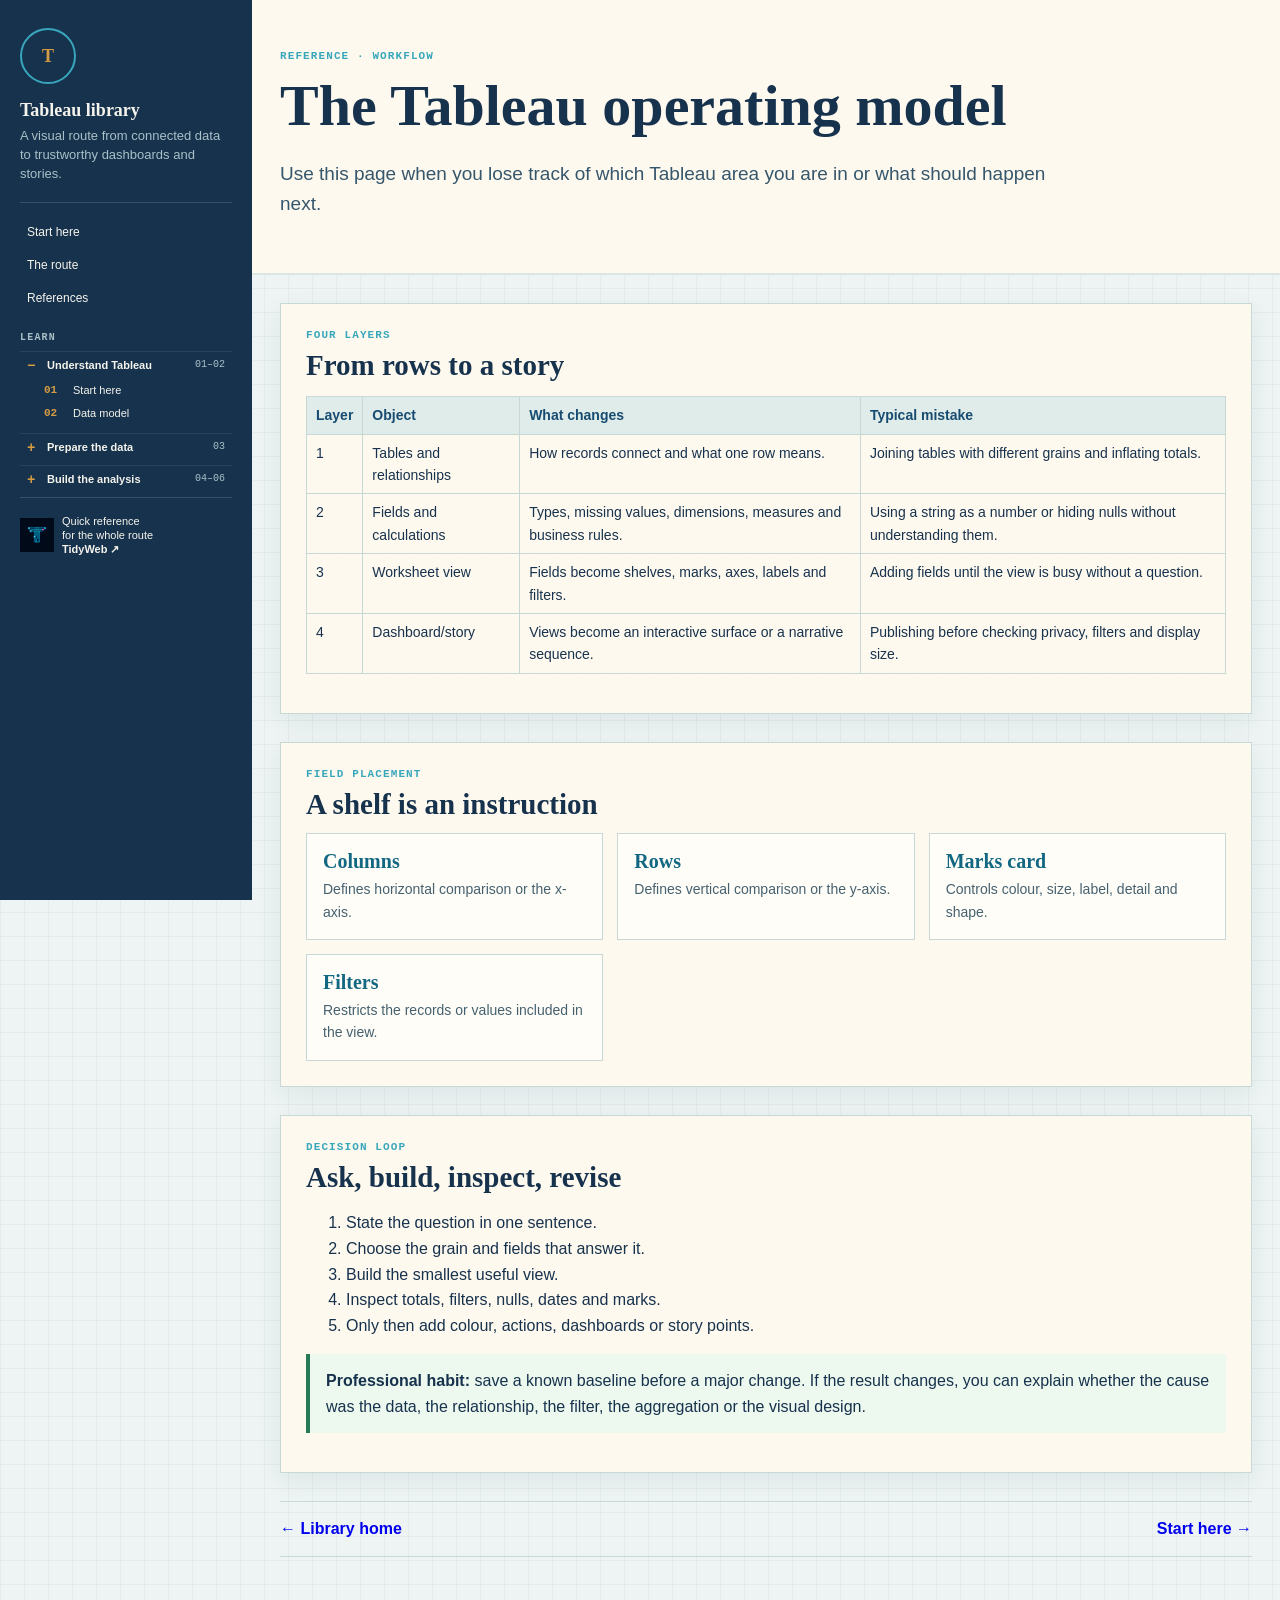
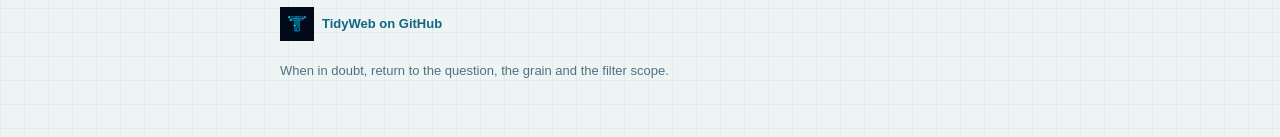
<file: references/workflow.html>
<!doctype html>
<html lang="en-GB"><head><meta charset="utf-8"><meta name="viewport" content="width=device-width, initial-scale=1"><title>Workflow map — Tableau Learning Library</title><link rel="stylesheet" href="../assets/tableau-library.css"></head>
<body>
<aside class="rail"><a class="rail-home" href="../index.html"><div class="rail-mark">T</div><h2>Tableau library</h2></a><p class="rail-intro">A visual route from connected data to trustworthy dashboards and stories.</p><div class="library-route"><a href="../index.html#start">Start here</a><a href="../index.html#route">The route</a><a href="../index.html#references">References</a></div><p class="rail-label">Learn</p><details class="nav-group" open><summary>Understand Tableau<small>01–02</small></summary><nav aria-label="Understand Tableau topics"><a href="../guides/01-start-here.html"><span class="topic-no">01</span>Start here</a><a href="../guides/02-data-model.html"><span class="topic-no">02</span>Data model</a></nav></details><details class="nav-group"><summary>Prepare the data<small>03</small></summary><nav aria-label="Prepare the data topics"><a href="../guides/03-clean-and-prepare.html"><span class="topic-no">03</span>Clean and prepare</a></nav></details><details class="nav-group"><summary>Build the analysis<small>04–06</small></summary><nav aria-label="Build the analysis topics"><a href="../guides/04-basic-visuals.html"><span class="topic-no">04</span>Basic visuals</a><a href="../guides/05-dashboards.html"><span class="topic-no">05</span>Dashboards</a><a href="../guides/06-story-and-share.html"><span class="topic-no">06</span>Story and share</a></nav></details><a class="rail-footer tidyweb-credit" href="https://tidyweb.co.uk/" target="_blank" rel="noopener"><img src="../assets/tidyweb_logo.png" alt="TidyWeb logo"><span>Quick reference<br>for the whole route<br><strong>TidyWeb ↗</strong></span></a></aside>
<header><div class="wrap"><p class="eyebrow">Reference · Workflow</p><h1>The Tableau operating model</h1><p class="lede">Use this page when you lose track of which Tableau area you are in or what should happen next.</p></div></header>
<main><div class="wrap"><section class="section"><p class="label">Four layers</p><h2>From rows to a story</h2><table><thead><tr><th>Layer</th><th>Object</th><th>What changes</th><th>Typical mistake</th></tr></thead><tbody><tr><td>1</td><td>Tables and relationships</td><td>How records connect and what one row means.</td><td>Joining tables with different grains and inflating totals.</td></tr><tr><td>2</td><td>Fields and calculations</td><td>Types, missing values, dimensions, measures and business rules.</td><td>Using a string as a number or hiding nulls without understanding them.</td></tr><tr><td>3</td><td>Worksheet view</td><td>Fields become shelves, marks, axes, labels and filters.</td><td>Adding fields until the view is busy without a question.</td></tr><tr><td>4</td><td>Dashboard/story</td><td>Views become an interactive surface or a narrative sequence.</td><td>Publishing before checking privacy, filters and display size.</td></tr></tbody></table></section><section class="section"><p class="label">Field placement</p><h2>A shelf is an instruction</h2><div class="grid"><div class="card"><h3>Columns</h3><p>Defines horizontal comparison or the x-axis.</p></div><div class="card"><h3>Rows</h3><p>Defines vertical comparison or the y-axis.</p></div><div class="card"><h3>Marks card</h3><p>Controls colour, size, label, detail and shape.</p></div><div class="card"><h3>Filters</h3><p>Restricts the records or values included in the view.</p></div></div></section><section class="section"><p class="label">Decision loop</p><h2>Ask, build, inspect, revise</h2><ol><li>State the question in one sentence.</li><li>Choose the grain and fields that answer it.</li><li>Build the smallest useful view.</li><li>Inspect totals, filters, nulls, dates and marks.</li><li>Only then add colour, actions, dashboards or story points.</li></ol><div class="callout good"><strong>Professional habit:</strong> save a known baseline before a major change. If the result changes, you can explain whether the cause was the data, the relationship, the filter, the aggregation or the visual design.</div></section><div class="pager"><a href="../index.html">← Library home</a><a href="../guides/01-start-here.html">Start here →</a></div></div></main><footer><div class="wrap"><a class="tidyweb-footer" href="https://tidyweb.co.uk/" target="_blank" rel="noopener"><img src="../assets/tidyweb_logo.png" alt="TidyWeb logo"><span>TidyWeb on GitHub</span></a><p>When in doubt, return to the question, the grain and the filter scope.</p></div></footer>
</body></html>
</file>
<file: assets/tableau-library.css>
:root{--ink:#17324d;--blue:#126782;--cyan:#38a7bb;--gold:#d49b43;--paper:#fffaf0;--canvas:#edf4f3;--rail:#17324d;--rail-text:#f5f4ec;--rail-muted:#a8c0c7;--line:#c8d8d6;--soft:#e7f0ee;--good:#287b57;--warn:#9a6518;--purple:#665889;--shadow:0 8px 24px rgba(23,50,77,.07)}
*{box-sizing:border-box}html{scroll-behavior:smooth}body{margin:0;color:var(--ink);background:var(--canvas);background-image:linear-gradient(rgba(23,50,77,.045) 1px,transparent 1px),linear-gradient(90deg,rgba(23,50,77,.045) 1px,transparent 1px);background-size:24px 24px;font:16px/1.6 Arial,Helvetica,sans-serif}body{display:grid;grid-template-columns:252px minmax(0,1fr);min-height:100vh}
.rail{grid-row:span 4;position:sticky;top:0;height:100vh;overflow-y:auto;padding:28px 20px;background:var(--rail);color:var(--rail-text)}.rail a{color:var(--rail-text);text-decoration:none}.rail-mark{display:grid;place-items:center;width:56px;height:56px;margin-bottom:16px;border:2px solid var(--cyan);border-radius:50%;color:var(--gold);font:bold 18px Georgia,serif}.rail h2{margin:0 0 6px;font:700 18px Georgia,serif}.rail-intro{margin:0 0 18px;color:var(--rail-muted);font-size:13px;line-height:1.45}.rail-label{margin:18px 0 7px;color:var(--rail-muted);font:700 10px/1.2 monospace;letter-spacing:.12em;text-transform:uppercase}.library-route{display:flex;flex-direction:column;gap:2px;margin-bottom:14px;padding-top:14px;border-top:1px solid rgba(255,255,255,.14)}.library-route a{padding:6px 7px;font-size:12px}.nav-group{margin:3px 0;border-top:1px solid rgba(255,255,255,.08)}.nav-group summary{display:flex;justify-content:space-between;gap:8px;padding:7px;color:var(--rail-text);cursor:pointer;font:700 11px/1.25 Arial,Helvetica,sans-serif;list-style:none}.nav-group summary::-webkit-details-marker{display:none}.nav-group summary::before{content:'+';width:12px;color:var(--gold);font:700 14px/1 monospace}.nav-group[open] summary::before{content:'−'}.nav-group summary small{margin-left:auto;color:var(--rail-muted);font:10px monospace}.nav-group nav{display:flex;flex-direction:column;gap:1px;padding:0 0 5px 15px}.nav-group nav a{display:flex;gap:7px;padding:4px 7px;border-left:2px solid transparent;color:var(--rail-text);font-size:11px;line-height:1.25}.nav-group nav a:hover,.nav-group nav a[aria-current=page]{border-left-color:var(--gold);background:rgba(255,255,255,.09)}.topic-no{width:22px;color:var(--gold);font:700 11px monospace}.rail-footer{display:flex;gap:8px;align-items:center;margin-top:24px;padding-top:14px;border-top:1px solid rgba(255,255,255,.14);color:var(--rail-muted);font-size:11px}.rail-footer .mini-tableau{display:grid;place-items:center;width:32px;height:32px;border:1px solid var(--cyan);border-radius:5px;color:var(--gold);font-weight:bold}
header,main,footer{grid-column:2}.wrap{width:min(1040px,calc(100% - 56px));margin:0 auto}header{padding:50px 0 34px;background:rgba(255,250,240,.95);border-bottom:2px solid #dce7e4}.eyebrow,.label{margin:0;color:var(--cyan);font:700 11px/1.2 monospace;letter-spacing:.1em;text-transform:uppercase}h1,h2,h3{font-family:Georgia,"Times New Roman",serif;line-height:1.15}h1{max-width:900px;margin:10px 0 12px;font-size:clamp(32px,5vw,58px)}h2{margin:0 0 12px;font-size:29px}h3{margin:22px 0 7px;font-size:20px}p{max-width:78ch}.lede{max-width:780px;font-size:19px;color:#35566b}.official-reference{margin:10px 0 0;font-size:14px}.official-reference a{color:var(--blue);font-weight:700}.section{margin:28px 0;padding:25px;background:rgba(255,250,240,.94);border:1px solid var(--line);box-shadow:var(--shadow)}.section>.label{margin-bottom:7px}.grid{display:grid;grid-template-columns:repeat(auto-fit,minmax(235px,1fr));gap:14px}.card{display:block;padding:16px;background:#fffdf7;border:1px solid var(--line);text-decoration:none;transition:.15s ease}.card:hover{border-color:var(--cyan);transform:translateY(-1px);box-shadow:0 6px 14px rgba(23,50,77,.08)}.card h3{margin:0 0 5px;color:var(--blue);font-size:20px}.card p{margin:0;color:#456170;font-size:14px}.status{display:inline-block;padding:4px 8px;border:1px solid currentColor;border-radius:999px;font:700 10px monospace;letter-spacing:.04em;text-transform:uppercase}.ready{color:var(--good)}.source{color:var(--warn)}.concept{color:var(--purple)}.callout{padding:14px 16px;border-left:4px solid var(--gold);background:var(--soft);margin:14px 0}.callout.warning{border-left-color:var(--warn);background:#fff5da}.callout.good{border-left-color:var(--good);background:#edf8ef}.small{font-size:13px;color:#527080}.source-note{padding:12px 14px;border:1px dashed var(--line);background:#f8fbf8;color:#456170;font-size:14px}.diagram{margin:20px 0;padding:18px;background:#fbfdf9;border:1px solid var(--line);border-radius:6px}.diagram svg{display:block;width:100%;height:auto}.diagram figcaption{margin-top:10px;color:#527080;font-size:13px}.term{display:inline-block;padding:1px 5px;background:#e8f0ed;border-radius:3px;font-family:ui-monospace,SFMono-Regular,Menlo,Consolas,monospace;font-size:.91em}.route-grid{display:grid;grid-template-columns:repeat(5,1fr);gap:8px;align-items:stretch;margin:20px 0}.route-step{position:relative;padding:12px 10px;background:#fffdf7;border:1px solid var(--line);text-align:center}.route-step:not(:last-child)::after{content:'→';position:absolute;right:-14px;top:32%;z-index:2;color:var(--gold);font-weight:bold}.route-step .icon{height:66px;margin-bottom:7px}.route-step .icon svg{height:58px;width:72px}.route-step strong{display:block;font:700 14px Georgia,serif}.route-step span{display:block;color:#527080;font-size:12px;line-height:1.3}table{width:100%;border-collapse:collapse;margin:14px 0;font-size:14px}th,td{border:1px solid var(--line);padding:7px 9px;vertical-align:top;text-align:left}th{background:#dfecea;color:#174b70}pre{overflow:auto;padding:14px;background:#13283c;color:#eff8f6;border-radius:3px;line-height:1.45}.pager{display:flex;justify-content:space-between;gap:16px;margin:28px 0;padding:14px 0;border-top:1px solid var(--line);border-bottom:1px solid var(--line)}.pager a{max-width:48%;font-weight:700;text-decoration:none}footer{padding:22px 0 42px;color:#527080;font-size:13px}
@media(max-width:980px){body{display:block}.rail{position:static;height:auto;padding:20px 16px}.rail-intro,.rail-label{display:none}.library-route{flex-direction:row;overflow-x:auto;gap:4px}.library-route a{min-width:max-content}.nav-group{border-top:0}.nav-group summary{min-width:max-content}.nav-group nav{flex-direction:row;overflow-x:auto;padding-left:0}.nav-group nav a{min-width:max-content;border-left:0;border-bottom:2px solid transparent}.nav-group nav a[aria-current=page]{border-bottom-color:var(--gold);background:none}header,main,footer{display:block}.wrap{width:min(100% - 30px,760px)}header{padding:32px 0 24px}h1{font-size:38px}.section{padding:18px 15px;margin:18px 0}.route-grid{grid-template-columns:1fr}.route-step:not(:last-child)::after{content:'↓';right:48%;top:auto;bottom:-18px}.route-step{margin-bottom:10px}.route-step .icon{height:54px}.pager{align-items:flex-start}.pager a{max-width:50%;font-size:13px}}
.tidyweb-credit{margin-top:auto;padding-top:16px;color:var(--rail-muted);font:11px/1.3 Arial,Helvetica,sans-serif;text-decoration:none}.tidyweb-credit img{width:34px;height:34px;object-fit:contain;flex:0 0 auto}.tidyweb-credit:hover{color:var(--rail-text)}.tidyweb-footer{display:inline-flex;align-items:center;gap:8px;color:var(--blue);font-weight:700;text-decoration:none}.tidyweb-footer img{width:34px;height:34px;object-fit:contain;vertical-align:middle}.tidyweb-footer:hover{text-decoration:underline}
.screenshot-grid{display:grid;grid-template-columns:repeat(auto-fit,minmax(300px,1fr));gap:14px;margin:18px 0}.screenshot-card{margin:0;padding:10px;background:#fffdf7;border:1px solid var(--line);box-shadow:var(--shadow)}.screenshot-card img{display:block;width:100%;height:auto;border:1px solid var(--line)}.screenshot-card figcaption{padding:8px 2px 0;color:#527080;font-size:13px;line-height:1.4}.practical h3{color:var(--blue)}.mini-model{padding:12px}.mini-model figcaption{margin-top:6px}
</file>
